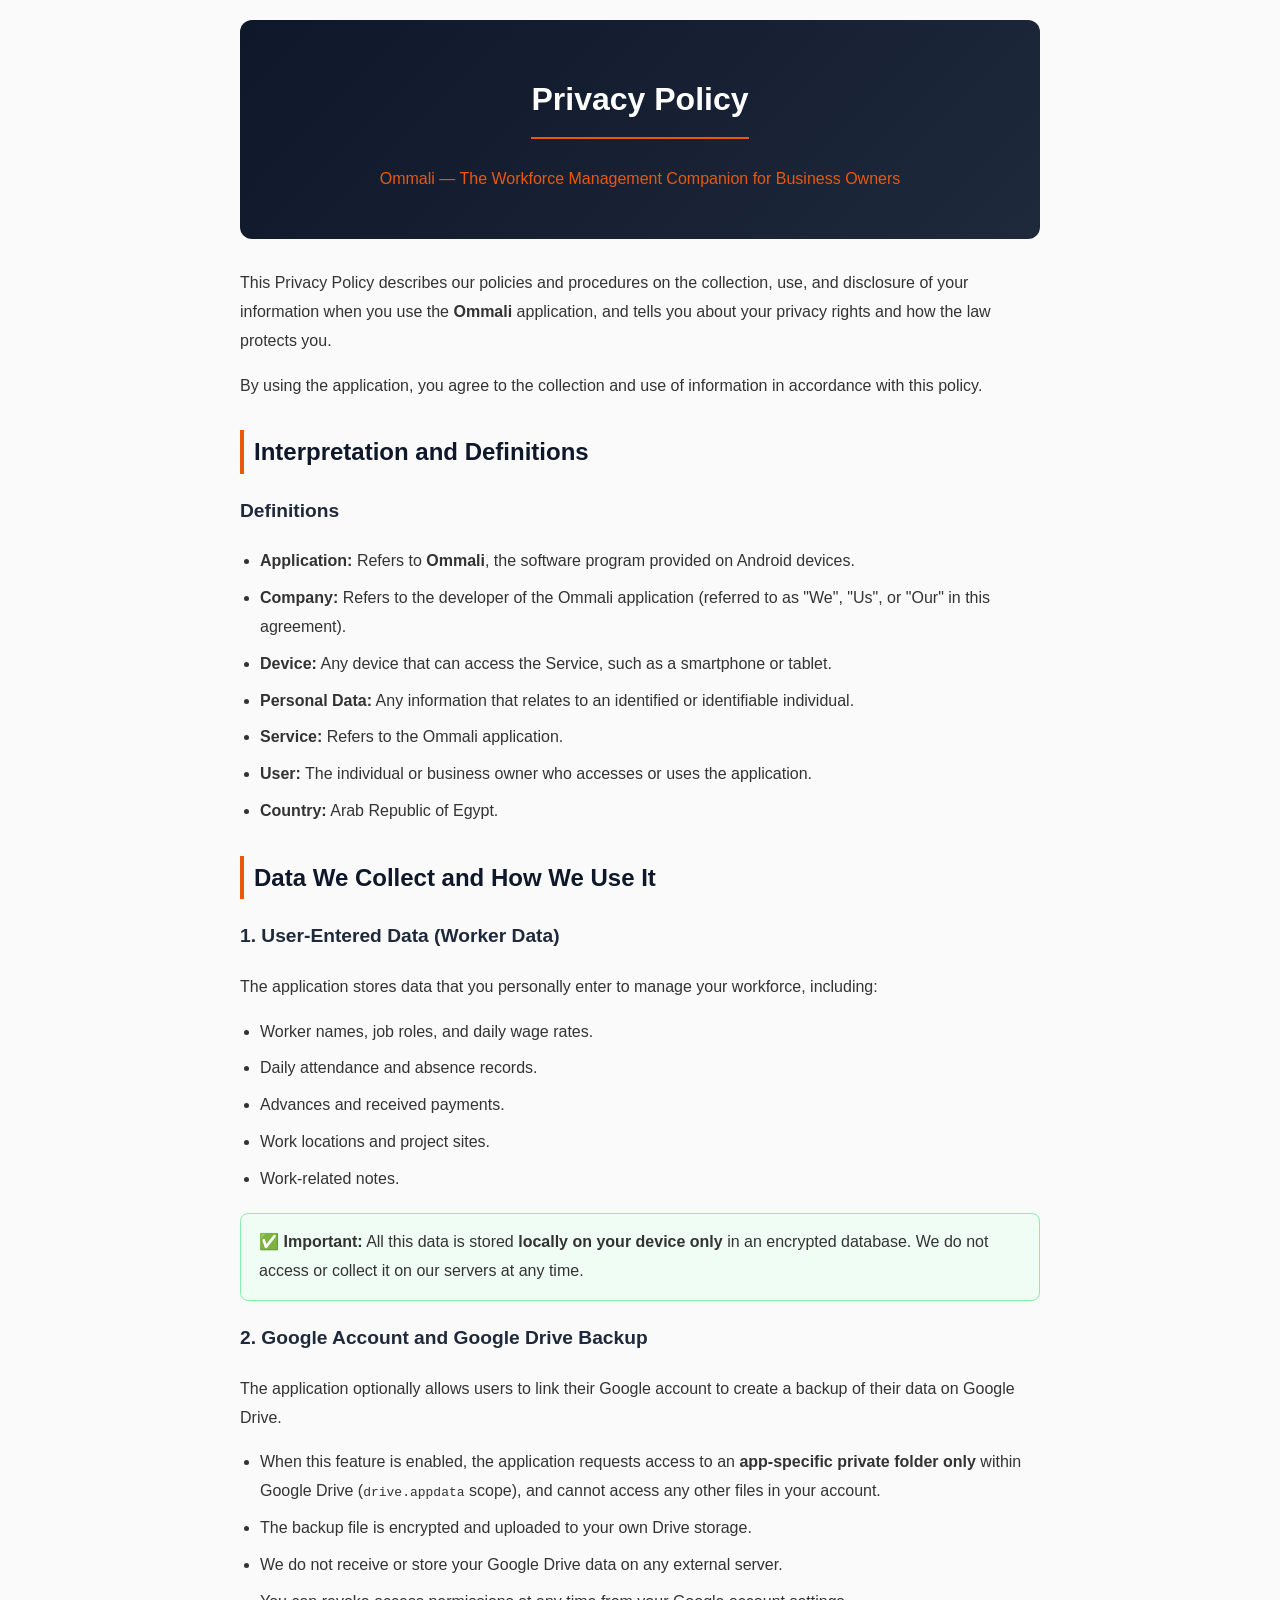
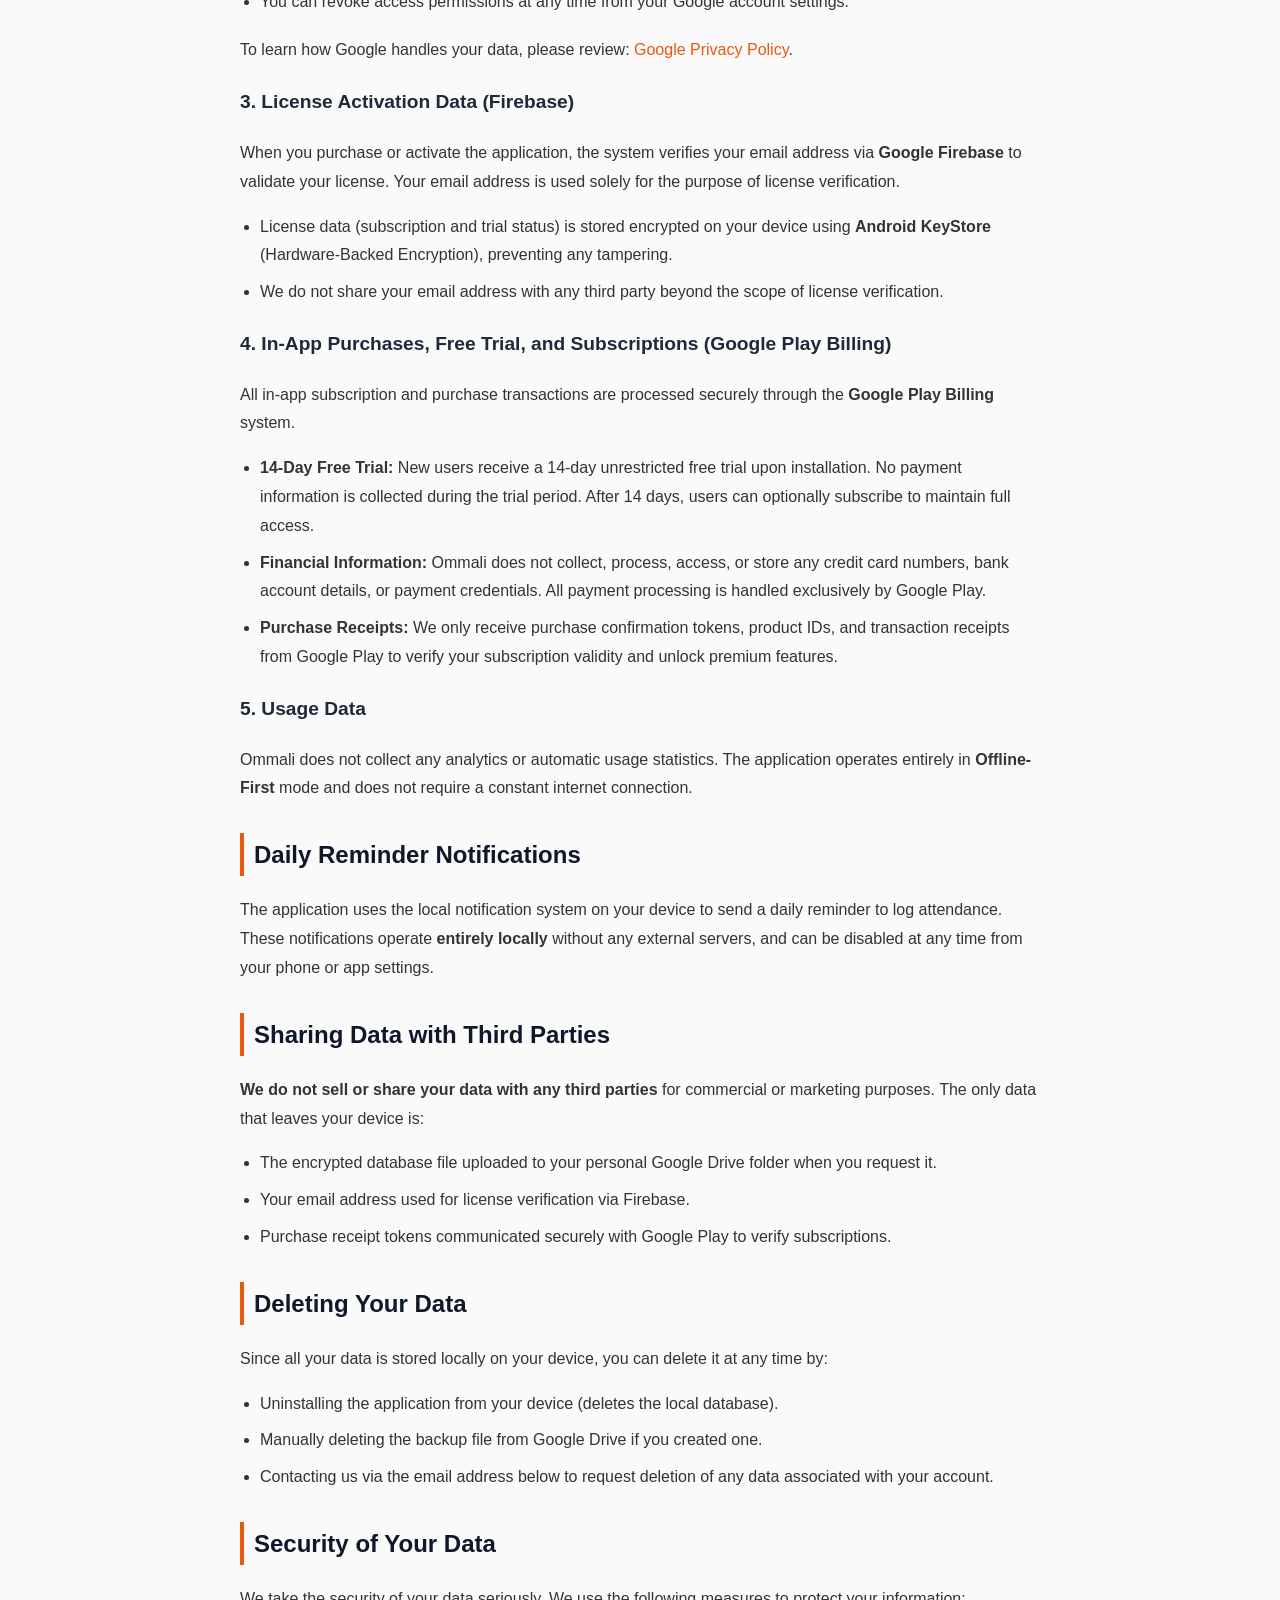
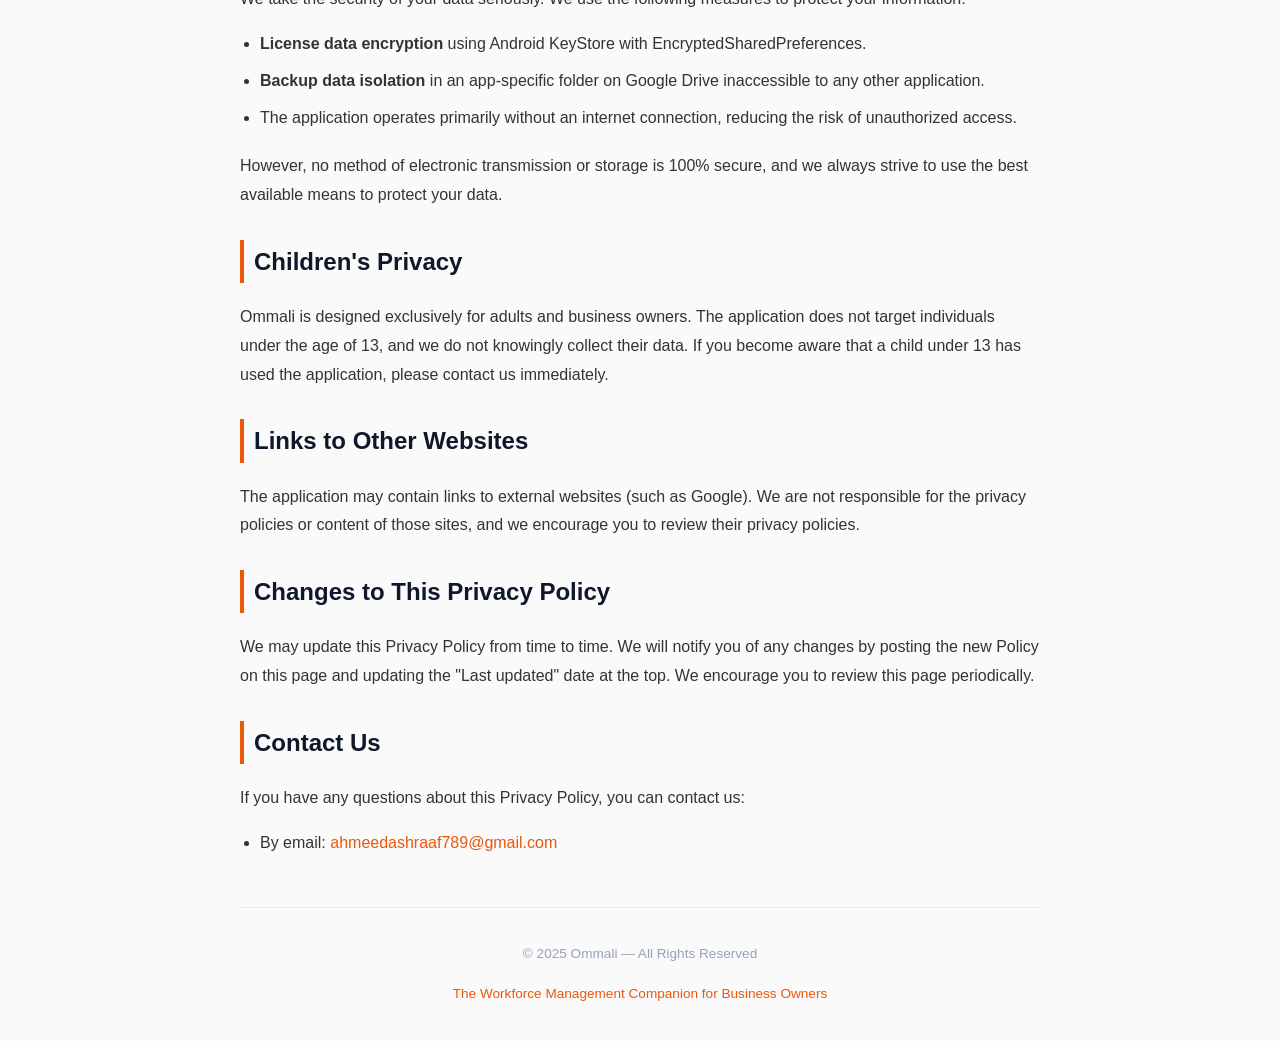
<file: privacy_policy.html>
<!DOCTYPE html>
<html lang="en">

<head>
    <meta charset="UTF-8">
    <meta name="viewport" content="width=device-width, initial-scale=1.0">
    <title>Privacy Policy - Ommali</title>
    <style>
        body {
            font-family: -apple-system, BlinkMacSystemFont, "Segoe UI", Roboto, Helvetica, Arial, sans-serif;
            line-height: 1.8;
            margin: 0 auto;
            padding: 20px;
            color: #333;
            max-width: 800px;
            background-color: #fafafa;
        }

        h1 {
            font-size: 2em;
            border-bottom: 2px solid #EA580C;
            padding-bottom: 10px;
            color: #0F172A;
        }

        h2 {
            font-size: 1.5em;
            margin-top: 30px;
            color: #0F172A;
            border-left: 4px solid #EA580C;
            padding-left: 10px;
        }

        h3 {
            font-size: 1.2em;
            margin-top: 20px;
            color: #1E293B;
        }

        a {
            color: #EA580C;
            text-decoration: none;
        }

        a:hover {
            text-decoration: underline;
        }

        ul {
            margin-bottom: 20px;
            padding-left: 20px;
        }

        li {
            margin-bottom: 8px;
        }

        p {
            margin-bottom: 15px;
        }

        .header-box {
            background: linear-gradient(135deg, #0F172A 0%, #1E293B 100%);
            color: white;
            padding: 30px;
            border-radius: 12px;
            margin-bottom: 30px;
            text-align: center;
        }

        .header-box h1 {
            color: white;
            border-bottom: 2px solid #EA580C;
            display: inline-block;
            padding-bottom: 8px;
        }

        .tagline {
            color: #EA580C;
            font-size: 1em;
            margin-top: 5px;
        }

        .last-updated {
            background: #FFF7ED;
            border: 1px solid #EA580C;
            border-radius: 8px;
            padding: 10px 16px;
            margin-bottom: 25px;
            font-size: 0.9em;
            color: #92400E;
        }

        .highlight-box {
            background: #F0FDF4;
            border: 1px solid #86EFAC;
            border-radius: 8px;
            padding: 14px 18px;
            margin: 15px 0;
        }

        footer {
            margin-top: 50px;
            padding-top: 20px;
            border-top: 1px solid #eaeaea;
            text-align: center;
            font-size: 0.85em;
            color: #94A3B8;
        }
    </style>
</head>

<body>

    <div class="header-box">
        <h1>Privacy Policy</h1>
        <p class="tagline">Ommali — The Workforce Management Companion for Business Owners</p>
    </div>

    <p>This Privacy Policy describes our policies and procedures on the collection, use, and disclosure of your
        information when you use the <strong>Ommali</strong> application, and tells you about your privacy rights and
        how the law protects you.</p>
    <p>By using the application, you agree to the collection and use of information in accordance with this policy.</p>

    <h2>Interpretation and Definitions</h2>

    <h3>Definitions</h3>
    <ul>
        <li><strong>Application:</strong> Refers to <strong>Ommali</strong>, the software program provided on Android
            devices.</li>
        <li><strong>Company:</strong> Refers to the developer of the Ommali application (referred to as "We", "Us", or
            "Our" in this agreement).</li>
        <li><strong>Device:</strong> Any device that can access the Service, such as a smartphone or tablet.</li>
        <li><strong>Personal Data:</strong> Any information that relates to an identified or identifiable individual.
        </li>
        <li><strong>Service:</strong> Refers to the Ommali application.</li>
        <li><strong>User:</strong> The individual or business owner who accesses or uses the application.</li>
        <li><strong>Country:</strong> Arab Republic of Egypt.</li>
    </ul>

    <h2>Data We Collect and How We Use It</h2>

    <h3>1. User-Entered Data (Worker Data)</h3>
    <p>The application stores data that you personally enter to manage your workforce, including:</p>
    <ul>
        <li>Worker names, job roles, and daily wage rates.</li>
        <li>Daily attendance and absence records.</li>
        <li>Advances and received payments.</li>
        <li>Work locations and project sites.</li>
        <li>Work-related notes.</li>
    </ul>
    <div class="highlight-box">
        ✅ <strong>Important:</strong> All this data is stored <strong>locally on your device only</strong> in an
        encrypted database. We do not access or collect it on our servers at any time.
    </div>

    <h3>2. Google Account and Google Drive Backup</h3>
    <p>The application optionally allows users to link their Google account to create a backup of their data on Google
        Drive.</p>
    <ul>
        <li>When this feature is enabled, the application requests access to an <strong>app-specific private folder
                only</strong> within Google Drive (<code>drive.appdata</code> scope), and cannot access any other files
            in your account.</li>
        <li>The backup file is encrypted and uploaded to your own Drive storage.</li>
        <li>We do not receive or store your Google Drive data on any external server.</li>
        <li>You can revoke access permissions at any time from your Google account settings.</li>
    </ul>
    <p>To learn how Google handles your data, please review: <a href="https://policies.google.com/privacy"
            target="_blank">Google Privacy Policy</a>.</p>

    <h3>3. License Activation Data (Firebase)</h3>
    <p>When you purchase or activate the application, the system verifies your email address via <strong>Google Firebase</strong> to
        validate your license. Your email address is used solely for the purpose of license verification.</p>
    <ul>
        <li>License data (subscription and trial status) is stored encrypted on your device using <strong>Android
                KeyStore</strong> (Hardware-Backed Encryption), preventing any tampering.</li>
        <li>We do not share your email address with any third party beyond the scope of license verification.</li>
    </ul>

    <h3>4. In-App Purchases, Free Trial, and Subscriptions (Google Play Billing)</h3>
    <p>All in-app subscription and purchase transactions are processed securely through the <strong>Google Play Billing</strong> system.</p>
    <ul>
        <li><strong>14-Day Free Trial:</strong> New users receive a 14-day unrestricted free trial upon installation. No payment information is collected during the trial period. After 14 days, users can optionally subscribe to maintain full access.</li>
        <li><strong>Financial Information:</strong> Ommali does not collect, process, access, or store any credit card numbers, bank account details, or payment credentials. All payment processing is handled exclusively by Google Play.</li>
        <li><strong>Purchase Receipts:</strong> We only receive purchase confirmation tokens, product IDs, and transaction receipts from Google Play to verify your subscription validity and unlock premium features.</li>
    </ul>

    <h3>5. Usage Data</h3>
    <p>Ommali does not collect any analytics or automatic usage statistics. The application operates entirely in
        <strong>Offline-First</strong> mode and does not require a constant internet connection.</p>

    <h2>Daily Reminder Notifications</h2>
    <p>The application uses the local notification system on your device to send a daily reminder to log attendance.
        These notifications operate <strong>entirely locally</strong> without any external servers, and can be disabled
        at any time from your phone or app settings.</p>

    <h2>Sharing Data with Third Parties</h2>
    <p><strong>We do not sell or share your data with any third parties</strong> for commercial or marketing purposes.
        The only data that leaves your device is:</p>
    <ul>
        <li>The encrypted database file uploaded to your personal Google Drive folder when you request it.</li>
        <li>Your email address used for license verification via Firebase.</li>
        <li>Purchase receipt tokens communicated securely with Google Play to verify subscriptions.</li>
    </ul>

    <h2>Deleting Your Data</h2>
    <p>Since all your data is stored locally on your device, you can delete it at any time by:</p>
    <ul>
        <li>Uninstalling the application from your device (deletes the local database).</li>
        <li>Manually deleting the backup file from Google Drive if you created one.</li>
        <li>Contacting us via the email address below to request deletion of any data associated with your account.</li>
    </ul>

    <h2>Security of Your Data</h2>
    <p>We take the security of your data seriously. We use the following measures to protect your information:</p>
    <ul>
        <li><strong>License data encryption</strong> using Android KeyStore with EncryptedSharedPreferences.</li>
        <li><strong>Backup data isolation</strong> in an app-specific folder on Google Drive inaccessible to any other
            application.</li>
        <li>The application operates primarily without an internet connection, reducing the risk of unauthorized access.
        </li>
    </ul>
    <p>However, no method of electronic transmission or storage is 100% secure, and we always strive to use the best
        available means to protect your data.</p>

    <h2>Children's Privacy</h2>
    <p>Ommali is designed exclusively for adults and business owners. The application does not target individuals under
        the age of 13, and we do not knowingly collect their data. If you become aware that a child under 13 has used
        the application, please contact us immediately.</p>

    <h2>Links to Other Websites</h2>
    <p>The application may contain links to external websites (such as Google). We are not responsible for the privacy
        policies or content of those sites, and we encourage you to review their privacy policies.</p>

    <h2>Changes to This Privacy Policy</h2>
    <p>We may update this Privacy Policy from time to time. We will notify you of any changes by posting the new Policy
        on this page and updating the "Last updated" date at the top. We encourage you to review this page periodically.
    </p>

    <h2>Contact Us</h2>
    <p>If you have any questions about this Privacy Policy, you can contact us:</p>
    <ul>
        <li>By email: <a href="mailto:ahmeedashraaf789@gmail.com">ahmeedashraaf789@gmail.com</a></li>
    </ul>

    <footer>
        <p>&copy; 2025 Ommali &mdash; All Rights Reserved</p>
        <p style="color: #EA580C;">The Workforce Management Companion for Business Owners</p>
    </footer>

</body>

</html>
</file>
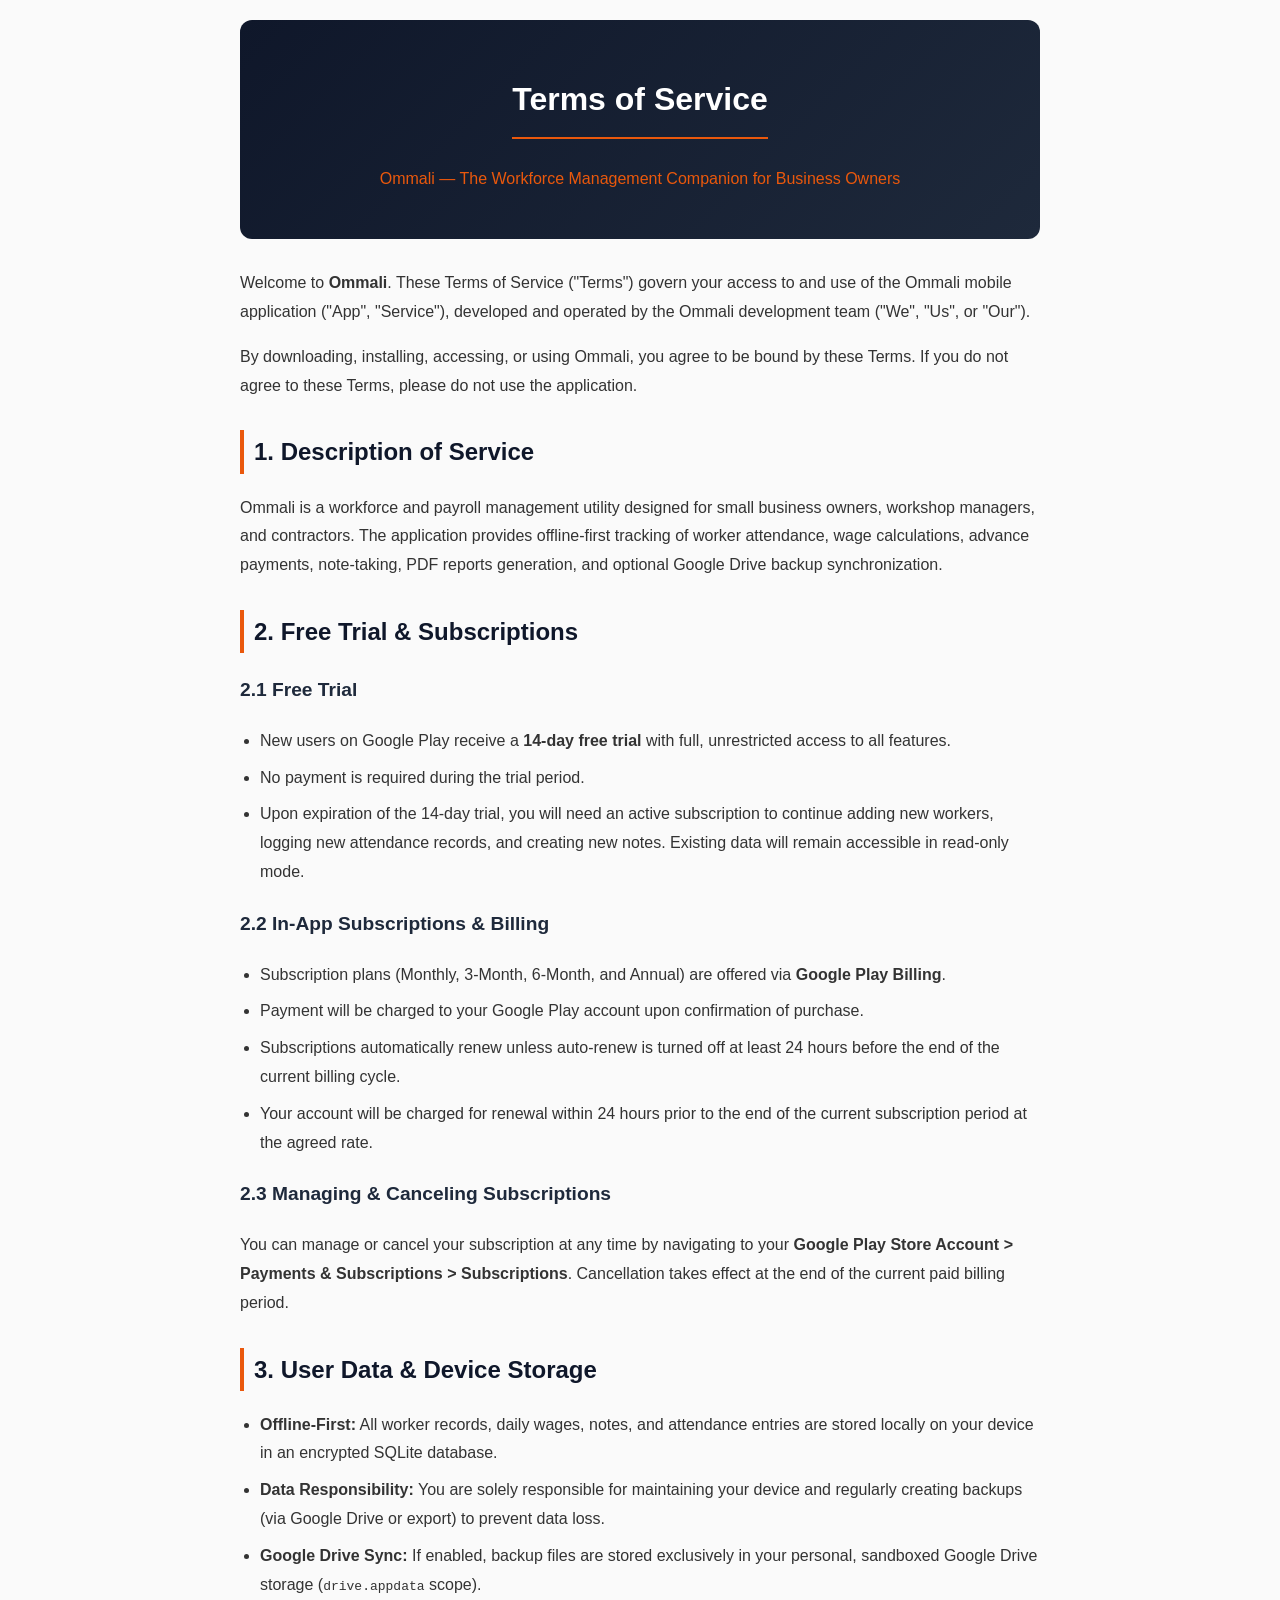
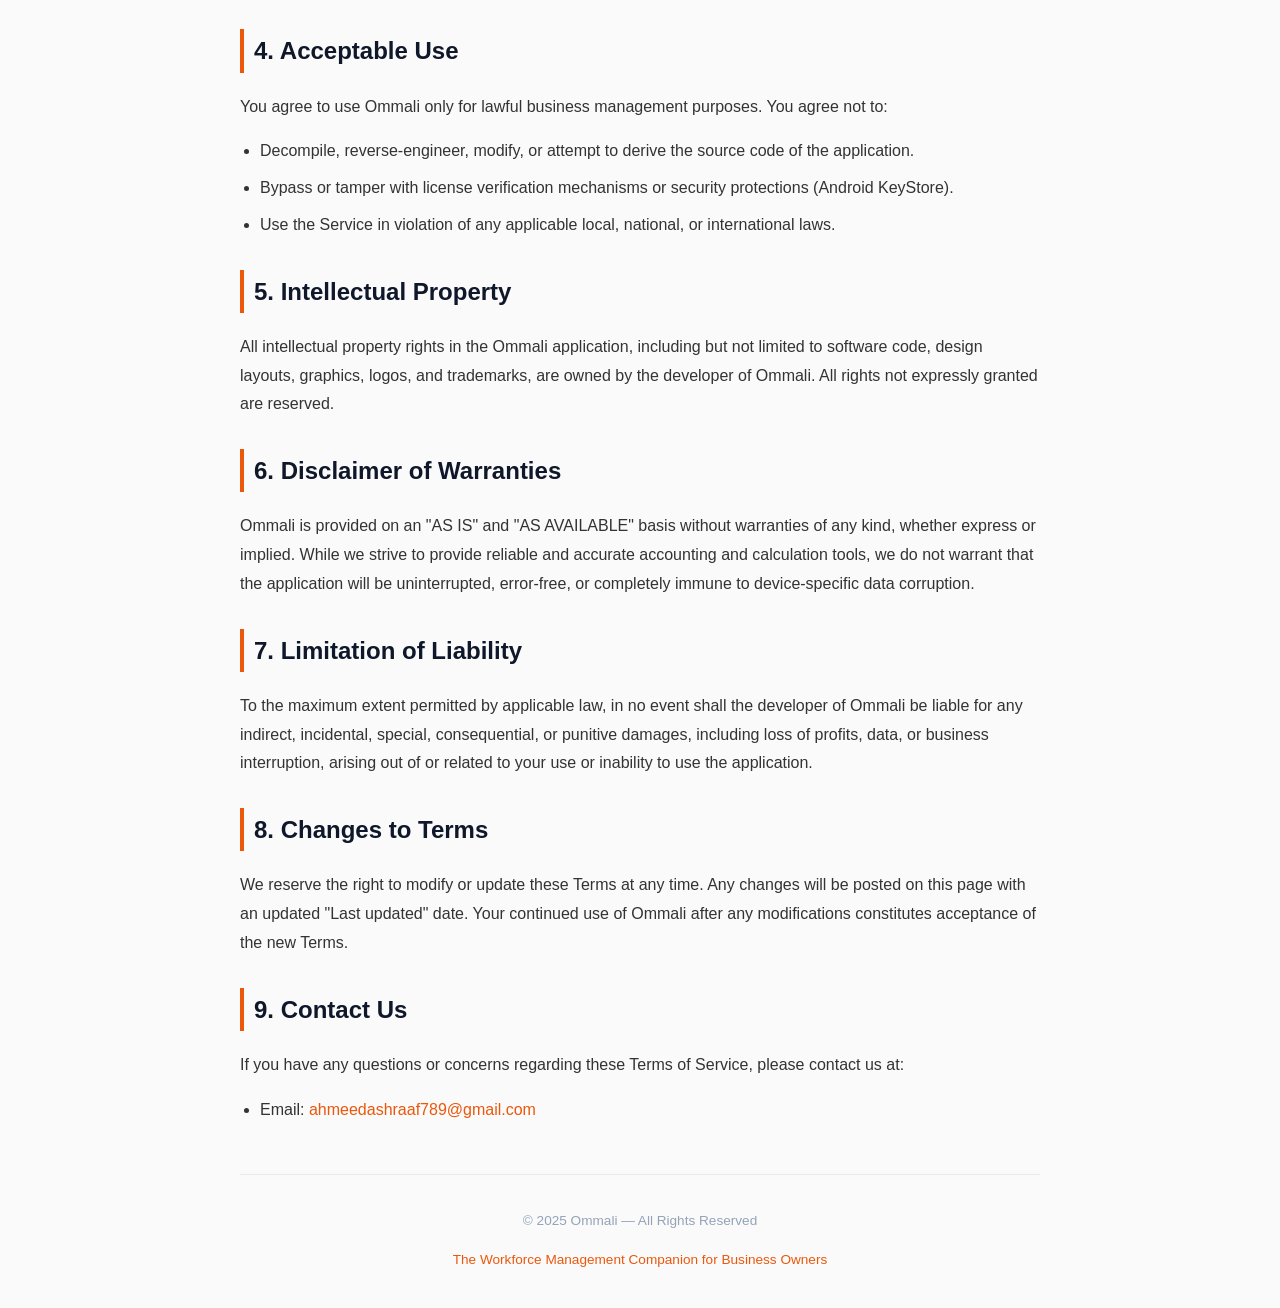
<file: terms_of_service.html>
<!DOCTYPE html>
<html lang="en">

<head>
    <meta charset="UTF-8">
    <meta name="viewport" content="width=device-width, initial-scale=1.0">
    <title>Terms of Service - Ommali</title>
    <style>
        body {
            font-family: -apple-system, BlinkMacSystemFont, "Segoe UI", Roboto, Helvetica, Arial, sans-serif;
            line-height: 1.8;
            margin: 0 auto;
            padding: 20px;
            color: #333;
            max-width: 800px;
            background-color: #fafafa;
        }

        h1 {
            font-size: 2em;
            border-bottom: 2px solid #EA580C;
            padding-bottom: 10px;
            color: #0F172A;
        }

        h2 {
            font-size: 1.5em;
            margin-top: 30px;
            color: #0F172A;
            border-left: 4px solid #EA580C;
            padding-left: 10px;
        }

        h3 {
            font-size: 1.2em;
            margin-top: 20px;
            color: #1E293B;
        }

        a {
            color: #EA580C;
            text-decoration: none;
        }

        a:hover {
            text-decoration: underline;
        }

        ul {
            margin-bottom: 20px;
            padding-left: 20px;
        }

        li {
            margin-bottom: 8px;
        }

        p {
            margin-bottom: 15px;
        }

        .header-box {
            background: linear-gradient(135deg, #0F172A 0%, #1E293B 100%);
            color: white;
            padding: 30px;
            border-radius: 12px;
            margin-bottom: 30px;
            text-align: center;
        }

        .header-box h1 {
            color: white;
            border-bottom: 2px solid #EA580C;
            display: inline-block;
            padding-bottom: 8px;
        }

        .tagline {
            color: #EA580C;
            font-size: 1em;
            margin-top: 5px;
        }

        .last-updated {
            background: #FFF7ED;
            border: 1px solid #EA580C;
            border-radius: 8px;
            padding: 10px 16px;
            margin-bottom: 25px;
            font-size: 0.9em;
            color: #92400E;
        }

        .highlight-box {
            background: #F0FDF4;
            border: 1px solid #86EFAC;
            border-radius: 8px;
            padding: 14px 18px;
            margin: 15px 0;
        }

        footer {
            margin-top: 50px;
            padding-top: 20px;
            border-top: 1px solid #eaeaea;
            text-align: center;
            font-size: 0.85em;
            color: #94A3B8;
        }
    </style>
</head>

<body>

    <div class="header-box">
        <h1>Terms of Service</h1>
        <p class="tagline">Ommali — The Workforce Management Companion for Business Owners</p>
    </div>


    <p>Welcome to <strong>Ommali</strong>. These Terms of Service ("Terms") govern your access to and use of the Ommali
        mobile application ("App", "Service"), developed and operated by the Ommali development team ("We", "Us", or
        "Our").</p>

    <p>By downloading, installing, accessing, or using Ommali, you agree to be bound by these Terms. If you do not agree
        to these Terms, please do not use the application.</p>

    <h2>1. Description of Service</h2>
    <p>Ommali is a workforce and payroll management utility designed for small business owners, workshop managers, and
        contractors. The application provides offline-first tracking of worker attendance, wage calculations, advance
        payments, note-taking, PDF reports generation, and optional Google Drive backup synchronization.</p>

    <h2>2. Free Trial & Subscriptions</h2>

    <h3>2.1 Free Trial</h3>
    <ul>
        <li>New users on Google Play receive a <strong>14-day free trial</strong> with full, unrestricted access to all
            features.</li>
        <li>No payment is required during the trial period.</li>
        <li>Upon expiration of the 14-day trial, you will need an active subscription to continue adding new workers,
            logging new attendance records, and creating new notes. Existing data will remain accessible in read-only
            mode.</li>
    </ul>

    <h3>2.2 In-App Subscriptions & Billing</h3>
    <ul>
        <li>Subscription plans (Monthly, 3-Month, 6-Month, and Annual) are offered via <strong>Google Play
                Billing</strong>.</li>
        <li>Payment will be charged to your Google Play account upon confirmation of purchase.</li>
        <li>Subscriptions automatically renew unless auto-renew is turned off at least 24 hours before the end of the
            current billing cycle.</li>
        <li>Your account will be charged for renewal within 24 hours prior to the end of the current subscription period
            at the agreed rate.</li>
    </ul>

    <h3>2.3 Managing & Canceling Subscriptions</h3>
    <p>You can manage or cancel your subscription at any time by navigating to your <strong>Google Play Store Account
            &gt; Payments &amp; Subscriptions &gt; Subscriptions</strong>. Cancellation takes effect at the end of the
        current paid billing period.</p>

    <h2>3. User Data & Device Storage</h2>
    <ul>
        <li><strong>Offline-First:</strong> All worker records, daily wages, notes, and attendance entries are stored
            locally on your device in an encrypted SQLite database.</li>
        <li><strong>Data Responsibility:</strong> You are solely responsible for maintaining your device and regularly
            creating backups (via Google Drive or export) to prevent data loss.</li>
        <li><strong>Google Drive Sync:</strong> If enabled, backup files are stored exclusively in your personal,
            sandboxed Google Drive storage (<code>drive.appdata</code> scope).</li>
    </ul>

    <h2>4. Acceptable Use</h2>
    <p>You agree to use Ommali only for lawful business management purposes. You agree not to:</p>
    <ul>
        <li>Decompile, reverse-engineer, modify, or attempt to derive the source code of the application.</li>
        <li>Bypass or tamper with license verification mechanisms or security protections (Android KeyStore).</li>
        <li>Use the Service in violation of any applicable local, national, or international laws.</li>
    </ul>

    <h2>5. Intellectual Property</h2>
    <p>All intellectual property rights in the Ommali application, including but not limited to software code, design
        layouts, graphics, logos, and trademarks, are owned by the developer of Ommali. All rights not expressly granted
        are reserved.</p>

    <h2>6. Disclaimer of Warranties</h2>
    <p>Ommali is provided on an "AS IS" and "AS AVAILABLE" basis without warranties of any kind, whether express or
        implied. While we strive to provide reliable and accurate accounting and calculation tools, we do not warrant
        that the application will be uninterrupted, error-free, or completely immune to device-specific data corruption.
    </p>

    <h2>7. Limitation of Liability</h2>
    <p>To the maximum extent permitted by applicable law, in no event shall the developer of Ommali be liable for any
        indirect, incidental, special, consequential, or punitive damages, including loss of profits, data, or business
        interruption, arising out of or related to your use or inability to use the application.</p>

    <h2>8. Changes to Terms</h2>
    <p>We reserve the right to modify or update these Terms at any time. Any changes will be posted on this page with an
        updated "Last updated" date. Your continued use of Ommali after any modifications constitutes acceptance of the
        new Terms.</p>

    <h2>9. Contact Us</h2>
    <p>If you have any questions or concerns regarding these Terms of Service, please contact us at:</p>
    <ul>
        <li>Email: <a href="mailto:ahmeedashraaf789@gmail.com">ahmeedashraaf789@gmail.com</a></li>
    </ul>

    <footer>
        <p>&copy; 2025 Ommali &mdash; All Rights Reserved</p>
        <p style="color: #EA580C;">The Workforce Management Companion for Business Owners</p>
    </footer>

</body>

</html>
</file>
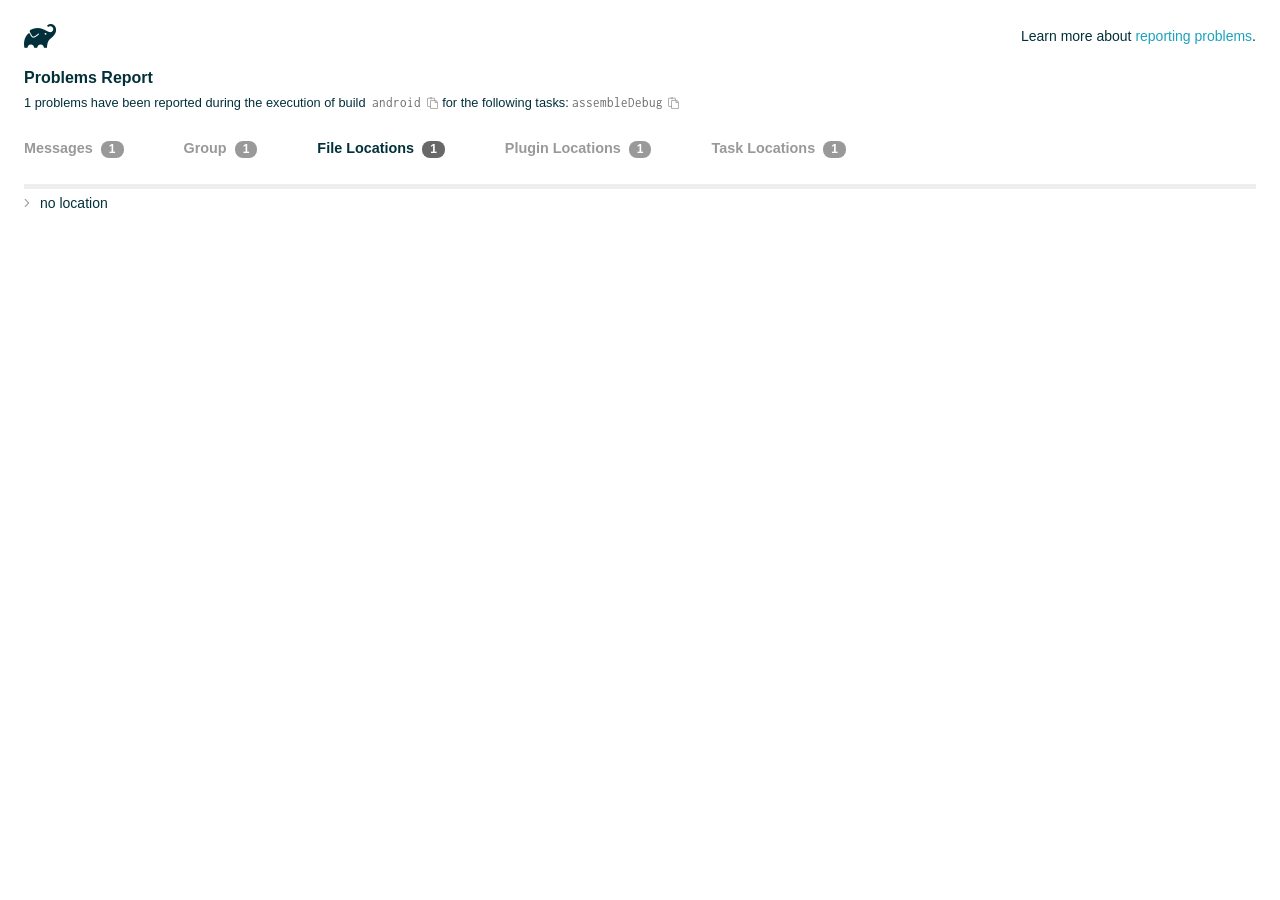
<file: android/build/reports/problems/problems-report.html>
<!DOCTYPE html>

<html lang="en">
<head>
    <!-- Required meta tags -->
    <meta charset="utf-8">
    <meta name="viewport" content="width=device-width, initial-scale=1, shrink-to-fit=no">

                    <style type="text/css">
                /*! normalize.css v7.0.0 | MIT License | github.com/necolas/normalize.css */
html {
    line-height: 1.15;
    -ms-text-size-adjust: 100%;
    -webkit-text-size-adjust: 100%
}

body {
    margin: 0
}

article, aside, footer, header, nav, section {
    display: block
}

h1 {
    font-size: 2em;
    margin: .67em 0
}

figcaption, figure, main {
    display: block
}

figure {
    margin: 1em 40px
}

hr {
    box-sizing: content-box;
    height: 0;
    overflow: visible
}

pre {
    font-family: monospace, monospace;
    font-size: 1em
}

a {
    background-color: transparent;
    -webkit-text-decoration-skip: objects
}

abbr[title] {
    border-bottom: none;
    text-decoration: underline;
    text-decoration: underline dotted
}

b, strong {
    font-weight: inherit
}

b, strong {
    font-weight: bolder
}

code, kbd, samp {
    font-family: monospace, monospace;
    font-size: 1em
}

dfn {
    font-style: italic
}

mark {
    background-color: #ff0;
    color: #000
}

small {
    font-size: 80%
}

sub, sup {
    font-size: 75%;
    line-height: 0;
    position: relative;
    vertical-align: baseline
}

sub {
    bottom: -.25em
}

sup {
    top: -.5em
}

audio, video {
    display: inline-block
}

audio:not([controls]) {
    display: none;
    height: 0
}

img {
    border-style: none
}

svg:not(:root) {
    overflow: hidden
}

button, input, optgroup, select, textarea {
    font-family: sans-serif;
    font-size: 100%;
    line-height: 1.15;
    margin: 0
}

button, input {
    overflow: visible
}

button, select {
    text-transform: none
}

[type=reset], [type=submit], button, html [type=button] {
    -webkit-appearance: button
}

[type=button]::-moz-focus-inner, [type=reset]::-moz-focus-inner, [type=submit]::-moz-focus-inner, button::-moz-focus-inner {
    border-style: none;
    padding: 0
}

[type=button]:-moz-focusring, [type=reset]:-moz-focusring, [type=submit]:-moz-focusring, button:-moz-focusring {
    outline: 1px dotted ButtonText
}

fieldset {
    padding: .35em .75em .625em
}

legend {
    box-sizing: border-box;
    color: inherit;
    display: table;
    max-width: 100%;
    padding: 0;
    white-space: normal
}

progress {
    display: inline-block;
    vertical-align: baseline
}

textarea {
    overflow: auto
}

[type=checkbox], [type=radio] {
    box-sizing: border-box;
    padding: 0
}

[type=number]::-webkit-inner-spin-button, [type=number]::-webkit-outer-spin-button {
    height: auto
}

[type=search] {
    -webkit-appearance: textfield;
    outline-offset: -2px
}

[type=search]::-webkit-search-cancel-button, [type=search]::-webkit-search-decoration {
    -webkit-appearance: none
}

::-webkit-file-upload-button {
    -webkit-appearance: button;
    font: inherit
}

details, menu {
    display: block
}

summary {
    display: list-item
}

canvas {
    display: inline-block
}

template {
    display: none
}

[hidden] {
    display: none
}

/* configuration cache styles */

.report-wrapper {
    margin: 0;
    padding: 0 24px;
}

.gradle-logo {
    width: 32px;
    height: 24px;
    background-image: url("[data-uri]");
    background-size: contain;
}

.header {
    display: flex;
    flex-wrap: wrap;
    top: 0;
    left: 0;
    width: 100%;
    padding-top: 24px;
    background-color: white;
}

.learn-more {
    margin-left: auto;
    align-self: center;
    font-size: 0.875rem;
    font-weight: normal;
}

.title {
    display: flex;
    align-items: center;
    padding: 18px 0 24px 0;
    flex: 1 0 100%;
}

.content {
    font-size: 0.875rem;
    white-space: nowrap;
}

.content ol:first-of-type {
    margin: 0;
}

.tree-btn {
    cursor: pointer;
    display: inline-block;
    width: 16px;
    height: 16px;
    background-size: contain;
    background-repeat: no-repeat;
    vertical-align: middle;
    margin-top: -0.2em;
}

.tree-btn.collapsed {
    background-image: url('data:image/svg+xml;utf8,<svg xmlns="http://www.w3.org/2000/svg" viewBox="0 0 192 512"><path d="M166.9 264.5l-117.8 116c-4.7 4.7-12.3 4.7-17 0l-7.1-7.1c-4.7-4.7-4.7-12.3 0-17L127.3 256 25.1 155.6c-4.7-4.7-4.7-12.3 0-17l7.1-7.1c4.7-4.7 12.3-4.7 17 0l117.8 116c4.6 4.7 4.6 12.3-.1 17z" fill="%23999999" stroke="%23999999"/></svg>');
}

.tree-btn.expanded {
    background-image: url('data:image/svg+xml;utf8,<svg xmlns="http://www.w3.org/2000/svg" viewBox="0 0 256 512"><path d="M119.5 326.9L3.5 209.1c-4.7-4.7-4.7-12.3 0-17l7.1-7.1c4.7-4.7 12.3-4.7 17 0L128 287.3l100.4-102.2c4.7-4.7 12.3-4.7 17 0l7.1 7.1c4.7 4.7 4.7 12.3 0 17L136.5 327c-4.7 4.6-12.3 4.6-17-.1z" fill="%23999999" stroke="%23999999"/></svg>');
}

ul .tree-btn {
    margin-right: 3px;
}

.leaf-icon {
    display: inline-block;
    width: 16px;
    height: 16px;
    background-image: url('data:image/svg+xml;utf8,<svg xmlns="http://www.w3.org/2000/svg" viewBox="0 0 256 512"><path d="M32 256 H224" stroke="%23999999" stroke-width="48" stroke-linecap="round"/></svg>');
    background-size: contain;
    background-repeat: no-repeat;
    vertical-align: middle;
    margin-top: -0.2em;
}

.invisible-text {
    user-select: all; /* Allow the text to be selectable */
    color: transparent; /* Hide the text */
    text-indent: -9999px; /* Move the text out of view */
    position: relative;
    white-space: pre; /* Preserve meaningful whitespace in the invisible text for copying */
}

.text-for-copy {
    display: inline-block;
}

.enum-icon {
    display: inline-block;
    width: 16px;
    height: 16px;
    background-image: url('data:image/svg+xml;utf8,<svg xmlns="http://www.w3.org/2000/svg" viewBox="0 0 1024 1024"><circle cx="512" cy="512" r="200" /></svg>');
    background-size: contain;
    background-repeat: no-repeat;
    vertical-align: middle;
    margin-inline-start: 0.5ex;
    margin-inline-end: 0.5ex;
    margin-top: -0.2em;
}

.error-icon {
    display: inline-block;
    width: 16px;
    height: 16px;
    background-image: url('data:image/svg+xml;utf8,<svg xmlns="http://www.w3.org/2000/svg" viewBox="0 0 320 512"><path d="M193.94 256L296.5 153.44l21.15-21.15c3.12-3.12 3.12-8.19 0-11.31l-22.63-22.63c-3.12-3.12-8.19-3.12-11.31 0L160 222.06 36.29 98.34c-3.12-3.12-8.19-3.12-11.31 0L2.34 120.97c-3.12 3.12-3.12 8.19 0 11.31L126.06 256 2.34 379.71c-3.12 3.12-3.12 8.19 0 11.31l22.63 22.63c3.12 3.12 8.19 3.12 11.31 0L160 289.94 262.56 392.5l21.15 21.15c3.12 3.12 8.19 3.12 11.31 0l22.63-22.63c3.12-3.12 3.12-8.19 0-11.31L193.94 256z" fill="%23FC461E" stroke="%23FC461E"/></svg>');
    background-size: contain;
    background-repeat: no-repeat;
    vertical-align: middle;
    margin-inline-start: 0.5ex;
    margin-inline-end: 0.5ex;
    margin-top: -0.2em;
}

.advice-icon {
    display: inline-block;
    width: 16px;
    height: 16px;
    background-image: url('data:image/svg+xml;utf8,<svg width="800px" height="800px" viewBox="-4.93 0 122.88 122.88" version="1.1" id="Layer_1" xmlns="http://www.w3.org/2000/svg" xmlns:xlink="http://www.w3.org/1999/xlink"  style="enable-background:new 0 0 113.01 122.88" xml:space="preserve"><g><path d="M44.13,102.06c-1.14,0.03-2.14-0.81-2.3-1.96c-0.17-1.2,0.64-2.31,1.82-2.54c-1.3-7.37-4.85-11.43-8.6-15.72 c-2.92-3.34-5.95-6.81-8.34-11.92c-2.35-5.03-3.64-10.23-3.6-15.63c0.05-5.4,1.42-10.96,4.4-16.71c0.02-0.04,0.04-0.07,0.06-0.11 l0,0c3.91-6.62,9.38-11.04,15.47-13.52c5.11-2.09,10.66-2.8,16.1-2.3c5.42,0.5,10.73,2.2,15.37,4.94 c5.9,3.49,10.75,8.67,13.42,15.21c1.44,3.54,2.42,7.49,2.54,11.82c0.12,4.31-0.62,8.96-2.61,13.88 c-2.66,6.59-6.18,10.68-9.47,14.51c-3.03,3.53-5.85,6.81-7.42,11.84c0.89,0.21,1.59,0.94,1.73,1.9c0.17,1.24-0.7,2.39-1.94,2.56 l-0.77,0.11c-0.14,1.09-0.23,2.26-0.27,3.51l0.25-0.04c1.24-0.17,2.39,0.7,2.56,1.94c0.17,1.24-0.7,2.39-1.94,2.56l-0.78,0.11 c0.01,0.15,0.02,0.3,0.03,0.45l0,0c0.07,0.88,0.08,1.73,0.03,2.54l0.13-0.02c1.25-0.15,2.38,0.74,2.54,1.98 c0.15,1.25-0.74,2.38-1.98,2.54l-1.68,0.21c-1.2,3.11-3.34,5.48-5.87,6.94c-1.74,1.01-3.67,1.59-5.61,1.71 c-1.97,0.12-3.96-0.25-5.78-1.13c-2.08-1.02-3.94-2.71-5.29-5.14c-0.65-0.33-1.13-0.97-1.23-1.75c-0.04-0.31-0.01-0.61,0.07-0.89 c-0.39-1.16-0.68-2.43-0.87-3.83l-0.07,0.01c-1.24,0.17-2.39-0.7-2.56-1.94c-0.17-1.24,0.7-2.39,1.94-2.56l0.54-0.08 C44.19,104.32,44.18,103.16,44.13,102.06L44.13,102.06z M2.18,58.86C1.01,58.89,0.04,57.98,0,56.81c-0.04-1.17,0.88-2.14,2.05-2.18 l8.7-0.3c1.17-0.04,2.14,0.88,2.18,2.05c0.04,1.17-0.88,2.14-2.05,2.18L2.18,58.86L2.18,58.86z M110.68,50.25 c1.16-0.12,2.2,0.73,2.32,1.89c0.12,1.16-0.73,2.2-1.89,2.32l-8.66,0.91c-1.16,0.12-2.2-0.73-2.32-1.89 c-0.12-1.16,0.73-2.2,1.89-2.32L110.68,50.25L110.68,50.25z M94.91,14.78c0.65-0.97,1.96-1.23,2.93-0.58 c0.97,0.65,1.23,1.96,0.58,2.93l-4.84,7.24c-0.65,0.97-1.96,1.23-2.93,0.58c-0.97-0.65-1.23-1.96-0.58-2.93L94.91,14.78 L94.91,14.78z M57.63,2.06c0.03-1.17,1-2.09,2.16-2.06c1.17,0.03,2.09,1,2.06,2.16l-0.22,8.7c-0.03,1.17-1,2.09-2.16,2.06 c-1.17-0.03-2.09-1-2.06-2.16L57.63,2.06L57.63,2.06z M13.88,15.53c-0.86-0.8-0.9-2.14-0.11-2.99c0.8-0.86,2.14-0.9,2.99-0.11 l6.37,5.94c0.86,0.8,0.9,2.14,0.11,2.99c-0.8,0.86-2.14,0.9-2.99,0.11L13.88,15.53L13.88,15.53z M47.88,96.95l18.49-2.63 c1.59-6.7,5.05-10.73,8.8-15.08c3.08-3.58,6.36-7.4,8.76-13.34c1.76-4.35,2.41-8.43,2.31-12.19c-0.1-3.75-0.96-7.21-2.24-10.34 c-2.3-5.63-6.51-10.11-11.65-13.15c-4.11-2.43-8.8-3.94-13.59-4.37c-4.77-0.44-9.64,0.19-14.13,2.02 c-5.26,2.15-9.99,5.97-13.39,11.72c-2.64,5.12-3.86,10.02-3.9,14.73c-0.04,4.74,1.11,9.33,3.2,13.8c2.13,4.56,4.97,7.8,7.69,10.92 C42.47,83.9,46.48,88.49,47.88,96.95L47.88,96.95z M65.62,99.02l-17.27,2.45c0.05,1.1,0.07,2.25,0.05,3.47l17.05-2.42 C65.47,101.29,65.52,100.12,65.62,99.02L65.62,99.02z M48.49,109.52c0.12,0.92,0.3,1.76,0.53,2.54l16.55-2.04 c0.11-0.86,0.13-1.77,0.05-2.74l0,0l0-0.02l-0.01-0.17L48.49,109.52L48.49,109.52z M51.37,116.36c0.64,0.67,1.35,1.19,2.1,1.55 c1.15,0.56,2.42,0.79,3.67,0.72c1.29-0.08,2.57-0.47,3.74-1.15c1.1-0.64,2.09-1.53,2.88-2.65L51.37,116.36L51.37,116.36z"/></g></svg>');
    background-size: contain;
    background-repeat: no-repeat;
    vertical-align: middle;
    margin-inline-start: 0.5ex;
    margin-inline-end: 0.5ex;
    margin-top: -0.2em;
}

.warning-icon {
    display: inline-block;
    width: 13px;
    height: 13px;
    background-image: url('data:image/svg+xml;utf8,<svg xmlns="http://www.w3.org/2000/svg" viewBox="0 0 576 512"><path d="M270.2 160h35.5c3.4 0 6.1 2.8 6 6.2l-7.5 196c-.1 3.2-2.8 5.8-6 5.8h-20.5c-3.2 0-5.9-2.5-6-5.8l-7.5-196c-.1-3.4 2.6-6.2 6-6.2zM288 388c-15.5 0-28 12.5-28 28s12.5 28 28 28 28-12.5 28-28-12.5-28-28-28zm281.5 52L329.6 24c-18.4-32-64.7-32-83.2 0L6.5 440c-18.4 31.9 4.6 72 41.6 72H528c36.8 0 60-40 41.5-72zM528 480H48c-12.3 0-20-13.3-13.9-24l240-416c6.1-10.6 21.6-10.7 27.7 0l240 416c6.2 10.6-1.5 24-13.8 24z" fill="%23DEAD22" stroke="%23DEAD22"/></svg>');
    background-size: contain;
    background-repeat: no-repeat;
    vertical-align: middle;
    margin-inline-start: 0.3ex;
    margin-inline-end: 1.1ex;
    margin-top: -0.1em;
}

.documentation-button {
    cursor: pointer;
    display: inline-block;
    width: 13px;
    height: 13px;
    background-image: url('data:image/svg+xml;utf8,<svg xmlns="http://www.w3.org/2000/svg" viewBox="0 0 512 512"><path d="M256 340c-15.464 0-28 12.536-28 28s12.536 28 28 28 28-12.536 28-28-12.536-28-28-28zm7.67-24h-16c-6.627 0-12-5.373-12-12v-.381c0-70.343 77.44-63.619 77.44-107.408 0-20.016-17.761-40.211-57.44-40.211-29.144 0-44.265 9.649-59.211 28.692-3.908 4.98-11.054 5.995-16.248 2.376l-13.134-9.15c-5.625-3.919-6.86-11.771-2.645-17.177C185.658 133.514 210.842 116 255.67 116c52.32 0 97.44 29.751 97.44 80.211 0 67.414-77.44 63.849-77.44 107.408V304c0 6.627-5.373 12-12 12zM256 40c118.621 0 216 96.075 216 216 0 119.291-96.61 216-216 216-119.244 0-216-96.562-216-216 0-119.203 96.602-216 216-216m0-32C119.043 8 8 119.083 8 256c0 136.997 111.043 248 248 248s248-111.003 248-248C504 119.083 392.957 8 256 8z" fill="%23999999" stroke="%23999999"/></svg>');
    background-size: contain;
    background-repeat: no-repeat;
    vertical-align: middle;
    margin-inline-start: 0.5ex;
    margin-inline-end: 0.5ex;
    margin-top: -0.2em;
}

.documentation-button::selection {
    color: transparent;
}

.documentation-button:hover {
    color: transparent;
}

.copy-button {
    cursor: pointer;
    display: inline-block;
    width: 12px;
    height: 12px;
    background-image: url('data:image/svg+xml;utf8,<svg xmlns="http://www.w3.org/2000/svg" viewBox="0 0 448 512"><path d="M433.941 193.941l-51.882-51.882A48 48 0 0 0 348.118 128H320V80c0-26.51-21.49-48-48-48h-66.752C198.643 13.377 180.858 0 160 0s-38.643 13.377-45.248 32H48C21.49 32 0 53.49 0 80v288c0 26.51 21.49 48 48 48h80v48c0 26.51 21.49 48 48 48h224c26.51 0 48-21.49 48-48V227.882a48 48 0 0 0-14.059-33.941zm-22.627 22.627a15.888 15.888 0 0 1 4.195 7.432H352v-63.509a15.88 15.88 0 0 1 7.431 4.195l51.883 51.882zM160 30c9.941 0 18 8.059 18 18s-8.059 18-18 18-18-8.059-18-18 8.059-18 18-18zM48 384c-8.822 0-16-7.178-16-16V80c0-8.822 7.178-16 16-16h66.752c6.605 18.623 24.389 32 45.248 32s38.643-13.377 45.248-32H272c8.822 0 16 7.178 16 16v48H176c-26.51 0-48 21.49-48 48v208H48zm352 96H176c-8.822 0-16-7.178-16-16V176c0-8.822 7.178-16 16-16h144v72c0 13.2 10.8 24 24 24h72v208c0 8.822-7.178 16-16 16z" fill="%23999999" stroke="%23999999"/></svg>');
    background-size: contain;
    background-repeat: no-repeat;
    vertical-align: middle;
    margin-inline-start: 0.5ex;
    margin-top: -0.2em;
}

.groups{
    display: flex;
    border-bottom: 1px solid #EDEEEF;
    flex: 1 0 100%;
}

.uncategorized {
    display: flex;
    border-top: 4px solid #EDEEEF;
    flex: 1 0 100%;
}

.group-selector {
    padding: 0 52px 24px 0;
    font-size: 0.9rem;
    font-weight: bold;
    color: #999999;
    cursor: pointer;
}

.group-selector__count {
    margin: 0 8px;
    border-radius: 8px;
    background-color: #999;
    color: #fff;
    padding: 1px 8px 2px;
    font-size: 0.75rem;
}

.group-selector--active {
    color: #02303A;
    cursor: auto;
}

.group-selector--active .group-selector__count {
    background-color: #686868;
}

.group-selector--disabled {
    cursor: not-allowed;
}

.accordion-header {
    cursor: pointer;
}

.container {
    padding-left: 0.5em;
    padding-right: 0.5em;
}

.stacktrace {
    border-radius: 4px;
    overflow-x: auto;
    padding: 0.5rem;
    margin-bottom: 0;
    min-width: 1000px;
}

/* Lato (bold, regular) */
@font-face {
    font-display: swap;
    font-family: Lato;
    font-weight: 500;
    font-style: normal;
    src: url("https://assets.gradle.com/lato/fonts/lato-semibold/lato-semibold.woff2") format("woff2"),
    url("https://assets.gradle.com/lato/fonts/lato-semibold/lato-semibold.woff") format("woff");
}

@font-face {
    font-display: swap;
    font-family: Lato;
    font-weight: bold;
    font-style: normal;
    src: url("https://assets.gradle.com/lato/fonts/lato-bold/lato-bold.woff2") format("woff2"),
    url("https://assets.gradle.com/lato/fonts/lato-bold/lato-bold.woff") format("woff");
}

* {
    -webkit-box-sizing: border-box;
    -moz-box-sizing: border-box;
    box-sizing: border-box;
}

html,
body {
    margin: 0;
    padding: 0;
}

html {
    font-family: "Lato", "Helvetica Neue", Arial, sans-serif;
    font-size: 16px;
    font-weight: 400;
    line-height: 1.5;
}

body {
    color: #02303A;
    background-color: #ffffff;
    -webkit-text-size-adjust: 100%;
    -ms-text-size-adjust: 100%;
    -webkit-font-smoothing: antialiased;
}


/* typography */
h1, h2, h3, h4, h5, h6 {
    color: #02303A;
    text-rendering: optimizeLegibility;
    margin: 0;
}

h1 {
    font-size: 1rem;
}

h2 {
    font-size: 0.9rem;
}

h3 {
    font-size: 1.125rem;
}

h4, h5, h6 {
    font-size: 0.875rem;
}

h1 code {
    font-weight: bold;
}

ul, ol, dl {
    list-style-position: outside;
    line-height: 1.6;
    padding: 0;
    margin: 0 0 0 20px;
    list-style-type: none;
}

li {
    line-height: 2;
}

a {
    color: #1DA2BD;
    text-decoration: none;
    transition: all 0.3s ease, visibility 0s;
}

a:hover {
    color: #35c1e4;
}

/* code */
code, pre {
    font-family: Inconsolata, Monaco, "Courier New", monospace;
    font-style: normal;
    font-variant-ligatures: normal;
    font-variant-caps: normal;
    font-variant-numeric: normal;
    font-variant-east-asian: normal;
    font-weight: normal;
    font-stretch: normal;
    color: #686868;
}

*:not(pre) > code {
    letter-spacing: 0;
    padding: 0.1em 0.5ex;
    text-rendering: optimizeSpeed;
    word-spacing: -0.15em;
    word-wrap: break-word;
}

pre {
    font-size: 0.75rem;
    line-height: 1.8;
    margin-top: 0;
    margin-bottom: 1.5em;
    padding: 1rem;
}

pre code {
    background-color: transparent;
    color: inherit;
    line-height: 1.8;
    font-size: 100%;
    padding: 0;
}

a code {
    color: #1BA8CB;
}

pre.code, pre.programlisting, pre.screen, pre.tt {
    background-color: #f7f7f8;
    border-radius: 4px;
    font-size: 1em;
    line-height: 1.45;
    margin-bottom: 1.25em;
    overflow-x: auto;
    padding: 1rem;
}

li em, p em {
    padding: 0 1px;
}

code em, tt em {
    text-decoration: none;
}

code + .copy-button {
    margin-inline-start: 0.2ex;
}

.java-exception {
    font-size: 0.75rem;
    padding-left: 24px;
}

.java-exception ul {
    margin: 0;
    line-height: inherit;
}

.java-exception code {
    white-space: pre;
}

.java-exception-part-toggle {
    user-select: none;
    cursor: pointer;
    border-radius: 2px;
    padding: 0.1em 0.2em;
    background: azure;
    color: #686868;
}

                </style>
    <!-- Inconsolata is used as a default monospace font in the report. -->
    <link rel="stylesheet" href="https://fonts.googleapis.com/css?family=Inconsolata:400,700" />

    <title>Gradle Configuration Cache</title>
</head>
<body>

<div id="playground"></div>

<div class="report" id="report">
    Loading...
</div>

<script type="text/javascript">
function configurationCacheProblems() { return (
// begin-report-data
{"diagnostics":[{"locations":[{"pluginId":"kotlin-android"}],"problem":[{"text":"Deprecated 'org.jetbrains.kotlin.android' plugin usage"}],"severity":"WARNING","problemDetails":[{"text":"The 'org.jetbrains.kotlin.android' plugin in project ':app' is no longer required for Kotlin support since AGP 9.0."}],"contextualLabel":"Deprecated 'org.jetbrains.kotlin.android' plugin usage","documentationLink":"https://kotl.in/gradle/agp-built-in-kotlin","problemId":[{"name":"kgp:deprecation","displayName":"Kotlin Gradle Plugin Deprecation"},{"name":"kotlin","displayName":"Kotlin"},{"name":"deprecated-kotlin-android-plugin","displayName":"Deprecated 'org.jetbrains.kotlin.android' plugin usage"}],"solutions":[[{"text":"Remove both `android.builtInKotlin=true` and `android.newDsl=false` from `gradle.properties`, then migrate to built-in Kotlin."}]]}],"problemsReport":{"totalProblemCount":1,"buildName":"android","requestedTasks":"assembleDebug","documentationLink":"https://docs.gradle.org/9.3.1/userguide/reporting_problems.html","documentationLinkCaption":"Problem report","summaries":[]}}
// end-report-data
);}
</script>
                <script type="text/javascript">
                !function(n,t){"object"==typeof exports&&"object"==typeof module?module.exports=t():"function"==typeof define&&define.amd?define([],t):"object"==typeof exports?exports["configuration-cache-report"]=t():n["configuration-cache-report"]=t()}(globalThis,()=>{return void 0===Math.imul&&(Math.imul=function(n,t){return(4294901760&n)*(65535&t)+(65535&n)*(0|t)|0}),void 0===ArrayBuffer.isView&&(ArrayBuffer.isView=function(n){return null!=n&&null!=n.__proto__&&n.__proto__.__proto__===Int8Array.prototype.__proto__}),void 0===Array.prototype.fill&&Object.defineProperty(Array.prototype,"fill",{value:function(n){if(null==this)throw new TypeError("this is null or not defined");for(var t=Object(this),r=t.length>>>0,i=0|arguments[1],e=i<0?Math.max(r+i,0):Math.min(i,r),u=arguments[2],o=void 0===u?r:0|u,a=o<0?Math.max(r+o,0):Math.min(o,r);e<a;)t[e]=n,e++;return t}}),[Int8Array,Int16Array,Uint16Array,Int32Array,Float32Array,Float64Array].forEach(function(n){void 0===n.prototype.fill&&Object.defineProperty(n.prototype,"fill",{value:Array.prototype.fill})}),void 0===Math.clz32&&(Math.clz32=(n=Math.log,t=Math.LN2,function(r){var i=r>>>0;return 0===i?32:31-(n(i)/t|0)|0})),globalThis["org.gradle.buildtool.internal:configuration-cache-report"]=function(n){"use strict";var t,r,i,e,u,o,a,f,s,c,h,l,_,v,g,d,w,b,m,p,k,y,q,j,B,C,x,P,S,I,z,T,L,E,M,N,A,F,D,O,R,H,$,G,U,Q,V,W,Y,K,Z,J,X,nn,tn,rn,en,un,on,an,fn,sn,cn,hn,ln,_n,vn,gn,dn,wn,bn,mn,pn,kn,yn,qn,jn,Bn,Cn,xn,Pn,Sn,In,zn,Tn,Ln=Math.imul,En=ArrayBuffer.isView,Mn=Math.clz32;function Nn(){}function An(){}function Fn(){}function Dn(n,t){if(!(t>=0))throw ue($t("Requested element count "+t+" is less than zero."));return function(n,t){if(!(t>=0))throw ue($t("Requested element count "+t+" is less than zero."));if(0===t)return ou();if(t>=n.length)return function(n){switch(n.length){case 0:return ou();case 1:return $r(n[0]);default:return function(n){return oi(function(n,t){return new hu(n,t=t!==b&&t)}(n))}(n)}}(n);if(1===t)return $r(n[0]);var r=0,i=ui(t),e=0,u=n.length;n:for(;e<u;){var o=n[e];if(e=e+1|0,i.h(o),(r=r+1|0)===t)break n}return i}(n,tt(n.length-t|0,0))}function On(n,t,r,i,e,u,o){return t=t===b?", ":t,r=r===b?"":r,i=i===b?"":i,e=e===b?-1:e,u=u===b?"...":u,o=o===b?null:o,function(n,t,r,i,e,u,o,a){r=r===b?", ":r,i=i===b?"":i,e=e===b?"":e,u=u===b?-1:u,o=o===b?"...":o,a=a===b?null:a,t.i(i);var f=0,s=0,c=n.length;n:for(;s<c;){var h=n[s];if(s=s+1|0,(f=f+1|0)>1&&t.i(r),!(u<0||f<=u))break n;Tu(t,h,a)}return u>=0&&f>u&&t.i(o),t.i(e),t}(n,Le(),t,r,i,e,u,o).toString()}function Rn(n){return n.length-1|0}function Hn(n,t,r,i,e,u,o){return t=t===b?", ":t,r=r===b?"":r,i=i===b?"":i,e=e===b?-1:e,u=u===b?"...":u,o=o===b?null:o,$n(n,Le(),t,r,i,e,u,o).toString()}function $n(n,t,r,i,e,u,o,a){r=r===b?", ":r,i=i===b?"":i,e=e===b?"":e,u=u===b?-1:u,o=o===b?"...":o,a=a===b?null:a,t.i(i);var f=0,s=n.j();n:for(;s.k();){var c=s.l();if((f=f+1|0)>1&&t.i(r),!(u<0||f<=u))break n;Tu(t,c,a)}return u>=0&&f>u&&t.i(o),t.i(e),t}function Gn(n){return new nt(n)}function Un(n){if(n.m())throw we("List is empty.");return n.n(0)}function Qn(n){if(zr(n,vt)){var t;switch(n.o()){case 0:t=ou();break;case 1:t=$r(zr(n,_t)?n.n(0):n.j().l());break;default:t=Vn(n)}return t}return au(Zn(n))}function Vn(n){return oi(n)}function Wn(n){if(zr(n,vt)&&n.o()<=1)return Qn(n);var t=Zn(n);return function(n){var t=(n.o()/2|0)-1|0;if(t<0)return k;var r=fu(n),i=0;if(i<=t)do{var e=i;i=i+1|0;var u=n.n(e);n.z1(e,n.n(r)),n.z1(r,u),r=r-1|0}while(e!==t)}(t),t}function Yn(n,t){if(!(t>=0))throw ue($t("Requested element count "+t+" is less than zero."));return function(n,t){if(!(t>=0))throw ue($t("Requested element count "+t+" is less than zero."));if(0===t)return ou();if(zr(n,vt)){if(t>=n.o())return Qn(n);if(1===t)return $r(function(n){if(zr(n,_t))return Un(n);var t=n.j();if(!t.k())throw we("Collection is empty.");return t.l()}(n))}var r=0,i=ui(t),e=n.j();n:for(;e.k();){var u=e.l();if(i.h(u),(r=r+1|0)===t)break n}return au(i)}(n,tt(n.o()-t|0,0))}function Kn(n,t){if(!(t>=0))throw ue($t("Requested element count "+t+" is less than zero."));if(0===t)return ou();var r=n.o();if(t>=r)return Qn(n);if(1===t)return $r(Jn(n));var i=ui(t);if(zr(n,Yi)){var e=r-t|0;if(e<r)do{var u=e;e=e+1|0,i.h(n.n(u))}while(e<r)}else for(var o=n.p(r-t|0);o.k();){var a=o.l();i.h(a)}return i}function Zn(n){return zr(n,vt)?Vn(n):Xn(n,ei())}function Jn(n){if(n.m())throw we("List is empty.");return n.n(fu(n))}function Xn(n,t){for(var r=n.j();r.k();){var i=r.l();t.h(i)}return t}function nt(n){this.r_1=n}function tt(n,t){return n<t?t:n}function rt(n,t){return n>t?t:n}function it(n,t){return E.u(n,t,-1)}function et(n,t){return new bu(n,t)}function ut(n){var t=n.j();if(!t.k())return ou();var r=t.l();if(!t.k())return $r(r);var i=ei();for(i.h(r);t.k();)i.h(t.l());return i}function ot(n){this.v_1=n}function at(n,t){this.w_1=n,this.x_1=t}function ft(n){return n}function st(n,t){return n-t|0}function ct(n){return n}function ht(n){return String.fromCharCode(n)}function lt(){}function _t(){}function vt(){}function gt(){}function dt(){}function wt(){}function bt(){}function mt(n,t){this.g1_1=n,this.h1_1=t}function pt(n){var t=null==n?null:$t(n);return null==t?"null":t}function kt(){t=this,this.j1_1=new yt(0,-2147483648),this.k1_1=new yt(-1,2147483647),this.l1_1=8,this.m1_1=64}function yt(n,r){null==t&&new kt,Fn.call(this),this.n1_1=n,this.o1_1=r}function qt(n){var t=n>>5,r=new Int32Array(t+1|0),i=1<<(31&n);return r[t]=r[t]|i,r}function jt(){}function Bt(n){this.y1_1=n,this.x1_1=0}function Ct(){return It(),r}function xt(){return It(),i}function Pt(){return It(),e}function St(){return It(),u}function It(){a||(a=!0,r=new ArrayBuffer(8),i=new Float64Array(Ct()),new Float32Array(Ct()),e=new Int32Array(Ct()),xt()[0]=-1,u=0!==Pt()[0]?1:0,o=1-St()|0)}function zt(n,t){return Tt(n)?Lt(n,t):n.b(t)}function Tt(n){return"string"==typeof n}function Lt(n,t){return n.charCodeAt(t)}function Et(n){return Tt(n)?n.length:n.a()}function Mt(n,t,r){return Tt(n)?Re(n,t,r):n.c(t,r)}function Nt(n){return $t(n)}function At(n,t){var r;switch(typeof n){case"number":r="number"==typeof t?Ft(n,t):t instanceof yt?Ft(n,t.v1()):Dt(n,t);break;case"string":case"boolean":r=Dt(n,t);break;default:r=function(n,t){return n.d(t)}(n,t)}return r}function Ft(n,t){var r;if(n<t)r=-1;else if(n>t)r=1;else if(n===t){var i;if(0!==n)i=0;else{var e=1/n;i=e===1/t?0:e<0?-1:1}r=i}else r=n!=n?t!=t?0:1:-1;return r}function Dt(n,t){return n<t?-1:n>t?1:0}function Ot(n){if(!("kotlinHashCodeValue$"in n)){var t=Rt(),r=new Object;r.value=t,r.enumerable=!1,Object.defineProperty(n,"kotlinHashCodeValue$",r)}return n.kotlinHashCodeValue$}function Rt(){return 4294967296*Math.random()|0}function Ht(n){return n=n===b?null:n,Object.create(n)}function $t(n){return null==n?"null":function(n){return t=n,Array.isArray(t)||En(n);var t}(n)?"[...]":"function"!=typeof n.toString?function(n){return Object.prototype.toString.call(n)}(n):n.toString()}function Gt(n){if(null==n)return 0;var t,r=typeof n;switch(r){case"object":t="function"==typeof n.hashCode?n.hashCode():Ot(n);break;case"function":t=Ot(n);break;case"number":t=function(n){return It(),(0|n)===n?Sr(n):(xt()[0]=n,Ln(Pt()[(It(),o)],31)+Pt()[St()]|0)}(n);break;case"boolean":t=Ut(n);break;case"string":t=Qt(String(n));break;case"bigint":t=function(n){for(var t=BigInt(32),r=BigInt(4294967295),i=n<0?-n:n,e=0,u=n<0?-1:1;0!=i;){var o=Number(i&r);e=Ln(31,e)+o|0,i>>=t}return Ln(e,u)}(n);break;case"symbol":t=function(n){var t,r=(t=n,Symbol.keyFor(t)!=b?(f===b&&(f=new Map),f):(s===b&&(s=new WeakMap),s)),i=r.get(n);if(i!==b)return i;var e=Rt();return r.set(n,e),e}(n);break;default:t=function(){throw new Error("Unexpected typeof `"+r+"`")}()}return t}function Ut(n){return n?1231:1237}function Qt(n){var t=0,r=0,i=n.length-1|0;if(r<=i)do{var e=r;r=r+1|0;var u=n.charCodeAt(e);t=Ln(t,31)+u|0}while(e!==i);return t}function Vt(n,t){return null==n?null==t:null!=t&&("object"==typeof n&&"function"==typeof n.equals?n.equals(t):n!=n?t!=t:"number"==typeof n&&"number"==typeof t?n===t&&(0!==n||1/n==1/t):n===t)}function Wt(n,t){null!=Error.captureStackTrace?Error.captureStackTrace(n,t):n.stack=(new Error).stack}function Yt(n){return n.prototype}function Kt(n){return n===b}function Zt(n,t,r){Jt(n,"message",function(n,t){var r;if(Kt(n)){var i;if(Kt(t))i=n;else{var e=null==t?null:t.toString();i=null==e?b:e}r=i}else r=null==n?b:n;return r}(t,r)),Jt(n,"cause",r),Jt(n,"name",Object.getPrototypeOf(n).constructor.name)}function Jt(n,t,r){Object.defineProperty(n,t,{configurable:!0,writable:!0,value:r})}function Xt(n){var t;return null==n?function(){throw Ce()}():t=n,t}function nr(){throw Pe()}function tr(){throw Ie()}function rr(){return qr(),c}function ir(){return qr(),h}function er(){return qr(),l}function ur(){return qr(),v}function or(){return qr(),g}function ar(n,t){if(qr(),_r(n,t))return 0;var r=gr(n),i=gr(t);return r&&!i?-1:!r&&i?1:gr(sr(n,t))?-1:1}function fr(n,t){qr();var r=n.o1_1>>>16|0,i=65535&n.o1_1,e=n.n1_1>>>16|0,u=65535&n.n1_1,o=t.o1_1>>>16|0,a=65535&t.o1_1,f=t.n1_1>>>16|0,s=0,c=0,h=0,l=0;return s=(s=s+((c=(c=c+((h=(h=h+((l=l+(u+(65535&t.n1_1)|0)|0)>>>16|0)|0)+(e+f|0)|0)>>>16|0)|0)+(i+a|0)|0)>>>16|0)|0)+(r+o|0)|0,new yt((h&=65535)<<16|(l&=65535),(s&=65535)<<16|(c&=65535))}function sr(n,t){return qr(),fr(n,t.s1())}function cr(n,t){if(qr(),dr(n))return rr();if(dr(t))return rr();if(_r(n,ur()))return wr(t)?ur():rr();if(_r(t,ur()))return wr(n)?ur():rr();if(gr(n))return gr(t)?cr(br(n),br(t)):br(cr(br(n),t));if(gr(t))return br(cr(n,br(t)));if(mr(n,or())&&mr(t,or()))return pr(hr(n)*hr(t));var r=n.o1_1>>>16|0,i=65535&n.o1_1,e=n.n1_1>>>16|0,u=65535&n.n1_1,o=t.o1_1>>>16|0,a=65535&t.o1_1,f=t.n1_1>>>16|0,s=65535&t.n1_1,c=0,h=0,l=0,_=0;return l=l+((_=_+Ln(u,s)|0)>>>16|0)|0,_&=65535,h=(h=h+((l=l+Ln(e,s)|0)>>>16|0)|0)+((l=(l&=65535)+Ln(u,f)|0)>>>16|0)|0,l&=65535,c=(c=(c=c+((h=h+Ln(i,s)|0)>>>16|0)|0)+((h=(h&=65535)+Ln(e,f)|0)>>>16|0)|0)+((h=(h&=65535)+Ln(u,a)|0)>>>16|0)|0,h&=65535,c=c+(((Ln(r,s)+Ln(i,f)|0)+Ln(e,a)|0)+Ln(u,o)|0)|0,new yt(l<<16|_,(c&=65535)<<16|h)}function hr(n){return qr(),4294967296*n.o1_1+function(n){return qr(),n.n1_1>=0?n.n1_1:4294967296+n.n1_1}(n)}function lr(n,t){if(qr(),t<2||36<t)throw ie("radix out of range: "+t);if(dr(n))return"0";if(gr(n)){if(_r(n,ur())){var r=vr(t),i=n.r1(r),e=sr(cr(i,r),n).u1();return lr(i,t)+e.toString(t)}return"-"+lr(br(n),t)}for(var u=2===t?31:t<=10?9:t<=21?7:t<=35?6:5,o=pr(Math.pow(t,u)),a=n,f="";;){var s=a.r1(o),c=sr(a,cr(s,o)).u1().toString(t);if(dr(a=s))return c+f;for(;c.length<u;)c="0"+c;f=c+f}}function _r(n,t){return qr(),n.o1_1===t.o1_1&&n.n1_1===t.n1_1}function vr(n){return qr(),new yt(n,n<0?-1:0)}function gr(n){return qr(),n.o1_1<0}function dr(n){return qr(),0===n.o1_1&&0===n.n1_1}function wr(n){return qr(),!(1&~n.n1_1)}function br(n){return qr(),n.s1()}function mr(n,t){return qr(),ar(n,t)<0}function pr(n){if(qr(),(t=n)!=t)return rr();if(n<=-0x8000000000000000)return ur();if(n+1>=0x8000000000000000)return qr(),_;if(n<0)return br(pr(-n));var t,r=4294967296;return new yt(n%r|0,n/r|0)}function kr(n,t){return qr(),ar(n,t)>0}function yr(n,t){return qr(),ar(n,t)>=0}function qr(){d||(d=!0,c=vr(0),h=vr(1),l=vr(-1),_=new yt(-1,2147483647),v=new yt(0,-2147483648),g=vr(16777216))}function jr(n,t,r,i,e,u,o,a,f){null!=e&&(t.prototype=Object.create(e.prototype),t.prototype.constructor=t);var s=function(n,t,r,i,e,u){return{kind:n,simpleName:t,associatedObjectKey:i,associatedObjects:e,suspendArity:u,$kClass$:b,defaultConstructor:r,iid:"interface"===n?(w===b&&(w=0),w=w+1|0):b}}(n,r,i,a,f,o);t.$metadata$=s,null!=u&&((Vt(s.iid,b)?t.prototype:t).$imask$=function(n){for(var t=1,r=[],i=0,e=n.length;i<e;){var u=n[i];i=i+1|0;var o=t,a=u.prototype.$imask$,f=null==a?u.$imask$:a;null!=f&&(r.push(f),o=f.length);var s=u.$metadata$.iid,c=null==s?null:qt(s);null!=c&&(r.push(c),o=Math.max(o,c.length)),o>t&&(t=o)}return function(n,t){for(var r=0,i=new Int32Array(n);r<n;){for(var e=r,u=0,o=0,a=t.length;o<a;){var f=t[o];o=o+1|0,e<f.length&&(u|=f[e])}i[e]=u,r=r+1|0}return i}(t,r)}(u))}function Br(n,t,r,i,e,u,o,a){jr("class",n,t,r,i,e,u,o,a)}function Cr(n,t,r,i,e,u,o,a){jr("object",n,t,r,i,e,u,o,a)}function xr(n,t,r,i,e,u,o,a){jr("interface",n,t,r,i,e,u,o,a)}function Pr(n,t,r,i){Cr(n,"Companion",b,t,r,i,b,b)}function Sr(n){return n instanceof yt?n.u1():function(n){return n>2147483647?2147483647:n<-2147483648?-2147483648:0|n}(n)}function Ir(n,t){return new Pu(n,t)}function zr(n,t){return function(n,t){var r=n.$imask$;return null!=r&&function(n,t){var r=t>>5;if(r>n.length)return!1;var i=1<<(31&t);return!(0===(n[r]&i))}(r,t)}(n,t.$metadata$.iid)}function Tr(n){return"string"==typeof n||zr(n,Nn)}function Lr(n){return new fi(n)}function Er(n,t,r){for(var i=new Int32Array(r),e=0,u=0,o=0,a=0,f=n.length;a<f;){var s=Lt(n,a);a=a+1|0;var c=t[ct(s)];if(u|=(31&c)<<o,c<32){var h=e;e=h+1|0,i[h]=u,u=0,o=0}else o=o+5|0}return i}function Mr(n,t){for(var r=0,i=n.length-1|0,e=-1,u=0;r<=i;)if(t>(u=n[e=(r+i|0)/2|0]))r=e+1|0;else{if(t===u)return e;i=e-1|0}return e-(t<u?1:0)|0}function Nr(){m=this;var n="ABCDEFGHIJKLMNOPQRSTUVWXYZabcdefghijklmnopqrstuvwxyz0123456789+/",t=new Int32Array(128),r=0,i=Et(n)-1|0;if(r<=i)do{var e=r;r=r+1|0,t[ct(Lt(n,e))]=e}while(r<=i);var u=Er("[base64]/DxENVNU+B9zCwBwBPPCkDPNnBPqDYY1R8B7FkFgTgwGgwUwmBgKwBuBScmEP/BPPPPPPrBP8B7F1B/ErBqC6B7BiBmBfQsBUwCw/KwqIwLwETPcPjQgJxFgBlBsD",t,222),o=new Int32Array(u.length),a=0,f=u.length-1|0;if(a<=f)do{var s=a;a=a+1|0,o[s]=0===s?u[s]:o[s-1|0]+u[s]|0}while(a<=f);this.a2_1=o,this.b2_1=Er("[base64]/BPPPPPPBPf4FrBjEhBpC3B5BKaWPrBOwCk/KsCuLqDHPbPxPsFtEaaqDL",t,222),this.c2_1=Er("[base64]//v+85BkwvoIsgoyI4yguI0whiwEowri4CoghsJowgqYowgm4DkwgsY/nwnzPowhmYkg6wI8yggZswikwHgxgmIoxgqYkwgk4DkxgmIkgoioBsgssoBgzgyI8g9gL8g9kI0wgwJoxgkoC0wgioFkw/[base64]//3q16B///q1qBH/qlqq9Bholqq9B1i00a1q10qD1op1HkwmigEigiy6Cptogq1Bixo1kDq7/j00B2qgoBWGFm1lz50B6s5q1+BGWhggzhwBFFhgk4//Bo2jigE8wguI8wguI8wgugUog1qoB4qjmIwwi2KgkYHHH4lBgiFWkgIWoghssMmz5smrBZ3q1y50B5sm7gzBtz1smzB5smz50BqzqtmzB5sgzqzBF2/9//5BowgoIwmnkzPkwgk4C8ys65BkgoqI0wgy6FghquZo2giY0ghiIsgh24B4ghsQ8QF/v1q1OFs0O8iCHHF1qggz/B8wg6Iznv+//B08QgohsjK0QGFk7hsQ4gB",t,222)}function Ar(){return null==m&&new Nr,m}function Fr(){p=this,this.d2_1=new Int32Array([170,186,688,704,736,837,890,7468,7544,7579,8305,8319,8336,8560,9424,11388,42652,42864,43e3,43868]),this.e2_1=new Int32Array([1,1,9,2,5,1,1,63,1,37,1,1,13,16,26,2,2,1,2,4])}function Dr(){return null==p&&new Fr,p}function Or(){}function Rr(){}function Hr(n){return function(n){if(n.m())return[];for(var t=n.o(),r=Array(t),i=n.j(),e=0;i.k();){var u=e;e=u+1|0,r[u]=i.l()}return r}(n)}function $r(n){return new fi([n])}function Gr(n){return n<0&&function(){throw ke("Index overflow has happened.")}(),n}function Ur(n){return void 0!==n.toArray?n.toArray():Hr(n)}function Qr(n){return function(n,t){for(var r=0,i=n.length;r<i;){var e=n[r];r=r+1|0,t.h(e)}return t}(i=[n],(t=i.length,r=Ht(Yt(yi)),ki(t,1,r),r));var t,r,i}function Vr(){Ve.call(this)}function Wr(n){this.i2_1=n,this.g2_1=0,this.h2_1=-1}function Yr(n,t){this.m2_1=n,Wr.call(this,n),P.o2(t,this.m2_1.o()),this.g2_1=t}function Kr(){Vr.call(this),this.r2_1=0}function Zr(){iu.call(this),this.y2_1=null,this.z2_1=null}function Jr(){Vr.call(this)}function Xr(n){if(!(n>=0))throw ue($t("capacity must be non-negative."));return Array(n)}function ni(n,t,r){n.fill(null,t,r)}function ti(n,t){return function(n,t){if(!(t>=0))throw ue($t("Invalid new array size: "+t+"."));return function(n,t){var r=n.slice(0,t);void 0!==n.$type$&&(r.$type$=n.$type$);var i=n.length;if(t>i)for(r.length=t;i<t;){var e=i;i=e+1|0,r[e]=null}return r}(n,t)}(n,t)}function ri(){y=this;var n=ui(0);n.g_1=!0,this.h3_1=n}function ii(){return null==y&&new ri,y}function ei(){return n=Ht(Yt(fi)),fi.call(n,[]),n;var n}function ui(n){return function(n,t){if(fi.call(t,[]),!(n>=0))throw ue($t("Negative initial capacity: "+n));return t}(n,Ht(Yt(fi)))}function oi(n){return function(n,t){var r=Ur(n);return fi.call(t,r),t}(n,Ht(Yt(fi)))}function ai(n,t){return P.i3(t,n.o()),t}function fi(n){ii(),Kr.call(this),this.f_1=n,this.g_1=!1}function si(n,t,r,i,e){if(r===i)return n;var u=(r+i|0)/2|0,o=si(n,t,r,u,e),a=si(n,t,u+1|0,i,e),f=o===t?n:t,s=r,c=u+1|0,h=r;if(h<=i)do{var l=h;if(h=h+1|0,s<=u&&c<=i){var _=o[s],v=a[c];e.compare(_,v)<=0?(f[l]=_,s=s+1|0):(f[l]=v,c=c+1|0)}else s<=u?(f[l]=o[s],s=s+1|0):(f[l]=a[c],c=c+1|0)}while(l!==i);return f}function ci(n,t){return(3&n)-(3&t)|0}function hi(n){return function(n,t){Zr.call(t),_i.call(t),t.p3_1=n}(Ci(),n),n}function li(){return hi(Ht(Yt(_i)))}function _i(){this.q3_1=null}function vi(n){Vr.call(this),this.s3_1=n}function gi(n){di.call(this,n)}function di(n){Jr.call(this),this.z3_1=n}function wi(n){this.f4_1=n}function bi(n){Vr.call(this),this.g4_1=n}function mi(n,t){return Jr.call(t),yi.call(t),t.h4_1=n,t}function pi(n){return mi(Ci(),n),n}function ki(n,t,r){return mi(function(n,t){return function(n,t,r){if(xi(n,r),!(t>0))throw ue($t("Non-positive load factor: "+t));return r}(n,t,Ht(Yt($i)))}(n,t),r),r}function yi(){}function qi(n,t){return 0===(r=Ln(tt(t,1),3))?0:1<<31-Mn(r);var r}function ji(n,t){return Mn(t)+1|0}function Bi(n){if(n.t4_1.q4_1!==n.v4_1)throw je("The backing map has been modified after this entry was obtained.")}function Ci(){return xi(8,n=Ht(Yt($i))),n;var n}function xi(n,t){return $i.call(t,Xr(n),null,new Int32Array(n),new Int32Array(qi(0,n)),2,0),t}function Pi(n){return n.j4_1.length}function Si(n){return n.m4_1.length}function Ii(n){n.q4_1=n.q4_1+1|0}function zi(n,t){!function(n,t){var r=Pi(n)-n.o4_1|0,i=n.o4_1-n.o()|0;return r<t&&(i+r|0)>=t&&i>=(Pi(n)/4|0)}(n,t)?function(n,t){if(t<0)throw ve("too many elements");if(t>Pi(n)){var r=P.w4(Pi(n),t);n.j4_1=ti(n.j4_1,r);var i=n,e=n.k4_1;i.k4_1=null==e?null:ti(e,r),n.l4_1=function(n,t){if(!(t>=0))throw ue($t("Invalid new array size: "+t+"."));return function(n,t){for(var r=n.length,i=t.length,e=0,u=t;e<r&&e<i;){var o=e,a=e;e=a+1|0,u[o]=n[a]}return t}(n,new Int32Array(t))}(n.l4_1,r);var u=qi(0,r);u>Si(n)&&Ei(n,u)}}(n,n.o4_1+t|0):Li(n,!0)}function Ti(n,t){return null==t?0:Ln(Gt(t),-1640531527)>>>n.p4_1|0}function Li(n,t){for(var r=0,i=0,e=n.k4_1;r<n.o4_1;){var u=n.l4_1[r];u>=0&&(n.j4_1[i]=n.j4_1[r],null!=e&&(e[i]=e[r]),t&&(n.l4_1[i]=u,n.m4_1[u]=i+1|0),i=i+1|0),r=r+1|0}ni(n.j4_1,i,n.o4_1),null==e||ni(e,i,n.o4_1),n.o4_1=i}function Ei(n,t){Ii(n),n.o4_1>n.r4_1&&Li(n,!1),n.m4_1=new Int32Array(t),n.p4_1=ji(0,t);for(var r=0;r<n.o4_1;){var i=r;if(r=i+1|0,!Mi(n,i))throw ae("This cannot happen with fixed magic multiplier and grow-only hash array. Have object hashCodes changed?")}}function Mi(n,t){for(var r=Ti(n,n.j4_1[t]),i=n.n4_1;;){if(0===n.m4_1[r])return n.m4_1[r]=t+1|0,n.l4_1[t]=r,!0;if((i=i-1|0)<0)return!1;var e=r;r=e-1|0,0===e&&(r=Si(n)-1|0)}}function Ni(n,t){for(var r=Ti(n,t),i=n.n4_1;;){var e=n.m4_1[r];if(0===e)return-1;if(e>0&&Vt(n.j4_1[e-1|0],t))return e-1|0;if((i=i-1|0)<0)return-1;var u=r;r=u-1|0,0===u&&(r=Si(n)-1|0)}}function Ai(){this.x4_1=-1640531527,this.y4_1=8,this.z4_1=2,this.a5_1=-1}function Fi(n){this.b5_1=n,this.c5_1=0,this.d5_1=-1,this.e5_1=this.b5_1.q4_1,this.f5()}function Di(n){Fi.call(this,n)}function Oi(n){Fi.call(this,n)}function Ri(n){Fi.call(this,n)}function Hi(n,t){this.t4_1=n,this.u4_1=t,this.v4_1=this.t4_1.q4_1}function $i(n,t,r,i,e,u){this.j4_1=n,this.k4_1=t,this.l4_1=r,this.m4_1=i,this.n4_1=e,this.o4_1=u,this.p4_1=ji(0,Si(this)),this.q4_1=0,this.r4_1=0,this.s4_1=!1}function Gi(){}function Ui(){return hi(n=Ht(Yt(Qi))),Qi.call(n),n;var n}function Qi(){}function Vi(){return pi(n=Ht(Yt(Wi))),Wi.call(n),n;var n}function Wi(){}function Yi(){}function Ki(){}function Zi(n){Ki.call(this),this.k6_1=n}function Ji(){Xi.call(this)}function Xi(){Ki.call(this),this.m6_1=""}function ne(){if(!B){B=!0;var n="undefined"!=typeof process&&process.versions&&!!process.versions.node;j=n?new Zi(process.stdout):new Ji}}function te(n){return Zt(n),ee.call(n),n}function re(n,t){return Zt(t,n),ee.call(t),t}function ie(n){var t=re(n,Ht(Yt(ee)));return Wt(t,ie),t}function ee(){Wt(this,ee)}function ue(n){var t=function(n,t){return _e(n,t),oe.call(t),t}(n,Ht(Yt(oe)));return Wt(t,ue),t}function oe(){Wt(this,oe)}function ae(n){var t=function(n,t){return _e(n,t),fe.call(t),t}(n,Ht(Yt(fe)));return Wt(t,ae),t}function fe(){Wt(this,fe)}function se(){var n,t=(le(n=Ht(Yt(he))),he.call(n),n);return Wt(t,se),t}function ce(n){var t=function(n,t){return _e(n,t),he.call(t),t}(n,Ht(Yt(he)));return Wt(t,ce),t}function he(){Wt(this,he)}function le(n){return te(n),ge.call(n),n}function _e(n,t){return re(n,t),ge.call(t),t}function ve(n){var t=_e(n,Ht(Yt(ge)));return Wt(t,ve),t}function ge(){Wt(this,ge)}function de(){var n,t=(le(n=Ht(Yt(be))),be.call(n),n);return Wt(t,de),t}function we(n){var t=function(n,t){return _e(n,t),be.call(t),t}(n,Ht(Yt(be)));return Wt(t,we),t}function be(){Wt(this,be)}function me(n){var t=function(n,t){return _e(n,t),pe.call(t),t}(n,Ht(Yt(pe)));return Wt(t,me),t}function pe(){Wt(this,pe)}function ke(n){var t=function(n,t){return _e(n,t),ye.call(t),t}(n,Ht(Yt(ye)));return Wt(t,ke),t}function ye(){Wt(this,ye)}function qe(){var n,t=(le(n=Ht(Yt(Be))),Be.call(n),n);return Wt(t,qe),t}function je(n){var t=function(n,t){return _e(n,t),Be.call(t),t}(n,Ht(Yt(Be)));return Wt(t,je),t}function Be(){Wt(this,Be)}function Ce(){var n,t=(le(n=Ht(Yt(xe))),xe.call(n),n);return Wt(t,Ce),t}function xe(){Wt(this,xe)}function Pe(){var n,t=(le(n=Ht(Yt(Se))),Se.call(n),n);return Wt(t,Pe),t}function Se(){Wt(this,Se)}function Ie(){var n,t=(le(n=Ht(Yt(ze))),ze.call(n),n);return Wt(t,Ie),t}function ze(){Wt(this,ze)}function Te(n){return Ee.call(n,""),n}function Le(){return Te(Ht(Yt(Ee)))}function Ee(n){this.v5_1=n}function Me(n){var t=ht(n).toUpperCase();return t.length>1?n:Lt(t,0)}function Ne(n){return function(n){return 9<=n&&n<=13||28<=n&&n<=32||160===n||n>4096&&(5760===n||8192<=n&&n<=8202||8232===n||8233===n||8239===n||8287===n||12288===n)}(n)}function Ae(){C=this,this.q6_1=new RegExp("[\\\\^$*+?.()|[\\]{}]","g"),this.r6_1=new RegExp("[\\\\$]","g"),this.s6_1=new RegExp("\\$","g")}function Fe(){return null==C&&new Ae,C}function De(n,t){Fe(),this.v6_1=n,this.w6_1=function(n){if(zr(n,vt)){var t;switch(n.o()){case 0:t=yu();break;case 1:t=Qr(zr(n,_t)?n.n(0):n.j().l());break;default:t=Xn(n,(function(n,t,r){ki(n,1,r),Wi.call(r)}(n.o(),0,r=Ht(Yt(Wi))),r))}return t}var r;return function(n){switch(n.o()){case 0:return yu();case 1:return Qr(n.j().l());default:return n}}(Xn(n,Vi()))}(t),this.x6_1=new RegExp(n,Hn(t,"","gu",b,b,b,Oe)),this.y6_1=null,this.z6_1=null}function Oe(n){return n.d7_1}function Re(n,t,r){return Ue(),n.substring(t,r)}function He(n,t){return Ue(),n.substring(t)}function $e(n){this.e7_1=n}function Ge(n,t){return Ue(),function(n,t,r){if(r=r!==b&&r,Ue(),r){var i=n.length,e=t.length,u=Math.min(i,e);if(0===u)return i-e|0;var o=0;if(o<u)do{var a=o;o=o+1|0;var f=Lt(n,a),s=Lt(t,a);if(f!==s&&(f=Me(f))!==(s=Me(s))&&(f=Lt(ht(f).toLowerCase(),0))!==(s=Lt(ht(s).toLowerCase(),0)))return st(f,s)}while(o<u);return i-e|0}return At(n,t)}(n,t,!0)}function Ue(){x||(x=!0,new $e(Ge))}function Qe(n,t,r,i,e,u){return Hu(n,t,r,i,e,u=u!==b&&u)}function Ve(){}function We(n){this.h7_1=n,this.g7_1=0}function Ye(n,t){this.k7_1=n,We.call(this,n),P.o2(t,this.k7_1.o()),this.g7_1=t}function Ke(){this.n2_1=2147483639}function Ze(){Ve.call(this)}function Je(n){this.l7_1=n}function Xe(n,t){return t===n?"(this Map)":pt(t)}function nu(n,t){var r;n:{for(var i=n.s().j();i.k();){var e=i.l();if(Vt(e.a1(),t)){r=e;break n}}r=null}return r}function tu(){}function ru(n){this.m7_1=n,Ve.call(this)}function iu(){this.c3_1=null,this.d3_1=null}function eu(){}function uu(n){return n.length>0?Lr(n):ou()}function ou(){return null==I&&new su,I}function au(n){switch(n.o()){case 0:return ou();case 1:return $r(n.n(0));default:return n}}function fu(n){return n.o()-1|0}function su(){I=this,this.n7_1=new yt(-1478467534,-1720727600)}function cu(){}function hu(n,t){this.o7_1=n,this.p7_1=t}function lu(n,t){return zr(n,vt)?n.o():t}function _u(n,t){if(zr(t,vt))return n.q(t);for(var r=!1,i=t.j();i.k();){var e=i.l();n.h(e)&&(r=!0)}return r}function vu(){}function gu(n,t){this.s7_1=n,this.r7_1=n.t7_1.p(function(n,t){if(!(0<=t&&t<=n.o()))throw me("Position index "+t+" must be in range ["+Ir(0,n.o()).toString()+"].");return n.o()-t|0}(n,t))}function du(n){Ze.call(this),this.t7_1=n}function wu(n){this.v7_1=n,this.u7_1=n.w7_1.j()}function bu(n,t){this.w7_1=n,this.x7_1=t}function mu(n){for(;n.y7_1.k();){var t=n.y7_1.l();if(n.b8_1.e8_1(t)===n.b8_1.d8_1)return n.a8_1=t,n.z7_1=1,k}n.z7_1=0}function pu(n){this.b8_1=n,this.y7_1=n.c8_1.j(),this.z7_1=-1,this.a8_1=null}function ku(n,t,r){t=t===b||t,this.c8_1=n,this.d8_1=t,this.e8_1=r}function yu(){return null==T&&new qu,T}function qu(){T=this,this.f8_1=new yt(1993859828,793161749)}function ju(n,t,r){return Bu(Bu(n,r)-Bu(t,r)|0,r)}function Bu(n,t){var r=n%t|0;return r>=0?r:r+t|0}function Cu(){L=this,this.t_1=new Pu(1,0)}function xu(){return null==L&&new Cu,L}function Pu(n,t){xu(),zu.call(this,n,t,1)}function Su(n,t,r){vu.call(this),this.p8_1=r,this.q8_1=t,this.r8_1=this.p8_1>0?n<=t:n>=t,this.s8_1=this.r8_1?n:this.q8_1}function Iu(){}function zu(n,t,r){if(0===r)throw ue("Step must be non-zero.");if(-2147483648===r)throw ue("Step must be greater than Int.MIN_VALUE to avoid overflow on negation.");this.l8_1=n,this.m8_1=function(n,t,r){var i;if(r>0)i=n>=t?t:t-ju(t,n,r)|0;else{if(!(r<0))throw ue("Step is zero.");i=n<=t?t:t+ju(n,t,0|-r)|0}return i}(n,t,r),this.n8_1=r}function Tu(n,t,r){null!=r?n.i(r(t)):null==t||Tr(t)?n.i(t):t instanceof lt?n.y5(t.t8_1):n.i($t(t))}function Lu(n,t,r){if(n===t)return!0;if(!(r=r!==b&&r))return!1;var i=Me(n),e=Me(t);return i===e||Lt(ht(i).toLowerCase(),0)===Lt(ht(e).toLowerCase(),0)}function Eu(n,t,r,i){if(r=r!==b&&r,i=i===b?0:i,1===t.length){var e=t[0];if(0!==Et(e))return function(n,t,r,i){$u(i);var e=0,u=Mu(n,t,e,r);if(-1===u||1===i)return $r($t(n));var o=i>0,a=ui(o?rt(i,10):10);n:do{var f=$t(Mt(n,e,u));if(a.h(f),e=u+t.length|0,o&&a.o()===(i-1|0))break n;u=Mu(n,t,e,r)}while(-1!==u);var s=$t(Mt(n,e,Et(n)));return a.h(s),a}(n,e,r,i)}for(var u=function(n){return new ot(n)}(function(n,t,r,i,e){r=r===b?0:r,i=i!==b&&i,$u(e=e===b?0:e);var u,o,a=Lr(t);return new Qu(n,r,e,(u=a,o=i,function(n,t){var r=function(n,t,r,i){if(!i&&1===t.o()){var e=function(n){if(zr(n,_t))return function(n){var t;switch(n.o()){case 0:throw we("List is empty.");case 1:t=n.n(0);break;default:throw ue("List has more than one element.")}return t}(n);var t=n.j();if(!t.k())throw we("Collection is empty.");var r=t.l();if(t.k())throw ue("Collection has more than one element.");return r}(t),u=Mu(n,e,r);return u<0?null:Yu(u,e)}var o=Ir(tt(r,0),Et(n));if("string"==typeof n){var a=o.l8_1,f=o.m8_1,s=o.n8_1;if(s>0&&a<=f||s<0&&f<=a)do{var c,h=a;a=a+s|0;n:{for(var l=t.j();l.k();){var _=l.l();if(Qe(_,0,n,h,_.length,i)){c=_;break n}}c=null}if(null!=c)return Yu(h,c)}while(h!==f)}else{var v=o.l8_1,g=o.m8_1,d=o.n8_1;if(d>0&&v<=g||d<0&&g<=v)do{var w,b=v;v=v+d|0;n:{for(var m=t.j();m.k();){var p=m.l();if(Hu(p,0,n,b,p.length,i)){w=p;break n}}w=null}if(null!=w)return Yu(b,w)}while(b!==g)}return null}(n,u,t,o);return null==r?null:Yu(r.m9_1,r.n9_1.length)}))}(n,t,b,r,i)),o=ui(lu(u,10)),a=u.j();a.k();){var f=Ou(n,a.l());o.h(f)}return o}function Mu(n,t,r,i){return r=r===b?0:r,(i=i!==b&&i)||"string"!=typeof n?Nu(n,t,r,Et(n),i):n.indexOf(t,r)}function Nu(n,t,r,i,e,u){var o=(u=u!==b&&u)?it(rt(r,Ru(n)),tt(i,0)):Ir(tt(r,0),rt(i,Et(n)));if("string"==typeof n&&"string"==typeof t){var a=o.l8_1,f=o.m8_1,s=o.n8_1;if(s>0&&a<=f||s<0&&f<=a)do{var c=a;if(a=a+s|0,Qe(t,0,n,c,t.length,e))return c}while(c!==f)}else{var h=o.l8_1,l=o.m8_1,_=o.n8_1;if(_>0&&h<=l||_<0&&l<=h)do{var v=h;if(h=h+_|0,Hu(t,0,n,v,Et(t),e))return v}while(v!==l)}return-1}function Au(n){var t=0,r=Et(n)-1|0,i=!1;n:for(;t<=r;){var e=Ne(zt(n,i?r:t));if(i){if(!e)break n;r=r-1|0}else e?t=t+1|0:i=!0}return Mt(n,t,r+1|0)}function Fu(){this.u8_1=0,this.v8_1=1,this.w8_1=2}function Du(n){this.x8_1=n,this.y8_1=0,this.z8_1=0,this.a9_1=0,this.b9_1=0}function Ou(n,t){return $t(Mt(n,t.k8(),t.o8()+1|0))}function Ru(n){return Et(n)-1|0}function Hu(n,t,r,i,e,u){if(i<0||t<0||t>(Et(n)-e|0)||i>(Et(r)-e|0))return!1;var o=0;if(o<e)do{var a=o;if(o=o+1|0,!Lu(zt(n,t+a|0),zt(r,i+a|0),u))return!1}while(o<e);return!0}function $u(n){if(!(n>=0))throw ue($t("Limit must be non-negative, but was "+n));return k}function Gu(n){if(n.e9_1<0)n.c9_1=0,n.f9_1=null;else{var t;if(n.h9_1.k9_1>0?(n.g9_1=n.g9_1+1|0,t=n.g9_1>=n.h9_1.k9_1):t=!1,t||n.e9_1>Et(n.h9_1.i9_1))n.f9_1=Ir(n.d9_1,Ru(n.h9_1.i9_1)),n.e9_1=-1;else{var r=n.h9_1.l9_1(n.h9_1.i9_1,n.e9_1);if(null==r)n.f9_1=Ir(n.d9_1,Ru(n.h9_1.i9_1)),n.e9_1=-1;else{var i=r.o9(),e=r.p9();n.f9_1=function(n,t){return t<=-2147483648?xu().t_1:Ir(n,t-1|0)}(n.d9_1,i),n.d9_1=i+e|0,n.e9_1=n.d9_1+(0===e?1:0)|0}}n.c9_1=1}}function Uu(n){this.h9_1=n,this.c9_1=-1,this.d9_1=function(n,t,r){if(0>r)throw ue("Cannot coerce value to an empty range: maximum "+r+" is less than minimum 0.");return n<0?0:n>r?r:n}(n.j9_1,0,Et(n.i9_1)),this.e9_1=this.d9_1,this.f9_1=null,this.g9_1=0}function Qu(n,t,r,i){this.i9_1=n,this.j9_1=t,this.k9_1=r,this.l9_1=i}function Vu(n){this.q9_1=n}function Wu(n,t){this.m9_1=n,this.n9_1=t}function Yu(n,t){return new Wu(n,t)}function Ku(n,t){var r,i=n.className;return(r="(^|.*\\s+)"+t+"($|\\s+.*)",function(n,t){return De.call(t,n,yu()),t}(r,Ht(Yt(De)))).a7(i)}function Zu(n,t){this.r9_1=n,this.s9_1=t}function Ju(n){this.t9_1=n}function Xu(n,t,r){var i,e=Ya(),u=ho(),o=Wa().ja(t),a=ho();if(0===Et(r))i=Ua();else{var f=n.la_1,s=null==f?null:new Ju(f).y9(r,"Copy reference to the clipboard");i=null==s?Ua():s}return e.ma([u,o,a,i])}function no(n){n=n===b?null:n,this.la_1=n}function to(n,t,r){co.call(this),this.pa_1=n,this.qa_1=t,this.ra_1=r}function ro(n,t){this.ua_1=n,this.va_1=t}function io(n,t,r){r=r===b?null:r,co.call(this),this.ya_1=n,this.za_1=t,this.ab_1=r}function eo(n,t,r){r=r===b?null:r,co.call(this),this.bb_1=n,this.cb_1=t,this.db_1=r}function uo(n){co.call(this),this.eb_1=n}function oo(n){co.call(this),this.fb_1=n}function ao(n){co.call(this),this.gb_1=n}function fo(n){co.call(this),this.hb_1=n}function so(n){co.call(this),this.ib_1=n}function co(){}function ho(){return bo(),M}function lo(){return bo(),N}function _o(){return bo(),A}function vo(){return bo(),F}function go(n){return bo(),Ya().jb(cf(wo),n)}function wo(n){return bo(),n.kb(["invisible-text","text-for-copy"]),k}function bo(){D||(D=!0,M=go("`"),N=go(" "),A=go("("),F=go(")"))}function mo(n,t){co.call(this),this.lb_1=n,this.mb_1=t}function po(n){co.call(this),this.nb_1=n}function ko(n,t){co.call(this),this.ob_1=n,this.pb_1=t}function yo(n){co.call(this),this.qb_1=n}function qo(n){co.call(this),this.rb_1=n}function jo(n){co.call(this),this.sb_1=n}function Bo(n,t,r){co.call(this),this.tb_1=n,this.ub_1=t,this.vb_1=r}function Co(n){co.call(this),this.wb_1=n}function xo(n){co.call(this),this.xb_1=n}function Po(n){return n.bc_1.zb_1.o()}function So(){if(G)return k;G=!0,O=new No("Inputs",0,"Build configuration inputs"),R=new No("ByMessage",1,"Problems grouped by message"),H=new No("ByLocation",2,"Problems grouped by location"),$=new No("IncompatibleTasks",3,"Incompatible tasks")}function Io(n){Us.call(this),this.cc_1=n}function zo(n){Us.call(this),this.ec_1=n}function To(n){Us.call(this),this.fc_1=n}function Lo(n){Us.call(this),this.gc_1=n}function Eo(n){Ao.call(this),this.hc_1=n}function Mo(n,t,r,i,e,u,o,a){this.ic_1=n,this.jc_1=t,this.kc_1=r,this.lc_1=i,this.mc_1=e,this.nc_1=u,this.oc_1=o,this.pc_1=a}function No(n,t,r){mt.call(this,n,t),this.uc_1=r}function Ao(){Vs.call(this)}function Fo(n,t){var r=Va(),i=cf(Yo),e=Va().ba(cf(Ko),[]),u=function(n,t){var r,i=Va(),e=cf(ta),u=Ya().ja("Learn more about the "),o=nf();return i.ba(e,[u,o.jb(cf((r=t,function(n){return n.fd(r.xc_1),k})),t.wc_1),Ya().ja(".")])}(0,t.kc_1),o=Va().ba(cf(Zo),[Oo(0,t)]),a=Va();return r.ba(i,[e,u,o,a.ba(cf(Jo),[Go(0,ra(),t.pc_1,Po(t.nc_1)),Go(0,ia(),t.pc_1,Po(t.lc_1)),Go(0,ea(),t.pc_1,Po(t.mc_1)),Go(0,ua(),t.pc_1,Po(t.oc_1))])])}function Do(n,t){var r,i,e=Va(),u=cf(Xo);switch(t.pc_1.h1_1){case 0:r=Qo(0,t.nc_1,((i=function(n){return new To(n)}).callableName="<init>",i));break;case 3:r=Qo(0,t.oc_1,function(){var n=function(n){return new Lo(n)};return n.callableName="<init>",n}());break;case 1:r=Qo(0,t.lc_1,function(){var n=function(n){return new zo(n)};return n.callableName="<init>",n}());break;case 2:r=Qo(0,t.mc_1,function(){var n=function(n){return new Io(n)};return n.callableName="<init>",n}());break;default:nr()}return e.ba(u,[r])}function Oo(n,t){return Va().ma([$o(0,t),Ro(0,t)])}function Ro(n,t){for(var r=Va(),i=t.jc_1,e=ei(),u=0,o=i.j();o.k();){var a=o.l(),f=u;u=f+1|0,_u(e,0===Gr(f)?$r(Ho(0,a)):uu([tf().ma([]),Ho(0,a)]))}return r.ka(e)}function Ho(n,t){return Ka().ma([Js(t)])}function $o(n,t){return Qa().ma([Ks().na(t.ic_1)])}function Go(n,t,r,i){var e,u,o;return Va().ba(cf((e=i,u=t,o=r,function(n){return n.w9("group-selector"),0===e?n.w9("group-selector--disabled"):u.equals(o)?n.w9("group-selector--active"):n.x9(function(n){return function(t){return new Eo(n)}}(u)),k})),[Ya().vc(t.uc_1,[Uo(0,i)])])}function Uo(n,t){return Ya().ba(cf(na),[lo(),_o(),Ya().ja(""+t),vo()])}function Qo(n,t,r){return function(n,t,r){var i,e=Va(),u=Za();return e.ma([u.ka(Tf(t,(i=r,function(n){var t,r=n.gd().yb_1;return r instanceof io?uc(i,((t=function(n){return Vo(0,n)}).callableName="viewNode",t),n,r.ya_1,r.za_1,Ws()):r instanceof eo?uc(i,function(){var n=function(n){return Vo(0,n)};return n.callableName="viewNode",n}(),n,r.bb_1,r.cb_1,Ys()):r instanceof mo?uc(i,function(){var n=function(n){return Vo(0,n)};return n.callableName="viewNode",n}(),n,r.lb_1,r.mb_1,b,Uo(0,n.gd().zb_1.o())):r instanceof to?ec(i,n,r):uc(i,function(){var n=function(n){return Vo(0,n)};return n.callableName="viewNode",n}(),n,r)})))])}(0,t.bc_1.yc().zc(),r)}function Vo(n,t){var r;return t instanceof po?Xs((r=t,function(n){return n.id("project "),n.jd(r.nb_1),k})):t instanceof Bo?Xs(function(n){return function(t){return t.id(n.tb_1+" "),t.jd(n.ub_1),t.id(" of "),t.jd(n.vb_1),k}}(t)):t instanceof jo?Xs(function(n){return function(t){return t.id("system property "),t.jd(n.sb_1),k}}(t)):t instanceof ko?Xs(function(n){return function(t){return t.id("task "),t.jd(n.ob_1),t.id(" of type "),t.jd(n.pb_1),k}}(t)):t instanceof qo?Xs(function(n){return function(t){return t.id("bean of type "),t.jd(n.rb_1),k}}(t)):t instanceof Co?Xs(function(n){return function(t){return t.id(n.wb_1),k}}(t)):t instanceof xo?Xs(function(n){return function(t){return t.id("class "),t.jd(n.xb_1),k}}(t)):t instanceof so?Xs(function(n){return function(t){return t.id(n.ib_1),k}}(t)):t instanceof uo?Js(t.eb_1):t instanceof fo?aa(t):Ya().ja($t(t))}function Wo(n){return n.w9("report-wrapper"),k}function Yo(n){return n.w9("header"),k}function Ko(n){return n.w9("gradle-logo"),k}function Zo(n){return n.w9("title"),k}function Jo(n){return n.w9("groups"),k}function Xo(n){return n.w9("content"),k}function na(n){return n.w9("group-selector__count"),k}function ta(n){return n.w9("learn-more"),k}function ra(){return So(),O}function ia(){return So(),R}function ea(){return So(),H}function ua(){return So(),$}function oa(){}function aa(n){var t;return nf().ba(cf((t=n,function(n){return n.w9("documentation-button"),n.fd(t.hb_1),k})),[])}function fa(n,t,r){this.od_1=n,this.pd_1=t,this.qd_1=r}function sa(n,t,r){this.rd_1=n,this.sd_1=t,this.td_1=r}function ca(n,t){for(var r=xa(n),i=t.trace,e=ui(i.length),u=0,o=i.length;u<o;){var a=i[u];u=u+1|0;var f=_a(a);e.h(f)}return new fa(t,r,e)}function ha(n,t){var r,i=null==(r=t.od_1.error)?null:va(r);null==i||n.h(i)}function la(n){return function(n,t,r){var i=null==n.error?null:new io(t,r);return null==i?new eo(t,r):i}(n.od_1,new uo(n.pd_1),wa(n.od_1))}function _a(n){var t;switch(n.kind){case"Project":t=new po(n.path);break;case"Task":t=new ko(n.path,n.type);break;case"TaskPath":t=new yo(n.path);break;case"Bean":t=new qo(n.type);break;case"Field":t=new Bo("field",n.name,n.declaringType);break;case"InputProperty":t=new Bo("input property",n.name,n.task);break;case"OutputProperty":t=new Bo("output property",n.name,n.task);break;case"SystemProperty":t=new jo(n.name);break;case"PropertyUsage":t=new Bo("property",n.name,n.from);break;case"BuildLogic":t=new Co(n.location);break;case"BuildLogicClass":t=new xo(n.type);break;default:t=new so("Gradle runtime")}return t}function va(n){var t=n.parts;if(null==t){var r=n.summary;return null==r?null:new uo(xa(r))}for(var i=n.summary,e=null==i?null:xa(i),u=ei(),o=0,a=t.length;o<a;){var f=t[o];o=o+1|0;var s=da(f);null==s||u.h(s)}for(var c=Hn(u,"\n"),h=ei(),l=0,_=t.length;l<_;){var v=t[l];l=l+1|0;var g=ga(v);null==g||h.h(g)}return new to(e,c,h)}function ga(n){var t=da(n);if(null==t)return null;var r,i,e=ut(new ku(new Vu(t),!0,Ba));return new ro(e,(r=!(null==n.internalText),i=e.o(),r&&i>1?Sf():null))}function da(n){var t=n.text;return null==t?n.internalText:t}function wa(n){var t=n.documentationLink;return null==t?null:new fo(t)}function ba(n,t){return new pf(ma(n,V.wd(t),Sf()))}function ma(n,t,r){return new zf(n,function(n,t){var r,i=et(Gn(n.s()),Oa);return ut(et(new at(i,new pa(Ca)),(r=t,function(n){return ma(n.o9(),n.p9().zd_1,r)})))}(t,1===Da(t)?If():Sf()),0===Da(t)?Sf():r)}function pa(n){this.xd_1=n}function ka(n){var t=ei(),r=n.pd_1,i=Un(r.fa_1).ia_1,e=$t(Au(Tr(i)?i:tr())),u=r.yd(function(n,t){var r;if(!(t>=0))throw ue($t("Requested element count "+t+" is less than zero."));if(0===t)return Qn(n);if(zr(n,vt)){var i=n.o()-t|0;if(i<=0)return ou();if(1===i)return $r(function(n){if(zr(n,_t))return Jn(n);var t=n.j();if(!t.k())throw we("Collection is empty.");for(var r=t.l();t.k();)r=t.l();return r}(n));if(r=ui(i),zr(n,_t)){if(zr(n,Yi)){var e=t,u=n.o();if(e<u)do{var o=e;e=e+1|0,r.h(n.n(o))}while(e<u)}else for(var a=n.p(t);a.k();){var f=a.l();r.h(f)}return r}}else r=ei();for(var s=0,c=n.j();c.k();){var h=c.l();s>=t?r.h(h):s=s+1|0}return au(r)}(r.fa_1,1));return t.h(new mo(new so(e),wa(n.od_1))),t.h(new uo(u)),t.q(n.qd_1),t.j3()}function ya(n){var t=ei(),r=n.pd_1,i=r.yd(r.fa_1);return t.h(new eo(new uo(i),wa(n.od_1))),t.j3()}function qa(n){var t=ei();return t.h(la(n)),t.q(n.qd_1),ha(t,n),t.j3()}function ja(n){var t=ei();return t.q(new du(n.qd_1)),t.h(la(n)),ha(t,n),t.j3()}function Ba(n){return Et(n)>0}function Ca(n,t){return function(n,t){return n===t?0:null==n?-1:null==t?1:At(null!=n&&("string"===(i=typeof(r=n))||"boolean"===i||function(n){return"number"==typeof n||n instanceof yt}(r)||zr(r,An))?n:tr(),t);var r,i}(pt(n.o9()),pt(t.o9()))}function xa(n){var t;return Q.ud((t=n,function(n){for(var r=t,i=0,e=r.length;i<e;){var u=r[i];i=i+1|0;var o=u.text;null==o||n.id(o);var a=u.name;null==a||n.jd(a)}return k}))}function Pa(n,t){return(0!==(r=n)?r.toString():"No")+" "+Sa(t,n)+" "+Ia(n)+" found";var r}function Sa(n,t){return t<2?n:n+"s"}function Ia(n){return n<=1?"was":"were"}function za(n,t){this.wc_1=n,this.xc_1=t}function Ta(n){Ea.call(this),this.ia_1=n}function La(n,t){Ea.call(this),this.ga_1=n,this.ha_1=t}function Ea(){}function Ma(){this.hd_1=ei()}function Na(){}function Aa(n){this.fa_1=n}function Fa(){}function Da(n){return n.o()}function Oa(n){var t=n.a1(),r=n.b1();return Yu(t,new Ra(zr(r,dt)?r:tr()))}function Ra(n){this.zd_1=n}function Ha(n,t,r){var i;Ga(t,n,r),i="Component mounted at #"+n.id+".",ne(),(ne(),j).j6(i)}function $a(n){var t=document.getElementById(n);if(null==t)throw ae("'"+n+"' element missing");return t}function Ga(n,t,r){var i,e,u;i=n.ca(r),e=t,u=function(n,t,r){return function(i){return Ga(n,r,n.ea(i,t)),k}}(n,r,t),bf(),e.innerHTML="",df(e,i,u)}function Ua(){return bf(),W}function Qa(){return bf(),Y}function Va(){return bf(),K}function Wa(){return bf(),Z}function Ya(){return bf(),J}function Ka(){return bf(),X}function Za(){return bf(),nn}function Ja(){return bf(),tn}function Xa(){return bf(),rn}function nf(){return bf(),en}function tf(){return bf(),un}function rf(n){this.aa_1=n}function ef(){}function uf(){an=this,sf.call(this)}function of(){return null==an&&new uf,an}function af(n,t,r,i){t=t===b?ou():t,r=r===b?null:r,i=i===b?ou():i,sf.call(this),this.fe_1=n,this.ge_1=t,this.he_1=r,this.ie_1=i}function ff(){}function sf(){}function cf(n){bf();var t,r=ei();return n(new hf((t=r,function(n){return t.h(n),k}))),r}function hf(n){this.u9_1=n}function lf(n,t){gf.call(this),this.je_1=n,this.ke_1=t}function _f(n){gf.call(this),this.le_1=n}function vf(n,t){gf.call(this),this.me_1=n,this.ne_1=t}function gf(){}function df(n,t,r){if(bf(),t instanceof af)!function(n,t,r){var i=function(n,t,r){var i=n.createElement(t);return r(i),i}(Xt(n.ownerDocument),t,r);n.appendChild(i)}(n,t.fe_1,(e=t,u=r,function(n){for(var t=e.ge_1.j();t.k();)wf(n,t.l(),u);var r=e.he_1;null==r||function(n,t){n.appendChild(Xt(n.ownerDocument).createTextNode(t))}(n,r);for(var i=e.ie_1.j();i.k();)df(n,i.l(),u);return k}));else if(t instanceof ff){var i=t instanceof ff?t:tr();df(n,i.oe_1,function(n,t){return function(r){return n(t.pe_1(r)),k}}(r,i))}else{if(Vt(t,of()))return k;nr()}var e,u}function wf(n,t,r){var i,e;bf(),t instanceof vf?n.setAttribute(t.me_1,t.ne_1):t instanceof _f?function(n,t){for(var r=ei(),i=0,e=t.length;i<e;){var u=t[i];i=i+1|0,Ku(n,u)||r.h(u)}var o=r;if(!o.m()){var a=n.className,f=$t(Au(Tr(a)?a:tr())),s=Le();s.x5(f),0!==Et(f)&&s.x5(" "),$n(o,s," "),n.className=s.toString()}}(n,[t.le_1]):t instanceof lf?n.addEventListener(t.je_1,(i=r,e=t,function(n){return n.stopPropagation(),i(e.ke_1(n)),k})):nr()}function bf(){fn||(fn=!0,W=of(),new rf("hr"),Y=new rf("h1"),new rf("h2"),K=new rf("div"),new rf("pre"),Z=new rf("code"),J=new rf("span"),X=new rf("small"),nn=new rf("ol"),tn=new rf("ul"),rn=new rf("li"),en=new rf("a"),un=new rf("br"),new rf("p"))}function mf(n){kf.call(this),this.re_1=n}function pf(n){this.bc_1=n}function kf(){}function yf(n){return n.qe(b,b,n.ac_1.ed())}function qf(){}function jf(){if(ln)return k;ln=!0,cn=new xf("Collapsed",0),hn=new xf("Expanded",1)}function Bf(n){Pf.call(this),this.ze_1=n}function Cf(n,t,r){Pf.call(this),this.we_1=n,this.xe_1=t,this.ye_1=r}function xf(n,t){mt.call(this,n,t)}function Pf(){}function Sf(){return jf(),cn}function If(){return jf(),hn}function zf(n,t,r){t=t===b?ou():t,r=r===b?Sf():r,this.yb_1=n,this.zb_1=t,this.ac_1=r}function Tf(n,t){return ut(et(n,(r=t,function(n){return function(n,t){var r,i=n.gd(),e=Xa(),u=t(n),o=i.zb_1;r=null==(i.ac_1.equals(If())&&!o.m()?o:null)?null:function(n,t){return Ja().ka(function(n,t){return Tf(n.zc(),t)}(n,t))}(n,t);var a=r;return e.ma([u,null==a?Ua():a])}(n,r)})));var r}function Lf(){if(yn)return k;yn=!0,wn=new Ef("ByMessage",0,"Messages"),bn=new Ef("ByGroup",1,"Group"),mn=new Ef("ByFileLocation",2,"File Locations"),pn=new Ef("ByPluginLocation",3,"Plugin Locations"),kn=new Ef("ByTaskLocation",4,"Task Locations")}function Ef(n,t,r){mt.call(this,n,t),this.gf_1=r}function Mf(n,t){this.hf_1=n,this.if_1=t}function Nf(n,t){this.jf_1=n,this.kf_1=t}function Af(n,t,r){ss();for(var i=ei(),e=Ui(),u=0,o=n.length;u<o;){var a=n[u];u=u+1|0;var f=a.locations;null==f||0===f.length?i.h(Uf(a)):r(a,e)||i.h(Uf(a))}var s=function(n,t,r){ss();for(var i=n.f1(),e=ui(lu(i,10)),u=i.j();u.k();){var o=u.l().m9_1;e.h(o)}var a=Vn(e);return t.m()||a.h(new zf(new hs(Q.vd("no location"),!0),t)),r>0&&a.h(Df(r)),a}(e,i,t);return new pf(new zf(new cs("text"),s))}function Ff(n){return ss(),t=n,function(n,r){var i,e=n.locations;if(null==e)i=null;else{for(var u=ei(),o=0,a=e.length;o<a;){var f=e[o];o=o+1|0,null!=t(f)&&u.h(f)}i=u}var s,c=i;if(null==c||c.m())s=!1;else{for(var h=c.j();h.k();){var l=h.l();Of(r,Xt(t(l)),n,l)}s=!0}return s};var t}function Df(n){return ss(),new zf(new uo(Q.vd(n+" more problem"+(n>1?"s have":" has")+" been skipped")))}function Of(n,t,r,i){ss();var e,u,o=n.e1(t);if(null==o){var a=ei(),f=Yu(new zf(new hs(Q.ud((u=t,function(n){return n.jd(u),k}))),a,If()),a);n.b3(t,f),e=f}else e=o;e.n9_1.h(Uf(r,i))}function Rf(n,t,r,i){var e,u;if(t=t===b?ei():t,r=r===b?Ui():r,i===b){var o=(ss(),dn);u=o+1|0,ss(),dn=u,e=o}else e=i;i=e,this.lf_1=n,this.mf_1=t,this.nf_1=r,this.of_1=i}function Hf(n,t){if(ss(),t.m())return null;for(var r,i=n,e=null,u=t.j();u.k();){var o=u.l();r=e;var a,f=i,s=o.if_1+" ("+o.hf_1+")",c=f.e1(s);if(null==c){var h=ei(),l=new Rf(new zf(new hs(Q.ud(ns(o))),h,If()),h);f.b3(s,l),a=l}else a=c;e=a,null==r||Xt(r).mf_1.y(Xt(e).lf_1)||Xt(r).mf_1.h(Xt(e).lf_1),i=Xt(e).nf_1}return e}function $f(n,t){if(ss(),n.o()===t.length){var r,i=function(n,t){var r=t.length,i=lu(n,10),e=ui(Math.min(i,r)),u=0,o=n.j();n:for(;o.k();){var a=o.l();if(u>=r)break n;var f=u;u=f+1|0;var s=Yu(a,t[f]);e.h(s)}return e}(n,t);n:if(zr(i,vt)&&i.m())r=!0;else{for(var e=i.j();e.k();){var u=e.l();if(u.m9_1.hf_1!==u.n9_1.name||u.m9_1.if_1!==u.n9_1.displayName){r=!1;break n}}r=!0}return r}return!1}function Gf(n){return ss(),On(n,":",b,b,b,b,ts)}function Uf(n,t,r){t=t===b?null:t,r=r!==b&&r,ss();var i=function(n,t,r){t=t===b?null:t,r=r!==b&&r,ss();var i=Wf(function(n,t){return ss(),n&&null!=t.contextualLabel?Xt(t.contextualLabel):Qf(t)}(r,n),t).be();return Vf(n,new uo(i))}(n,t,r),e=function(n,t,r){r=r!==b&&r,ss();var i,e=n.problemDetails;if(null==e)i=null;else{var u,o=e[0].text,a=null==o?null:Eu(o,["\n"]);if(null==a)u=null;else{for(var f=ui(lu(a,10)),s=a.j();s.k();){var c=s.l(),h=Kf(n)?Q.ud(rs(c)):Q.vd(c);f.h(h)}u=f}var l,_=u;if(null==_)l=null;else{for(var v=ui(lu(_,10)),g=_.j();g.k();){var d=new zf(new uo(g.l()));v.h(d)}l=v}var w=null==l?null:Vn(l);i=null==w?ei():w}var m=i,p=null==m?ei():m;r||null==n.contextualLabel||p.h(new zf(new uo(Q.vd(Xt(n.contextualLabel)))));var k=function(n){ss();var t=n.solutions;if(null==t||0===t.length)return null;for(var r=new ao(Q.vd("Solutions")),i=Xt(n.solutions),e=ui(i.length),u=0,o=i.length;u<o;){var a=i[u];u=u+1|0;var f=new zf(new oo(xa(a)));e.h(f)}return new zf(r,e)}(n);null==k||p.h(k);var y,q=n.error,j=null==q?null:va(q);if(null==j||p.h(new zf(j)),t){var B=n.locations;y=!(null==B||0===B.length)}else y=!1;return y&&p.h(function(n){ss();var t,r=n.locations;if(null==r)t=null;else{for(var i=ui(r.length),e=0,u=r.length;e<u;){var o=r[e];e=e+1|0;var a=new zf(new uo(Q.ud(is(o))));i.h(a)}t=i}var f=t;return new zf(new so("Locations"),null==f?ou():f)}(n)),p}(n,null==t,r);return new zf(i,e)}function Qf(n){return ss(),function(n){if(0===n.length)throw we("Array is empty.");return n[Rn(n)]}(n.problemId).displayName}function Vf(n,t,r){r=r===b?null:r,ss();var i,e=n.documentationLink,u=null==e?null:new fo(e);switch(n.severity){case"WARNING":i=new eo(t,u,r);break;case"ERROR":i=new io(t,u,r);break;case"ADVICE":i=new ls(t,u,r);break;default:console.error("no severity "+n.severity),i=t}return i}function Wf(n,t){t=t===b?null:t,ss();var r,i=new Ma;if(i.id(n),null==t);else if(null!=t.line){var e=Yf(t);i.ae(e+(r=t,ss(),null==r.line||null==r.length?"":"-"+r.length),""+t.path+e)}else null!=t.taskPath?i.jd(Xt(t.taskPath)):null!=t.pluginId&&i.jd(Xt(t.pluginId));return i}function Yf(n){var t;if(ss(),null==n.line)t=null;else{var r,i=":"+n.line,e=n.column;t=i+(null==(r=null==e?null:":"+e)?"":r)}return null==t?"":t}function Kf(n){var t;ss();var r,i=n.problemId;n:{for(var e=0,u=i.length;e<u;){var o=i[e];if(e=e+1|0,"compilation"===o.name){r=o;break n}}r=null}if(null!=r){var a,f=n.problemId;n:{for(var s=0,c=f.length;s<c;){var h=f[s];if(s=s+1|0,"java"===h.name){a=h;break n}}a=null}t=!(null==a)}else t=!1;return t}function Zf(n){return ss(),n.path}function Jf(n){return ss(),n.pluginId}function Xf(n){return ss(),n.taskPath}function ns(n){return function(t){return t.id(n.if_1),t.jd(n.hf_1),k}}function ts(n){return ss(),n.name}function rs(n){return function(t){return t.ae(function(n,t,r,i){i=i!==b&&i;var e=new RegExp(Fe().t6(" "),i?"gui":"gu"),u=Fe().u6(" ");return n.replace(e,u)}(n),""),k}}function is(n){return function(t){var r;return t.id("- "),t.jd((r=n,ss(),null!=r.path?""+r.path+Yf(r):null!=r.taskPath?Xt(r.taskPath):null!=r.pluginId?Xt(r.pluginId):"<undefined>")),k}}function es(){return Lf(),wn}function us(){return Lf(),bn}function os(){return Lf(),mn}function as(){return Lf(),pn}function fs(){return Lf(),kn}function ss(){qn||(qn=!0,_n=Ff(Zf),vn=Ff(Jf),gn=Ff(Xf),dn=0)}function cs(n){_s.call(this),this.pf_1=n}function hs(n,t){t=t!==b&&t,_s.call(this),this.qf_1=n,this.rf_1=t}function ls(n,t,r){t=t===b?null:t,co.call(this),this.sf_1=n,this.tf_1=t,this.uf_1=r}function _s(){co.call(this)}function vs(n){Us.call(this),this.vf_1=n}function gs(n){Us.call(this),this.wf_1=n}function ds(n){Us.call(this),this.xf_1=n}function ws(n){Us.call(this),this.yf_1=n}function bs(n){Us.call(this),this.zf_1=n}function ms(n){ks.call(this),this.ag_1=n}function ps(n,t,r,i,e,u,o,a,f,s){this.bg_1=n,this.cg_1=t,this.dg_1=r,this.eg_1=i,this.fg_1=e,this.gg_1=u,this.hg_1=o,this.ig_1=a,this.jg_1=f,this.kg_1=s}function ks(){Vs.call(this)}function ys(n,t){var r=ei();Po(t.eg_1)>0&&r.h(Ps(0,es(),t.kg_1,t.jg_1)),Po(t.fg_1)>0&&r.h(Ps(0,us(),t.kg_1,t.jg_1)),Po(t.gg_1)>0&&r.h(Ps(0,os(),t.kg_1,t.jg_1)),Po(t.hg_1)>0&&r.h(Ps(0,as(),t.kg_1,t.jg_1)),Po(t.ig_1)>0&&r.h(Ps(0,fs(),t.kg_1,t.jg_1));var i=Va(),e=cf(Ls),u=Va().ba(cf(Es),[]),o=function(n,t){var r,i=Va(),e=cf(Ds),u=Ya().ja("Learn more about "),o=nf();return i.ba(e,[u,o.jb(cf((r=t,function(n){return n.fd(r.xc_1),k})),t.wc_1),Ya().ja(".")])}(0,t.dg_1),a=Va().ba(cf(Ms),[js(0,t)]),f=Va();return i.ba(e,[u,o,a,f.de(cf(Ns),r)])}function qs(n,t){var r,i,e=Va(),u=cf(As);switch(t.kg_1.h1_1){case 0:r=Ss(0,t.eg_1,((i=function(n){return new vs(n)}).callableName="<init>",i));break;case 1:r=Ss(0,t.fg_1,function(){var n=function(n){return new gs(n)};return n.callableName="<init>",n}());break;case 2:r=Ss(0,t.gg_1,function(){var n=function(n){return new ds(n)};return n.callableName="<init>",n}());break;case 3:r=Ss(0,t.hg_1,function(){var n=function(n){return new ws(n)};return n.callableName="<init>",n}());break;case 4:r=Ss(0,t.ig_1,function(){var n=function(n){return new bs(n)};return n.callableName="<init>",n}());break;default:nr()}return e.ba(u,[r])}function js(n,t){return Va().ma([xs(0,t),Bs(0,t)])}function Bs(n,t){for(var r=Va(),i=t.cg_1,e=ei(),u=0,o=i.j();o.k();){var a=o.l(),f=u;u=f+1|0,_u(e,0===Gr(f)?$r(Cs(Hs(),a)):uu([tf().ma([]),Cs(Hs(),a)]))}return r.ka(e)}function Cs(n,t){return Ka().ma([Js(t)])}function xs(n,t){return Qa().ma([Ks().na(t.bg_1)])}function Ps(n,t,r,i){var e,u,o,a;return Va().ba(cf((e=i,u=t,o=r,function(n){return n.w9("group-selector"),0===e?n.w9("group-selector--disabled"):u.equals(o)?n.w9("group-selector--active"):n.x9(function(n){return function(t){return new ms(n)}}(u)),k})),[Ya().vc(t.gf_1,[(a=i,Ya().ba(cf(Fs),[lo(),_o(),Ya().ja(""+a),vo()]))])])}function Ss(n,t,r){return function(n,t,r){var i,e=Va(),u=Za();return e.ma([u.ka(Tf(t,(i=r,function(n){return function(n,t,r,i){var e,u;return t instanceof cs?Js(Q.vd(t.pf_1)):t instanceof hs?Va().ba(cf((u=t,function(n){return u.rf_1&&n.w9("uncategorized"),k})),[Va().ma([nc(r,i),Js(t.qf_1)])]):t instanceof to?ec(i,r,t):t instanceof uo?Js(t.eb_1):t instanceof oo?Va().ma([(dc(),Pn),Js(t.fb_1)]):t instanceof ao?Va().ma([nc(r,i),Js(t.gb_1)]):t instanceof io?uc(i,((e=function(n){return Is(0,n)}).callableName="viewIt",e),r,t.ya_1,t.za_1,Ws(),zs(0,t.ab_1)):t instanceof ls?uc(i,function(){var n=function(n){return Is(0,n)};return n.callableName="viewIt",n}(),r,t.sf_1,t.tf_1,(dc(),Cn),zs(0,t.uf_1)):t instanceof eo?uc(i,function(){var n=function(n){return Is(0,n)};return n.callableName="viewIt",n}(),r,t.bb_1,t.cb_1,Ys(),zs(0,t.db_1)):t instanceof so?Va().ma([nc(r,i),Js(Q.vd(t.ib_1))]):Ya().ja("Unknown node type viewNode: "+$t(t))}(Hs(),n.gd().yb_1,n,i)})))])}(0,t.bc_1.yc().zc(),r)}function Is(n,t){var r;if(t instanceof fo)r=aa(t);else if(t instanceof so)r=Js(Q.vd(t.ib_1));else if(t instanceof uo)r=Js(t.eb_1);else{var i="Unknown node type viewIt: "+$t(t);console.error(i),r=Ya().ja(i)}return r}function zs(n,t){return null==t?Ua():Ya().ba(cf(Os),[lo(),_o(),Ya().ja(""+t),vo()])}function Ts(n){return n.w9("report-wrapper"),k}function Ls(n){return n.w9("header"),k}function Es(n){return n.w9("gradle-logo"),k}function Ms(n){return n.w9("title"),k}function Ns(n){return n.w9("groups"),k}function As(n){return n.w9("content"),k}function Fs(n){return n.w9("group-selector__count"),k}function Ds(n){return n.w9("learn-more"),k}function Os(n){return n.w9("group-selector__count"),k}function Rs(){jn=this,document.title="Gradle - Problems Report"}function Hs(){return null==jn&&new Rs,jn}function $s(n,t,r){return n.te(t.dc().se(),r)}function Gs(n){Vs.call(this),this.ld_1=n}function Us(){Vs.call(this)}function Qs(n,t){Vs.call(this),this.ad_1=n,this.bd_1=t}function Vs(){}function Ws(){return dc(),Bn}function Ys(){return dc(),xn}function Ks(){return dc(),Sn}function Zs(){return dc(),In}function Js(n){return dc(),Zs().na(n)}function Xs(n){return dc(),Zs().na(Q.ud(n))}function nc(n,t){return dc(),n.gd().cf()?oc(n,t):function(n){return dc(),Ya().jb(cf(vc),ac(n))}(n)}function tc(n,t,r,i){var e,u,o;return dc(),Ya().jb(cf((e=r,u=t,o=i,function(n){return n.w9("java-exception-part-toggle"),n.x9(function(n,t){return function(r){return new Qs(n,t())}}(u,o)),n.v9("Click to "+function(n){var t;switch(dc(),n.h1_1){case 0:t="show";break;case 1:t="hide";break;default:nr()}return t}(e)),k})),"("+n+" internal "+Sa("line",n)+" "+function(n){var t;switch(dc(),n.h1_1){case 0:t="hidden";break;case 1:t="shown";break;default:nr()}return t}(r)+")")}function rc(n,t){t=t===b?Ua():t,dc();for(var r=Ja(),i=ui(lu(n,10)),e=0,u=n.j();u.k();){var o=e;e=o+1|0;var a=ic(u.l(),0===Gr(o)?t:Ua());i.h(a)}return r.ka(i)}function ic(n,t){return t=t===b?Ua():t,dc(),Xa().ma([Wa().ja(n),t])}function ec(n,t,r){dc();var i,e,u,o=Va(),a=oc(t,n),f=Ya().ja("Exception"),s=Ya().ma([(dc(),zn).y9(r.qa_1,"Copy exception to the clipboard")]),c=null==r.pa_1?null:Ya().ja(" "),h=null==c?Ua():c,l=r.pa_1,_=null==l?null:Js(l),v=null==_?Ua():_;switch(t.gd().ac_1.h1_1){case 0:i=Ua();break;case 1:i=function(n,t){dc();for(var r=Va(),i=cf(gc),e=n.ra_1,u=ui(lu(e,10)),o=0,a=e.j();a.k();){var f=a.l(),s=o;o=s+1|0;var c,h=Gr(s);if(null!=f.va_1){var l,_=tc(f.ua_1.o(),h,f.va_1,t),v=f.va_1;switch(null==v?-1:v.h1_1){case 0:l=rc(Kn(f.ua_1,1),_);break;case 1:l=rc(f.ua_1,_);break;default:nr()}c=l}else c=rc(f.ua_1);var g=c;u.h(g)}return r.de(i,u)}(r,(e=n,u=t,function(){return e(new mf(u))}));break;default:nr()}return o.ma([a,f,s,h,v,i])}function uc(n,t,r,i,e,u,o){e=e===b?null:e,u=u===b?Ua():u,o=o===b?Ua():o,dc();var a=Va(),f=nc(r,n),s=t(i),c=null==e?null:t(e);return a.ma([f,u,s,null==c?Ua():c,o])}function oc(n,t){var r,i;return dc(),Ya().jb(cf((r=n,i=t,function(n){return n.kb(["invisible-text","tree-btn"]),r.gd().ac_1===Sf()&&n.w9("collapsed"),r.gd().ac_1===If()&&n.w9("expanded"),n.v9("Click to "+function(n){var t;switch(dc(),n.h1_1){case 0:t="expand";break;case 1:t="collapse";break;default:nr()}return t}(r.gd().ac_1)),n.x9(function(n,t){return function(r){return n(new mf(t))}}(i,r)),k})),ac(n))}function ac(n){return dc(),function(n,t){var r;if(!(t>=0))throw ue($t("Count 'n' must be non-negative, but was "+t+"."));switch(t){case 0:r="";break;case 1:r=$t(n);break;default:var i="";if(0!==Et(n))for(var e=$t(n),u=t;1&~u||(i+=e),0!=(u=u>>>1|0);)e+=e;return i}return r}("    ",n.af()-1|0)+"- "}function fc(n){return dc(),n.kb(["invisible-text","error-icon"]),k}function sc(n){return dc(),n.kb(["invisible-text","advice-icon"]),k}function cc(n){return dc(),n.kb(["invisible-text","warning-icon"]),k}function hc(n){return dc(),n.kb(["invisible-text","enum-icon"]),k}function lc(n){return dc(),new Gs(n)}function _c(n){return dc(),new Gs(n)}function vc(n){return dc(),n.kb(["invisible-text","leaf-icon"]),k}function gc(n){return dc(),n.w9("java-exception"),k}function dc(){if(!Tn){Tn=!0;var n=Ya();Bn=n.jb(cf(fc),"[error] ");var t=Ya();Cn=t.jb(cf(sc),"[advice] ");var r=Ya();xn=r.jb(cf(cc),"[warn]  ");var i=Ya();Pn=i.jb(cf(hc),"[enum]  "),Sn=new no,In=new no(lc),zn=new Ju(_c)}}return xr(Nn,"CharSequence"),xr(An,"Comparable"),Br(Fn,"Number"),Br(nt),Br(ot),Br(at),Br(lt,"Char",b,b,[An]),xr(vt,"Collection"),xr(_t,"List",b,b,[vt]),xr(gt,"Entry"),xr(dt,"Map"),xr(wt,"Set",b,b,[vt]),Pr(bt),Br(mt,"Enum",b,b,[An]),Pr(kt),Br(yt,"Long",b,Fn,[Fn,An]),xr(jt,"FunctionAdapter"),Br(Bt),Cr(Nr,"Letter"),Cr(Fr,"OtherLowercase"),xr(Or,"Comparator"),Cr(Rr,"Unit"),Br(Ve,"AbstractCollection",b,b,[vt]),Br(Vr,"AbstractMutableCollection",b,Ve,[Ve,vt]),Br(Wr,"IteratorImpl"),Br(Yr,"ListIteratorImpl",b,Wr),Br(Kr,"AbstractMutableList",b,Vr,[Vr,vt,_t]),Br(iu,"AbstractMap",b,b,[dt]),Br(Zr,"AbstractMutableMap",b,iu,[iu,dt]),Br(Jr,"AbstractMutableSet",b,Vr,[Vr,wt,vt]),Pr(ri),xr(Yi,"RandomAccess"),Br(fi,"ArrayList",ei,Kr,[Kr,vt,_t,Yi]),Br(_i,"HashMap",li,Zr,[Zr,dt]),Br(vi,"HashMapValues",b,Vr,[vt,Vr]),Br(di,"HashMapEntrySetBase",b,Jr,[wt,vt,Jr]),Br(gi,"HashMapEntrySet",b,di),Br(wi),Br(bi,"HashMapValuesDefault",b,Vr),Br(yi,"HashSet",function(){return pi(Ht(Yt(yi)))},Jr,[Jr,wt,vt]),Pr(Ai),Br(Fi,"Itr"),Br(Di,"KeysItr",b,Fi),Br(Oi,"ValuesItr",b,Fi),Br(Ri,"EntriesItr",b,Fi),Br(Hi,"EntryRef",b,b,[gt]),xr(Gi,"InternalMap"),Br($i,"InternalHashMap",Ci,b,[Gi]),Br(Qi,"LinkedHashMap",Ui,_i,[_i,dt]),Br(Wi,"LinkedHashSet",Vi,yi,[yi,wt,vt]),Br(Ki,"BaseOutput"),Br(Zi,"NodeJsOutput",b,Ki),Br(Xi,"BufferedOutput",Xi,Ki),Br(Ji,"BufferedOutputToConsoleLog",Ji,Xi),Br(ee,"Exception",function n(){var t=te(Ht(Yt(ee)));return Wt(t,n),t},Error),Br(ge,"RuntimeException",function n(){var t=le(Ht(Yt(ge)));return Wt(t,n),t},ee),Br(oe,"IllegalArgumentException",function n(){var t,r=(le(t=Ht(Yt(oe))),oe.call(t),t);return Wt(r,n),r},ge),Br(fe,"IllegalStateException",function n(){var t,r=(le(t=Ht(Yt(fe))),fe.call(t),t);return Wt(r,n),r},ge),Br(he,"UnsupportedOperationException",se,ge),Br(be,"NoSuchElementException",de,ge),Br(pe,"IndexOutOfBoundsException",function n(){var t,r=(le(t=Ht(Yt(pe))),pe.call(t),t);return Wt(r,n),r},ge),Br(ye,"ArithmeticException",function n(){var t,r=(le(t=Ht(Yt(ye))),ye.call(t),t);return Wt(r,n),r},ge),Br(Be,"ConcurrentModificationException",qe,ge),Br(xe,"NullPointerException",Ce,ge),Br(Se,"NoWhenBranchMatchedException",Pe,ge),Br(ze,"ClassCastException",Ie,ge),Br(Ee,"StringBuilder",Le,b,[Nn]),Pr(Ae),Br(De,"Regex"),Br($e,"sam$kotlin_Comparator$0",b,b,[Or,jt]),Br(We,"IteratorImpl"),Br(Ye,"ListIteratorImpl",b,We),Pr(Ke),Br(Ze,"AbstractList",b,Ve,[Ve,_t]),Br(Je),Pr(tu),Br(ru,b,b,Ve),Pr(eu),Cr(su,"EmptyList",b,b,[_t,Yi]),Cr(cu,"EmptyIterator"),Br(hu,"ArrayAsCollection",b,b,[vt]),Br(vu,"IntIterator"),Br(gu),Br(du,"ReversedListReadOnly",b,Ze),Br(wu),Br(bu,"TransformingSequence"),Br(pu),Br(ku,"FilteringSequence"),Cr(qu,"EmptySet",b,b,[wt]),Pr(Cu),Br(zu,"IntProgression"),Br(Pu,"IntRange",b,zu),Br(Su,"IntProgressionIterator",b,vu),Pr(Iu),Cr(Fu,"State"),Br(Du,"LinesIterator"),Br(Uu),Br(Qu,"DelimitedRangesSequence"),Br(Vu),Br(Wu,"Pair"),Br(Zu,"Model"),Br(Ju,"CopyButtonComponent"),Br(no,"PrettyTextComponent",no),Br(co,"ProblemNode",co),Br(to,"Exception",b,co),Br(ro,"StackTracePart"),Br(io,"Error",b,co),Br(eo,"Warning",b,co),Br(uo,"Message",b,co),Br(oo,"ListElement",b,co),Br(ao,"TreeNode",b,co),Br(fo,"Link",b,co),Br(so,"Label",b,co),Br(mo,"Info",b,co),Br(po,"Project",b,co),Br(ko,"Task",b,co),Br(yo,"TaskPath",b,co),Br(qo,"Bean",b,co),Br(jo,"SystemProperty",b,co),Br(Bo,"Property",b,co),Br(Co,"BuildLogic",b,co),Br(xo,"BuildLogicClass",b,co),Br(Vs,"BaseIntent",Vs),Br(Us,"TreeIntent",b,Vs),Br(Io,"TaskTreeIntent",b,Us),Br(zo,"MessageTreeIntent",b,Us),Br(To,"InputTreeIntent",b,Us),Br(Lo,"IncompatibleTaskTreeIntent",b,Us),Br(Ao,"Intent",b,Vs),Br(Eo,"SetTab",b,Ao),Br(Mo,"Model"),Br(No,"Tab",b,mt),Cr(oa,"ConfigurationCacheReportPage"),Br(fa,"ImportedProblem"),Br(sa,"ImportedDiagnostics"),Br(pa,"sam$kotlin_Comparator$0",b,b,[Or,jt]),Br(za,"LearnMore"),Br(Ea,"Fragment"),Br(Ta,"Text",b,Ea),Br(La,"Reference",b,Ea),Br(Ma,"Builder",Ma),Pr(Na),Br(Aa,"PrettyText"),Pr(Fa),Br(Ra,"Trie"),Br(rf,"ViewFactory"),Pr(ef),Br(sf,"View"),Cr(uf,"Empty",b,sf),Br(af,"Element",b,sf),Br(ff,"MappedView",b,sf),Br(hf,"Attributes"),Br(gf,"Attribute"),Br(lf,"OnEvent",b,gf),Br(_f,"ClassName",b,gf),Br(vf,"Named",b,gf),Br(kf,"Intent"),Br(mf,"Toggle",b,kf),Br(pf,"Model"),Cr(qf,"TreeView"),Br(Pf,"Focus"),Br(Bf,"Original",b,Pf),Br(Cf,"Child",b,Pf),Br(xf,"ViewState",b,mt),Br(zf,"Tree"),Br(Ef,"Tab",b,mt),Br(Mf,"ProblemIdElement"),Br(Nf,"ProblemSummary"),Br(Rf,"ProblemNodeGroup"),Br(_s,"ProblemApiNode",b,co),Br(cs,"Text",b,_s),Br(hs,"ProblemIdNode",b,_s),Br(ls,"Advice",b,co),Br(vs,"MessageTreeIntent",b,Us),Br(gs,"ProblemIdTreeIntent",b,Us),Br(ds,"FileLocationTreeIntent",b,Us),Br(ws,"PluginLocationTreeIntent",b,Us),Br(bs,"TaskLocationTreeIntent",b,Us),Br(ks,"Intent",b,Vs),Br(ms,"SetTab",b,ks),Br(ps,"Model"),Cr(Rs,"ProblemsReportPage"),Br(Gs,"Copy",b,Vs),Br(Qs,"ToggleStackTracePart",b,Vs),Yt(nt).j=function(){return this.r_1.j()},Yt(ot).j=function(){return this.v_1.j()},Yt(at).j=function(){var n,t,r=function(n,t){for(var r=n.j();r.k();){var i=r.l();t.h(i)}return t}(this.w_1,ei());return n=r,t=this.x_1,function(n,t){if(n.o()<=1)return k;var r=Ur(n);!function(n,t){if(function(){if(null!=q)return q;q=!1;var n=[],t=0;if(t<600)do{var r=t;t=t+1|0,n.push(r)}while(t<600);var i=ci;n.sort(i);var e=1,u=n.length;if(e<u)do{var o=e;e=e+1|0;var a=n[o-1|0],f=n[o];if((3&a)==(3&f)&&a>=f)return!1}while(e<u);return q=!0,!0}()){var r=(i=t,function(n,t){return i.compare(n,t)});n.sort(r)}else!function(n,t,r,i){var e=n.length,u=si(n,Array(e),0,r,i);if(u!==n){var o=0;if(o<=r)do{var a=o;o=o+1|0,n[a]=u[a]}while(a!==r)}}(n,0,Rn(n),t);var i}(r,t);var i=0,e=r.length;if(i<e)do{var u=i;i=i+1|0,n.z1(u,r[u])}while(i<e)}(n,t),r.j()},Yt(mt).i1=function(n){return At(this.h1_1,n.h1_1)},Yt(mt).d=function(n){return this.i1(n instanceof mt?n:tr())},Yt(mt).equals=function(n){return this===n},Yt(mt).hashCode=function(){return Ot(this)},Yt(mt).toString=function(){return this.g1_1},Yt(yt).p1=function(n){return ar(this,n)},Yt(yt).d=function(n){return this.p1(n instanceof yt?n:tr())},Yt(yt).q1=function(n){return fr(this,n)},Yt(yt).r1=function(n){return function(n,t){if(qr(),dr(t))throw ie("division by zero");if(dr(n))return rr();if(_r(n,ur())){if(_r(t,ir())||_r(t,er()))return ur();if(_r(t,ur()))return ir();var r=function(n){qr();return new yt(n.n1_1>>>1|n.o1_1<<31,n.o1_1>>1)}(n),i=function(n){qr();return new yt(n.n1_1<<1,n.o1_1<<1|n.n1_1>>>31)}(r.r1(t));return _r(i,rr())?gr(t)?ir():er():fr(i,sr(n,cr(t,i)).r1(t))}if(_r(t,ur()))return rr();if(gr(n))return gr(t)?br(n).r1(br(t)):br(br(n).r1(t));if(gr(t))return br(n.r1(br(t)));for(var e=rr(),u=n;yr(u,t);){for(var o=hr(u)/hr(t),a=Math.max(1,Math.floor(o)),f=Math.ceil(Math.log(a)/Math.LN2),s=f<=48?1:Math.pow(2,f-48),c=pr(a),h=cr(c,t);gr(h)||kr(h,u);)h=cr(c=pr(a-=s),t);dr(c)&&(c=ir()),e=fr(e,c),u=sr(u,h)}return e}(this,n)},Yt(yt).s1=function(){return this.t1().q1(new yt(1,0))},Yt(yt).t1=function(){return new yt(~this.n1_1,~this.o1_1)},Yt(yt).u1=function(){return this.n1_1},Yt(yt).v1=function(){return hr(this)},Yt(yt).toString=function(){return lr(this,10)},Yt(yt).equals=function(n){return n instanceof yt&&_r(this,n)},Yt(yt).hashCode=function(){return qr(),this.n1_1^this.o1_1},Yt(yt).valueOf=function(){return this.v1()},Yt(Bt).k=function(){return!(this.x1_1===this.y1_1.length)},Yt(Bt).l=function(){if(this.x1_1===this.y1_1.length)throw we(""+this.x1_1);var n=this.x1_1;return this.x1_1=n+1|0,this.y1_1[n]},Yt(Rr).toString=function(){return"kotlin.Unit"},Yt(Vr).q=function(n){this.f2();for(var t=!1,r=n.j();r.k();){var i=r.l();this.h(i)&&(t=!0)}return t},Yt(Vr).toJSON=function(){return this.toArray()},Yt(Vr).f2=function(){},Yt(Wr).k=function(){return this.g2_1<this.i2_1.o()},Yt(Wr).l=function(){if(!this.k())throw de();var n=this.g2_1;return this.g2_1=n+1|0,this.h2_1=n,this.i2_1.n(this.h2_1)},Yt(Yr).p2=function(){return this.g2_1>0},Yt(Yr).q2=function(){if(!this.p2())throw de();return this.g2_1=this.g2_1-1|0,this.h2_1=this.g2_1,this.m2_1.n(this.h2_1)},Yt(Kr).h=function(n){return this.f2(),this.s2(this.o(),n),!0},Yt(Kr).j=function(){return new Wr(this)},Yt(Kr).y=function(n){return this.t2(n)>=0},Yt(Kr).t2=function(n){var t;n:{for(var r=0,i=this.j();i.k();){if(Vt(i.l(),n)){t=r;break n}r=r+1|0}t=-1}return t},Yt(Kr).p=function(n){return new Yr(this,n)},Yt(Kr).equals=function(n){return n===this||!(null==n||!zr(n,_t))&&P.u2(this,n)},Yt(Kr).hashCode=function(){return P.v2(this)},Yt(Zr).a3=function(){return new bi(this)},Yt(Zr).f1=function(){var n,t=this.z2_1;if(null==t){var r=this.a3();this.z2_1=r,n=r}else n=t;return n},Yt(Zr).f2=function(){},Yt(Jr).equals=function(n){return n===this||!(null==n||!zr(n,wt))&&S.f3(this,n)},Yt(Jr).hashCode=function(){return S.g3(this)},Yt(fi).j3=function(){return this.f2(),this.g_1=!0,this.o()>0?this:ii().h3_1},Yt(fi).o=function(){return this.f_1.length},Yt(fi).n=function(n){var t=this.f_1[ai(this,n)];return null==t||null!=t?t:tr()},Yt(fi).z1=function(n,t){this.f2(),ai(this,n);var r=this.f_1[n];return this.f_1[n]=t,null==r||null!=r?r:tr()},Yt(fi).h=function(n){return this.f2(),this.f_1.push(n),this.r2_1=this.r2_1+1|0,!0},Yt(fi).s2=function(n,t){this.f2(),this.f_1.splice(function(n,t){return P.o2(t,n.o()),t}(this,n),0,t),this.r2_1=this.r2_1+1|0},Yt(fi).q=function(n){if(this.f2(),n.m())return!1;for(var t,r,i,e=(t=this,r=n.o(),i=t.o(),t.f_1.length=t.o()+r|0,i),u=0,o=n.j();o.k();){var a=o.l(),f=u;u=f+1|0;var s=Gr(f);this.f_1[e+s|0]=a}return this.r2_1=this.r2_1+1|0,!0},Yt(fi).t2=function(n){return function(n,t){if(null==t){var r=0,i=n.length-1|0;if(r<=i)do{var e=r;if(r=r+1|0,null==n[e])return e}while(r<=i)}else{var u=0,o=n.length-1|0;if(u<=o)do{var a=u;if(u=u+1|0,Vt(t,n[a]))return a}while(u<=o)}return-1}(this.f_1,n)},Yt(fi).toString=function(){return On(this.f_1,", ","[","]",b,b,Nt)},Yt(fi).k3=function(){return[].slice.call(this.f_1)},Yt(fi).toArray=function(){return this.k3()},Yt(fi).f2=function(){if(this.g_1)throw se()},Yt(_i).c1=function(n){return this.p3_1.r3(n)},Yt(_i).d1=function(n){return this.p3_1.d1(n)},Yt(_i).a3=function(){return new vi(this.p3_1)},Yt(_i).s=function(){var n,t=this.q3_1;if(null==t){var r=new gi(this.p3_1);this.q3_1=r,n=r}else n=t;return n},Yt(_i).e1=function(n){return this.p3_1.e1(n)},Yt(_i).b3=function(n,t){return this.p3_1.b3(n,t)},Yt(_i).o=function(){return this.p3_1.o()},Yt(vi).o=function(){return this.s3_1.o()},Yt(vi).m=function(){return 0===this.s3_1.o()},Yt(vi).t3=function(n){return this.s3_1.d1(n)},Yt(vi).y=function(n){return(null==n||null!=n)&&this.t3(null==n||null!=n?n:tr())},Yt(vi).u3=function(n){throw se()},Yt(vi).h=function(n){return this.u3(null==n||null!=n?n:tr())},Yt(vi).v3=function(n){throw se()},Yt(vi).q=function(n){return this.v3(n)},Yt(vi).j=function(){return this.s3_1.w3()},Yt(vi).f2=function(){return this.s3_1.x3()},Yt(gi).j=function(){return this.z3_1.a4()},Yt(di).o=function(){return this.z3_1.o()},Yt(di).m=function(){return 0===this.z3_1.o()},Yt(di).b4=function(n){return this.z3_1.d4(n)},Yt(di).y=function(n){return!(null==n||!zr(n,gt))&&this.b4(null!=n&&zr(n,gt)?n:tr())},Yt(di).c4=function(n){throw se()},Yt(di).h=function(n){return this.c4(null!=n&&zr(n,gt)?n:tr())},Yt(di).q=function(n){throw se()},Yt(di).z=function(n){return this.z3_1.e4(n)},Yt(di).f2=function(){return this.z3_1.x3()},Yt(wi).k=function(){return this.f4_1.k()},Yt(wi).l=function(){return this.f4_1.l().b1()},Yt(bi).u3=function(n){throw ce("Add is not supported on values")},Yt(bi).h=function(n){return this.u3(null==n||null!=n?n:tr())},Yt(bi).t3=function(n){return this.g4_1.d1(n)},Yt(bi).y=function(n){return(null==n||null!=n)&&this.t3(null==n||null!=n?n:tr())},Yt(bi).j=function(){return new wi(this.g4_1.s().j())},Yt(bi).o=function(){return this.g4_1.o()},Yt(bi).f2=function(){return this.g4_1.f2()},Yt(yi).h=function(n){return null==this.h4_1.b3(n,!0)},Yt(yi).y=function(n){return this.h4_1.r3(n)},Yt(yi).m=function(){return 0===this.h4_1.o()},Yt(yi).j=function(){return this.h4_1.i4()},Yt(yi).o=function(){return this.h4_1.o()},Yt(Fi).f5=function(){for(;this.c5_1<this.b5_1.o4_1&&this.b5_1.l4_1[this.c5_1]<0;)this.c5_1=this.c5_1+1|0},Yt(Fi).k=function(){return this.c5_1<this.b5_1.o4_1},Yt(Fi).g5=function(){if(this.b5_1.q4_1!==this.e5_1)throw qe()},Yt(Di).l=function(){if(this.g5(),this.c5_1>=this.b5_1.o4_1)throw de();var n=this.c5_1;this.c5_1=n+1|0,this.d5_1=n;var t=this.b5_1.j4_1[this.d5_1];return this.f5(),t},Yt(Oi).l=function(){if(this.g5(),this.c5_1>=this.b5_1.o4_1)throw de();var n=this.c5_1;this.c5_1=n+1|0,this.d5_1=n;var t=Xt(this.b5_1.k4_1)[this.d5_1];return this.f5(),t},Yt(Ri).l=function(){if(this.g5(),this.c5_1>=this.b5_1.o4_1)throw de();var n=this.c5_1;this.c5_1=n+1|0,this.d5_1=n;var t=new Hi(this.b5_1,this.d5_1);return this.f5(),t},Yt(Ri).t5=function(){if(this.c5_1>=this.b5_1.o4_1)throw de();var n=this.c5_1;this.c5_1=n+1|0,this.d5_1=n;var t=this.b5_1.j4_1[this.d5_1],r=null==t?null:Gt(t),i=null==r?0:r,e=Xt(this.b5_1.k4_1)[this.d5_1],u=null==e?null:Gt(e),o=i^(null==u?0:u);return this.f5(),o},Yt(Ri).u5=function(n){if(this.c5_1>=this.b5_1.o4_1)throw de();var t=this.c5_1;this.c5_1=t+1|0,this.d5_1=t;var r=this.b5_1.j4_1[this.d5_1];Vt(r,this.b5_1)?n.x5("(this Map)"):n.w5(r),n.y5(61);var i=Xt(this.b5_1.k4_1)[this.d5_1];Vt(i,this.b5_1)?n.x5("(this Map)"):n.w5(i),this.f5()},Yt(Hi).a1=function(){return Bi(this),this.t4_1.j4_1[this.u4_1]},Yt(Hi).b1=function(){return Bi(this),Xt(this.t4_1.k4_1)[this.u4_1]},Yt(Hi).equals=function(n){return!(null==n||!zr(n,gt)||!Vt(n.a1(),this.a1()))&&Vt(n.b1(),this.b1())},Yt(Hi).hashCode=function(){var n=this.a1(),t=null==n?null:Gt(n),r=null==t?0:t,i=this.b1(),e=null==i?null:Gt(i);return r^(null==e?0:e)},Yt(Hi).toString=function(){return pt(this.a1())+"="+pt(this.b1())},Yt($i).o=function(){return this.r4_1},Yt($i).d1=function(n){return function(n,t){for(var r=n.o4_1;(r=r-1|0)>=0;)if(n.l4_1[r]>=0&&Vt(Xt(n.k4_1)[r],t))return r;return-1}(this,n)>=0},Yt($i).e1=function(n){var t=Ni(this,n);return t<0?null:Xt(this.k4_1)[t]},Yt($i).r3=function(n){return Ni(this,n)>=0},Yt($i).b3=function(n,t){var r=function(n,t){n.x3();n:for(;;)for(var r=Ti(n,t),i=rt(Ln(n.n4_1,2),Si(n)/2|0),e=0;;){var u=n.m4_1[r];if(u<=0){if(n.o4_1>=Pi(n)){zi(n,1);continue n}var o=n.o4_1;n.o4_1=o+1|0;var a=o;return n.j4_1[a]=t,n.l4_1[a]=r,n.m4_1[r]=a+1|0,n.r4_1=n.r4_1+1|0,Ii(n),e>n.n4_1&&(n.n4_1=e),a}if(Vt(n.j4_1[u-1|0],t))return 0|-u;if((e=e+1|0)>i){Ei(n,Ln(Si(n),2));continue n}var f=r;r=f-1|0,0===f&&(r=Si(n)-1|0)}}(this,n),i=function(n){var t=n.k4_1;if(null!=t)return t;var r=Xr(Pi(n));return n.k4_1=r,r}(this);if(r<0){var e=i[(0|-r)-1|0];return i[(0|-r)-1|0]=t,e}return i[r]=t,null},Yt($i).equals=function(n){var t,r;return n===this?t=!0:(r=!(null==n||!zr(n,dt))&&function(n,t){return n.r4_1===t.o()&&n.e4(t.s())}(this,n),t=r),t},Yt($i).hashCode=function(){for(var n=0,t=this.a4();t.k();)n=n+t.t5()|0;return n},Yt($i).toString=function(){var n,t=(Ln(this.r4_1,3),Te(n=Ht(Yt(Ee))),n);t.x5("{");for(var r=0,i=this.a4();i.k();)r>0&&t.x5(", "),i.u5(t),r=r+1|0;return t.x5("}"),t.toString()},Yt($i).x3=function(){if(this.s4_1)throw se()},Yt($i).d4=function(n){var t=Ni(this,n.a1());return!(t<0)&&Vt(Xt(this.k4_1)[t],n.b1())},Yt($i).z5=function(n){return this.d4(zr(n,gt)?n:tr())},Yt($i).i4=function(){return new Di(this)},Yt($i).w3=function(){return new Oi(this)},Yt($i).a4=function(){return new Ri(this)},Yt(Qi).f2=function(){return this.p3_1.x3()},Yt(Wi).f2=function(){return this.h4_1.x3()},Yt(Ki).h6=function(){this.i6("\n")},Yt(Ki).j6=function(n){this.i6(n),this.h6()},Yt(Zi).i6=function(n){var t=null==n?null:$t(n),r=null==t?"null":t;this.k6_1.write(r)},Yt(Ji).i6=function(n){var t=null==n?null:$t(n),r=null==t?"null":t,i=r.lastIndexOf("\n",0);i>=0&&(this.m6_1=this.m6_1+Re(r,0,i),this.n6(),r=He(r,i+1|0)),this.m6_1=this.m6_1+r},Yt(Ji).n6=function(){console.log(this.m6_1),this.m6_1=""},Yt(Xi).i6=function(n){var t=this.m6_1,r=null==n?null:$t(n);this.m6_1=t+(null==r?"null":r)},Yt(Ee).a=function(){return this.v5_1.length},Yt(Ee).b=function(n){var t=this.v5_1;if(!(0<=n&&n<=(Et(t)-1|0)))throw me("index: "+n+", length: "+this.a()+"}");return zt(t,n)},Yt(Ee).c=function(n,t){return Re(this.v5_1,n,t)},Yt(Ee).y5=function(n){return this.v5_1=this.v5_1+ht(n),this},Yt(Ee).i=function(n){return this.v5_1=this.v5_1+pt(n),this},Yt(Ee).w5=function(n){return this.v5_1=this.v5_1+pt(n),this},Yt(Ee).x5=function(n){var t=this.v5_1;return this.v5_1=t+(null==n?"null":n),this},Yt(Ee).toString=function(){return this.v5_1},Yt(Ae).t6=function(n){var t=this.q6_1;return n.replace(t,"\\$&")},Yt(Ae).u6=function(n){var t=this.s6_1;return n.replace(t,"$$$$")},Yt(De).a7=function(n){this.x6_1.lastIndex=0;var t=this.x6_1.exec($t(n));return!(null==t)&&0===t.index&&this.x6_1.lastIndex===Et(n)},Yt(De).toString=function(){return this.x6_1.toString()},Yt($e).f7=function(n,t){return this.e7_1(n,t)},Yt($e).compare=function(n,t){return this.f7(n,t)},Yt($e).w1=function(){return this.e7_1},Yt($e).equals=function(n){return!(null==n||!zr(n,Or))&&!(null==n||!zr(n,jt))&&Vt(this.w1(),n.w1())},Yt($e).hashCode=function(){return Gt(this.w1())},Yt(Ve).y=function(n){var t;n:if(zr(this,vt)&&this.m())t=!1;else{for(var r=this.j();r.k();)if(Vt(r.l(),n)){t=!0;break n}t=!1}return t},Yt(Ve).z=function(n){var t;n:if(zr(n,vt)&&n.m())t=!0;else{for(var r=n.j();r.k();){var i=r.l();if(!this.y(i)){t=!1;break n}}t=!0}return t},Yt(Ve).m=function(){return 0===this.o()},Yt(Ve).toString=function(){return Hn(this,", ","[","]",b,b,(n=this,function(t){return t===n?"(this Collection)":pt(t)}));var n},Yt(Ve).toArray=function(){return Hr(this)},Yt(We).k=function(){return this.g7_1<this.h7_1.o()},Yt(We).l=function(){if(!this.k())throw de();var n=this.g7_1;return this.g7_1=n+1|0,this.h7_1.n(n)},Yt(Ye).p2=function(){return this.g7_1>0},Yt(Ye).q2=function(){if(!this.p2())throw de();return this.g7_1=this.g7_1-1|0,this.k7_1.n(this.g7_1)},Yt(Ke).i3=function(n,t){if(n<0||n>=t)throw me("index: "+n+", size: "+t)},Yt(Ke).o2=function(n,t){if(n<0||n>t)throw me("index: "+n+", size: "+t)},Yt(Ke).w4=function(n,t){var r=n+(n>>1)|0;return(r-t|0)<0&&(r=t),(r-2147483639|0)>0&&(r=t>2147483639?2147483647:2147483639),r},Yt(Ke).v2=function(n){for(var t=1,r=n.j();r.k();){var i=r.l(),e=Ln(31,t),u=null==i?null:Gt(i);t=e+(null==u?0:u)|0}return t},Yt(Ke).u2=function(n,t){if(n.o()!==t.o())return!1;for(var r=t.j(),i=n.j();i.k();)if(!Vt(i.l(),r.l()))return!1;return!0},Yt(Ze).j=function(){return new We(this)},Yt(Ze).p=function(n){return new Ye(this,n)},Yt(Ze).equals=function(n){return n===this||!(null==n||!zr(n,_t))&&P.u2(this,n)},Yt(Ze).hashCode=function(){return P.v2(this)},Yt(Je).k=function(){return this.l7_1.k()},Yt(Je).l=function(){return this.l7_1.l().b1()},Yt(ru).t3=function(n){return this.m7_1.d1(n)},Yt(ru).y=function(n){return(null==n||null!=n)&&this.t3(null==n||null!=n?n:tr())},Yt(ru).j=function(){return new Je(this.m7_1.s().j())},Yt(ru).o=function(){return this.m7_1.o()},Yt(iu).c1=function(n){return!(null==nu(this,n))},Yt(iu).d1=function(n){var t,r=this.s();n:if(zr(r,vt)&&r.m())t=!1;else{for(var i=r.j();i.k();)if(Vt(i.l().b1(),n)){t=!0;break n}t=!1}return t},Yt(iu).e3=function(n){if(null==n||!zr(n,gt))return!1;var t=n.a1(),r=n.b1(),i=(zr(this,dt)?this:tr()).e1(t);return!(!Vt(r,i)||null==i&&!(zr(this,dt)?this:tr()).c1(t))},Yt(iu).equals=function(n){if(n===this)return!0;if(null==n||!zr(n,dt))return!1;if(this.o()!==n.o())return!1;var t,r=n.s();n:if(zr(r,vt)&&r.m())t=!0;else{for(var i=r.j();i.k();){var e=i.l();if(!this.e3(e)){t=!1;break n}}t=!0}return t},Yt(iu).e1=function(n){var t=nu(this,n);return null==t?null:t.b1()},Yt(iu).hashCode=function(){return Gt(this.s())},Yt(iu).o=function(){return this.s().o()},Yt(iu).toString=function(){return Hn(this.s(),", ","{","}",b,b,(n=this,function(t){return Xe(r=n,(i=t).a1())+"="+Xe(r,i.b1());var r,i}));var n},Yt(iu).f1=function(){return null==this.d3_1&&(this.d3_1=new ru(this)),Xt(this.d3_1)},Yt(eu).g3=function(n){for(var t=0,r=n.j();r.k();){var i=r.l(),e=t,u=null==i?null:Gt(i);t=e+(null==u?0:u)|0}return t},Yt(eu).f3=function(n,t){return n.o()===t.o()&&n.z(t)},Yt(su).equals=function(n){return!(null==n||!zr(n,_t))&&n.m()},Yt(su).hashCode=function(){return 1},Yt(su).toString=function(){return"[]"},Yt(su).o=function(){return 0},Yt(su).m=function(){return!0},Yt(su).n=function(n){throw me("Empty list doesn't contain element at index "+n+".")},Yt(su).j=function(){return z},Yt(su).p=function(n){if(0!==n)throw me("Index: "+n);return z},Yt(cu).k=function(){return!1},Yt(cu).p2=function(){return!1},Yt(cu).l=function(){throw de()},Yt(cu).q2=function(){throw de()},Yt(hu).o=function(){return this.o7_1.length},Yt(hu).m=function(){return 0===this.o7_1.length},Yt(hu).j=function(){return new Bt(this.o7_1)},Yt(vu).l=function(){return this.q7()},Yt(gu).k=function(){return this.r7_1.p2()},Yt(gu).p2=function(){return this.r7_1.k()},Yt(gu).l=function(){return this.r7_1.q2()},Yt(gu).q2=function(){return this.r7_1.l()},Yt(du).o=function(){return this.t7_1.o()},Yt(du).n=function(n){return this.t7_1.n(function(n,t){if(!(0<=t&&t<=fu(n)))throw me("Element index "+t+" must be in range ["+Ir(0,fu(n)).toString()+"].");return fu(n)-t|0}(this,n))},Yt(du).j=function(){return this.p(0)},Yt(du).p=function(n){return new gu(this,n)},Yt(wu).l=function(){return this.v7_1.x7_1(this.u7_1.l())},Yt(wu).k=function(){return this.u7_1.k()},Yt(bu).j=function(){return new wu(this)},Yt(pu).l=function(){if(-1===this.z7_1&&mu(this),0===this.z7_1)throw de();var n=this.a8_1;return this.a8_1=null,this.z7_1=-1,null==n||null!=n?n:tr()},Yt(pu).k=function(){return-1===this.z7_1&&mu(this),1===this.z7_1},Yt(ku).j=function(){return new pu(this)},Yt(qu).equals=function(n){return!(null==n||!zr(n,wt))&&n.m()},Yt(qu).hashCode=function(){return 0},Yt(qu).toString=function(){return"[]"},Yt(qu).o=function(){return 0},Yt(qu).m=function(){return!0},Yt(qu).g8=function(n){return n.m()},Yt(qu).z=function(n){return this.g8(n)},Yt(qu).j=function(){return z},Yt(Pu).k8=function(){return this.l8_1},Yt(Pu).o8=function(){return this.m8_1},Yt(Pu).m=function(){return this.l8_1>this.m8_1},Yt(Pu).equals=function(n){return n instanceof Pu&&(this.m()&&n.m()||this.l8_1===n.l8_1&&this.m8_1===n.m8_1)},Yt(Pu).hashCode=function(){return this.m()?-1:Ln(31,this.l8_1)+this.m8_1|0},Yt(Pu).toString=function(){return this.l8_1+".."+this.m8_1},Yt(Su).k=function(){return this.r8_1},Yt(Su).q7=function(){var n=this.s8_1;if(n===this.q8_1){if(!this.r8_1)throw de();this.r8_1=!1}else this.s8_1=this.s8_1+this.p8_1|0;return n},Yt(Iu).u=function(n,t,r){return new zu(n,t,r)},Yt(zu).j=function(){return new Su(this.l8_1,this.m8_1,this.n8_1)},Yt(zu).m=function(){return this.n8_1>0?this.l8_1>this.m8_1:this.l8_1<this.m8_1},Yt(zu).equals=function(n){return n instanceof zu&&(this.m()&&n.m()||this.l8_1===n.l8_1&&this.m8_1===n.m8_1&&this.n8_1===n.n8_1)},Yt(zu).hashCode=function(){return this.m()?-1:Ln(31,Ln(31,this.l8_1)+this.m8_1|0)+this.n8_1|0},Yt(zu).toString=function(){return this.n8_1>0?this.l8_1+".."+this.m8_1+" step "+this.n8_1:this.l8_1+" downTo "+this.m8_1+" step "+(0|-this.n8_1)},Yt(Du).k=function(){if(0!==this.y8_1)return 1===this.y8_1;if(this.b9_1<0)return this.y8_1=2,!1;var n=-1,t=Et(this.x8_1),r=this.z8_1,i=Et(this.x8_1);if(r<i)n:do{var e=r;r=r+1|0;var u=zt(this.x8_1,e);if(u===ft(10)||u===ft(13)){n=u===ft(13)&&(e+1|0)<Et(this.x8_1)&&zt(this.x8_1,e+1|0)===ft(10)?2:1,t=e;break n}}while(r<i);return this.y8_1=1,this.b9_1=n,this.a9_1=t,!0},Yt(Du).l=function(){if(!this.k())throw de();this.y8_1=0;var n=this.a9_1,t=this.z8_1;return this.z8_1=this.a9_1+this.b9_1|0,$t(Mt(this.x8_1,t,n))},Yt(Uu).l=function(){if(-1===this.c9_1&&Gu(this),0===this.c9_1)throw de();var n=this.f9_1,t=n instanceof Pu?n:tr();return this.f9_1=null,this.c9_1=-1,t},Yt(Uu).k=function(){return-1===this.c9_1&&Gu(this),1===this.c9_1},Yt(Qu).j=function(){return new Uu(this)},Yt(Vu).j=function(){return new Du(this.q9_1)},Yt(Wu).toString=function(){return"("+pt(this.m9_1)+", "+pt(this.n9_1)+")"},Yt(Wu).o9=function(){return this.m9_1},Yt(Wu).p9=function(){return this.n9_1},Yt(Wu).hashCode=function(){var n=null==this.m9_1?0:Gt(this.m9_1);return Ln(n,31)+(null==this.n9_1?0:Gt(this.n9_1))|0},Yt(Wu).equals=function(n){if(this===n)return!0;if(!(n instanceof Wu))return!1;var t=n instanceof Wu?n:tr();return!!Vt(this.m9_1,t.m9_1)&&!!Vt(this.n9_1,t.n9_1)},Yt(Zu).toString=function(){return"Model(text="+this.r9_1+", tooltip="+this.s9_1+")"},Yt(Zu).hashCode=function(){var n=Qt(this.r9_1);return Ln(n,31)+Qt(this.s9_1)|0},Yt(Zu).equals=function(n){if(this===n)return!0;if(!(n instanceof Zu))return!1;var t=n instanceof Zu?n:tr();return this.r9_1===t.r9_1&&this.s9_1===t.s9_1},Yt(Ju).y9=function(n,t){return this.z9(new Zu(n,t))},Yt(Ju).z9=function(n){var t,r;return Ka().ba(cf((t=n,r=this,function(n){return n.v9(t.s9_1),n.w9("copy-button"),n.x9(function(n,t){return function(r){return n.t9_1(t.r9_1)}}(r,t)),k})),[])},Yt(Ju).ca=function(n){return this.z9(n instanceof Zu?n:tr())},Yt(Ju).da=function(n,t){return t},Yt(Ju).ea=function(n,t){var r=null==n||null!=n?n:tr();return this.da(r,t instanceof Zu?t:tr())},Yt(no).na=function(n){return function(n,t){for(var r=Ya(),i=t.fa_1,e=ui(lu(i,10)),u=i.j();u.k();){var o,a=u.l();a instanceof Ta?o=Ya().ja(a.ia_1):a instanceof La?o=Xu(n,a.ga_1,a.ha_1):nr();var f=o;e.h(f)}return r.ka(e)}(this,n)},Yt(no).ca=function(n){return this.na(n instanceof Aa?n:tr())},Yt(no).oa=function(n,t){return t},Yt(no).ea=function(n,t){var r=null==n||null!=n?n:tr();return this.oa(r,t instanceof Aa?t:tr())},Yt(to).sa=function(n,t,r){return new to(n,t,r)},Yt(to).ta=function(n,t,r,i){return n=n===b?this.pa_1:n,t=t===b?this.qa_1:t,r=r===b?this.ra_1:r,i===b?this.sa(n,t,r):i.sa.call(this,n,t,r)},Yt(to).toString=function(){return"Exception(summary="+pt(this.pa_1)+", fullText="+this.qa_1+", parts="+$t(this.ra_1)+")"},Yt(to).hashCode=function(){var n=null==this.pa_1?0:this.pa_1.hashCode();return n=Ln(n,31)+Qt(this.qa_1)|0,Ln(n,31)+Gt(this.ra_1)|0},Yt(to).equals=function(n){if(this===n)return!0;if(!(n instanceof to))return!1;var t=n instanceof to?n:tr();return!!Vt(this.pa_1,t.pa_1)&&this.qa_1===t.qa_1&&!!Vt(this.ra_1,t.ra_1)},Yt(ro).wa=function(n,t){return new ro(n,t)},Yt(ro).xa=function(n,t,r){return n=n===b?this.ua_1:n,t=t===b?this.va_1:t,r===b?this.wa(n,t):r.wa.call(this,n,t)},Yt(ro).toString=function(){return"StackTracePart(lines="+$t(this.ua_1)+", state="+pt(this.va_1)+")"},Yt(ro).hashCode=function(){var n=Gt(this.ua_1);return Ln(n,31)+(null==this.va_1?0:this.va_1.hashCode())|0},Yt(ro).equals=function(n){if(this===n)return!0;if(!(n instanceof ro))return!1;var t=n instanceof ro?n:tr();return!!Vt(this.ua_1,t.ua_1)&&!!Vt(this.va_1,t.va_1)},Yt(io).toString=function(){return"Error(label="+$t(this.ya_1)+", docLink="+pt(this.za_1)+", count="+this.ab_1+")"},Yt(io).hashCode=function(){var n=Gt(this.ya_1);return n=Ln(n,31)+(null==this.za_1?0:Gt(this.za_1))|0,Ln(n,31)+(null==this.ab_1?0:this.ab_1)|0},Yt(io).equals=function(n){if(this===n)return!0;if(!(n instanceof io))return!1;var t=n instanceof io?n:tr();return!!Vt(this.ya_1,t.ya_1)&&!!Vt(this.za_1,t.za_1)&&this.ab_1==t.ab_1},Yt(eo).toString=function(){return"Warning(label="+$t(this.bb_1)+", docLink="+pt(this.cb_1)+", count="+this.db_1+")"},Yt(eo).hashCode=function(){var n=Gt(this.bb_1);return n=Ln(n,31)+(null==this.cb_1?0:Gt(this.cb_1))|0,Ln(n,31)+(null==this.db_1?0:this.db_1)|0},Yt(eo).equals=function(n){if(this===n)return!0;if(!(n instanceof eo))return!1;var t=n instanceof eo?n:tr();return!!Vt(this.bb_1,t.bb_1)&&!!Vt(this.cb_1,t.cb_1)&&this.db_1==t.db_1},Yt(uo).toString=function(){return"Message(prettyText="+this.eb_1.toString()+")"},Yt(uo).hashCode=function(){return this.eb_1.hashCode()},Yt(uo).equals=function(n){if(this===n)return!0;if(!(n instanceof uo))return!1;var t=n instanceof uo?n:tr();return!!this.eb_1.equals(t.eb_1)},Yt(oo).toString=function(){return"ListElement(prettyText="+this.fb_1.toString()+")"},Yt(oo).hashCode=function(){return this.fb_1.hashCode()},Yt(oo).equals=function(n){if(this===n)return!0;if(!(n instanceof oo))return!1;var t=n instanceof oo?n:tr();return!!this.fb_1.equals(t.fb_1)},Yt(ao).toString=function(){return"TreeNode(prettyText="+this.gb_1.toString()+")"},Yt(ao).hashCode=function(){return this.gb_1.hashCode()},Yt(ao).equals=function(n){if(this===n)return!0;if(!(n instanceof ao))return!1;var t=n instanceof ao?n:tr();return!!this.gb_1.equals(t.gb_1)},Yt(fo).toString=function(){return"Link(href="+this.hb_1+")"},Yt(fo).hashCode=function(){return Qt(this.hb_1)},Yt(fo).equals=function(n){if(this===n)return!0;if(!(n instanceof fo))return!1;var t=n instanceof fo?n:tr();return this.hb_1===t.hb_1},Yt(so).toString=function(){return"Label(text="+this.ib_1+")"},Yt(so).hashCode=function(){return Qt(this.ib_1)},Yt(so).equals=function(n){if(this===n)return!0;if(!(n instanceof so))return!1;var t=n instanceof so?n:tr();return this.ib_1===t.ib_1},Yt(mo).toString=function(){return"Info(label="+$t(this.lb_1)+", docLink="+pt(this.mb_1)+")"},Yt(mo).hashCode=function(){var n=Gt(this.lb_1);return Ln(n,31)+(null==this.mb_1?0:Gt(this.mb_1))|0},Yt(mo).equals=function(n){if(this===n)return!0;if(!(n instanceof mo))return!1;var t=n instanceof mo?n:tr();return!!Vt(this.lb_1,t.lb_1)&&!!Vt(this.mb_1,t.mb_1)},Yt(po).toString=function(){return"Project(path="+this.nb_1+")"},Yt(po).hashCode=function(){return Qt(this.nb_1)},Yt(po).equals=function(n){if(this===n)return!0;if(!(n instanceof po))return!1;var t=n instanceof po?n:tr();return this.nb_1===t.nb_1},Yt(ko).toString=function(){return"Task(path="+this.ob_1+", type="+this.pb_1+")"},Yt(ko).hashCode=function(){var n=Qt(this.ob_1);return Ln(n,31)+Qt(this.pb_1)|0},Yt(ko).equals=function(n){if(this===n)return!0;if(!(n instanceof ko))return!1;var t=n instanceof ko?n:tr();return this.ob_1===t.ob_1&&this.pb_1===t.pb_1},Yt(yo).toString=function(){return"TaskPath(path="+this.qb_1+")"},Yt(yo).hashCode=function(){return Qt(this.qb_1)},Yt(yo).equals=function(n){if(this===n)return!0;if(!(n instanceof yo))return!1;var t=n instanceof yo?n:tr();return this.qb_1===t.qb_1},Yt(qo).toString=function(){return"Bean(type="+this.rb_1+")"},Yt(qo).hashCode=function(){return Qt(this.rb_1)},Yt(qo).equals=function(n){if(this===n)return!0;if(!(n instanceof qo))return!1;var t=n instanceof qo?n:tr();return this.rb_1===t.rb_1},Yt(jo).toString=function(){return"SystemProperty(name="+this.sb_1+")"},Yt(jo).hashCode=function(){return Qt(this.sb_1)},Yt(jo).equals=function(n){if(this===n)return!0;if(!(n instanceof jo))return!1;var t=n instanceof jo?n:tr();return this.sb_1===t.sb_1},Yt(Bo).toString=function(){return"Property(kind="+this.tb_1+", name="+this.ub_1+", owner="+this.vb_1+")"},Yt(Bo).hashCode=function(){var n=Qt(this.tb_1);return n=Ln(n,31)+Qt(this.ub_1)|0,Ln(n,31)+Qt(this.vb_1)|0},Yt(Bo).equals=function(n){if(this===n)return!0;if(!(n instanceof Bo))return!1;var t=n instanceof Bo?n:tr();return this.tb_1===t.tb_1&&this.ub_1===t.ub_1&&this.vb_1===t.vb_1},Yt(Co).toString=function(){return"BuildLogic(location="+this.wb_1+")"},Yt(Co).hashCode=function(){return Qt(this.wb_1)},Yt(Co).equals=function(n){if(this===n)return!0;if(!(n instanceof Co))return!1;var t=n instanceof Co?n:tr();return this.wb_1===t.wb_1},Yt(xo).toString=function(){return"BuildLogicClass(type="+this.xb_1+")"},Yt(xo).hashCode=function(){return Qt(this.xb_1)},Yt(xo).equals=function(n){if(this===n)return!0;if(!(n instanceof xo))return!1;var t=n instanceof xo?n:tr();return this.xb_1===t.xb_1},Yt(Io).dc=function(){return this.cc_1},Yt(Io).toString=function(){return"TaskTreeIntent(delegate="+$t(this.cc_1)+")"},Yt(Io).hashCode=function(){return Gt(this.cc_1)},Yt(Io).equals=function(n){if(this===n)return!0;if(!(n instanceof Io))return!1;var t=n instanceof Io?n:tr();return!!Vt(this.cc_1,t.cc_1)},Yt(zo).dc=function(){return this.ec_1},Yt(zo).toString=function(){return"MessageTreeIntent(delegate="+$t(this.ec_1)+")"},Yt(zo).hashCode=function(){return Gt(this.ec_1)},Yt(zo).equals=function(n){if(this===n)return!0;if(!(n instanceof zo))return!1;var t=n instanceof zo?n:tr();return!!Vt(this.ec_1,t.ec_1)},Yt(To).dc=function(){return this.fc_1},Yt(To).toString=function(){return"InputTreeIntent(delegate="+$t(this.fc_1)+")"},Yt(To).hashCode=function(){return Gt(this.fc_1)},Yt(To).equals=function(n){if(this===n)return!0;if(!(n instanceof To))return!1;var t=n instanceof To?n:tr();return!!Vt(this.fc_1,t.fc_1)},Yt(Lo).dc=function(){return this.gc_1},Yt(Lo).toString=function(){return"IncompatibleTaskTreeIntent(delegate="+$t(this.gc_1)+")"},Yt(Lo).hashCode=function(){return Gt(this.gc_1)},Yt(Lo).equals=function(n){if(this===n)return!0;if(!(n instanceof Lo))return!1;var t=n instanceof Lo?n:tr();return!!Vt(this.gc_1,t.gc_1)},Yt(Eo).toString=function(){return"SetTab(tab="+this.hc_1.toString()+")"},Yt(Eo).hashCode=function(){return this.hc_1.hashCode()},Yt(Eo).equals=function(n){if(this===n)return!0;if(!(n instanceof Eo))return!1;var t=n instanceof Eo?n:tr();return!!this.hc_1.equals(t.hc_1)},Yt(Mo).qc=function(n,t,r,i,e,u,o,a){return new Mo(n,t,r,i,e,u,o,a)},Yt(Mo).rc=function(n,t,r,i,e,u,o,a,f){return n=n===b?this.ic_1:n,t=t===b?this.jc_1:t,r=r===b?this.kc_1:r,i=i===b?this.lc_1:i,e=e===b?this.mc_1:e,u=u===b?this.nc_1:u,o=o===b?this.oc_1:o,a=a===b?this.pc_1:a,f===b?this.qc(n,t,r,i,e,u,o,a):f.qc.call(this,n,t,r,i,e,u,o,a)},Yt(Mo).toString=function(){return"Model(heading="+this.ic_1.toString()+", summary="+$t(this.jc_1)+", learnMore="+this.kc_1.toString()+", messageTree="+this.lc_1.toString()+", locationTree="+this.mc_1.toString()+", inputTree="+this.nc_1.toString()+", incompatibleTaskTree="+this.oc_1.toString()+", tab="+this.pc_1.toString()+")"},Yt(Mo).hashCode=function(){var n=this.ic_1.hashCode();return n=Ln(n,31)+Gt(this.jc_1)|0,n=Ln(n,31)+this.kc_1.hashCode()|0,n=Ln(n,31)+this.lc_1.hashCode()|0,n=Ln(n,31)+this.mc_1.hashCode()|0,n=Ln(n,31)+this.nc_1.hashCode()|0,n=Ln(n,31)+this.oc_1.hashCode()|0,Ln(n,31)+this.pc_1.hashCode()|0},Yt(Mo).equals=function(n){if(this===n)return!0;if(!(n instanceof Mo))return!1;var t=n instanceof Mo?n:tr();return!!(this.ic_1.equals(t.ic_1)&&Vt(this.jc_1,t.jc_1)&&this.kc_1.equals(t.kc_1)&&this.lc_1.equals(t.lc_1)&&this.mc_1.equals(t.mc_1)&&this.nc_1.equals(t.nc_1)&&this.oc_1.equals(t.oc_1)&&this.pc_1.equals(t.pc_1))},Yt(oa).kd=function(n,t){var r,i;return n instanceof Io?r=t.rc(b,b,b,b,sn.md(n.cc_1,t.mc_1)):n instanceof zo?r=t.rc(b,b,b,sn.md(n.ec_1,t.lc_1)):n instanceof To?r=t.rc(b,b,b,b,b,sn.md(n.fc_1,t.nc_1)):n instanceof Lo?r=t.rc(b,b,b,b,b,b,sn.md(n.gc_1,t.oc_1)):n instanceof Qs?r=function(n,t,r,i){var e;return r instanceof zo?e=t.rc(b,b,b,$s(t.lc_1,r,i)):r instanceof Io?e=t.rc(b,b,b,b,$s(t.mc_1,r,i)):r instanceof To?e=t.rc(b,b,b,b,b,$s(t.nc_1,r,i)):r instanceof Lo?e=t.rc(b,b,b,b,b,b,$s(t.oc_1,r,i)):(console.error("Unhandled tree intent: "+$t(r)),e=t),e}(0,t,n.bd_1,(i=n,function(n){if(!(n instanceof to))throw ue($t("Failed requirement."));for(var t=n.ra_1,r=i.ad_1,e=ui(lu(t,10)),u=0,o=t.j();o.k();){var a,f=o.l(),s=u;if(u=s+1|0,r===Gr(s)){var c=f.va_1;a=f.xa(b,null==c?null:c.ed())}else a=f;var h=a;e.h(h)}return n.ta(b,b,e)})):n instanceof Gs?(window.navigator.clipboard.writeText(n.ld_1),r=t):n instanceof Eo?r=t.rc(b,b,b,b,b,b,b,n.hc_1):(console.error("Unhandled intent: "+$t(n)),r=t),r},Yt(oa).ea=function(n,t){var r=n instanceof Vs?n:tr();return this.kd(r,t instanceof Mo?t:tr())},Yt(oa).nd=function(n){return Va().ba(cf(Wo),[Fo(0,n),Do(0,n)])},Yt(oa).ca=function(n){return this.nd(n instanceof Mo?n:tr())},Yt(fa).toString=function(){return"ImportedProblem(problem="+$t(this.od_1)+", message="+this.pd_1.toString()+", trace="+$t(this.qd_1)+")"},Yt(fa).hashCode=function(){var n=Gt(this.od_1);return n=Ln(n,31)+this.pd_1.hashCode()|0,Ln(n,31)+Gt(this.qd_1)|0},Yt(fa).equals=function(n){if(this===n)return!0;if(!(n instanceof fa))return!1;var t=n instanceof fa?n:tr();return!!Vt(this.od_1,t.od_1)&&!!this.pd_1.equals(t.pd_1)&&!!Vt(this.qd_1,t.qd_1)},Yt(pa).f7=function(n,t){return this.xd_1(n,t)},Yt(pa).compare=function(n,t){return this.f7(n,t)},Yt(pa).w1=function(){return this.xd_1},Yt(pa).equals=function(n){return!(null==n||!zr(n,Or))&&!(null==n||!zr(n,jt))&&Vt(this.w1(),n.w1())},Yt(pa).hashCode=function(){return Gt(this.w1())},Yt(za).toString=function(){return"LearnMore(text="+this.wc_1+", documentationLink="+this.xc_1+")"},Yt(za).hashCode=function(){var n=Qt(this.wc_1);return Ln(n,31)+Qt(this.xc_1)|0},Yt(za).equals=function(n){if(this===n)return!0;if(!(n instanceof za))return!1;var t=n instanceof za?n:tr();return this.wc_1===t.wc_1&&this.xc_1===t.xc_1},Yt(Ta).toString=function(){return"Text(text="+this.ia_1+")"},Yt(Ta).hashCode=function(){return Qt(this.ia_1)},Yt(Ta).equals=function(n){if(this===n)return!0;if(!(n instanceof Ta))return!1;var t=n instanceof Ta?n:tr();return this.ia_1===t.ia_1},Yt(La).toString=function(){return"Reference(name="+this.ga_1+", clipboardString="+this.ha_1+")"},Yt(La).hashCode=function(){var n=Qt(this.ga_1);return Ln(n,31)+Qt(this.ha_1)|0},Yt(La).equals=function(n){if(this===n)return!0;if(!(n instanceof La))return!1;var t=n instanceof La?n:tr();return this.ga_1===t.ga_1&&this.ha_1===t.ha_1},Yt(Ma).id=function(n){return this.hd_1.h(new Ta(n)),this},Yt(Ma).ae=function(n,t){return this.hd_1.h(new La(n,t)),this},Yt(Ma).jd=function(n,t,r){return t=t===b?n:t,r===b?this.ae(n,t):r.ae.call(this,n,t)},Yt(Ma).be=function(){return new Aa(Qn(this.hd_1))},Yt(Na).vd=function(n){return new Aa($r(new Ta(n)))},Yt(Na).ud=function(n){var t=new Ma;return n(t),t.be()},Yt(Aa).yd=function(n){return new Aa(n)},Yt(Aa).toString=function(){return"PrettyText(fragments="+$t(this.fa_1)+")"},Yt(Aa).hashCode=function(){return Gt(this.fa_1)},Yt(Aa).equals=function(n){if(this===n)return!0;if(!(n instanceof Aa))return!1;var t=n instanceof Aa?n:tr();return!!Vt(this.fa_1,t.fa_1)},Yt(Fa).wd=function(n){return function(n){for(var t=li(),r=n.j();r.k();)for(var i=t,e=r.l().j();e.k();){var u,o=e.l(),a=i,f=a.e1(o);if(null==f){var s=li();a.b3(o,s),u=s}else u=f;i=u instanceof _i?u:tr()}return t}(n)},Yt(Ra).toString=function(){return"Trie(nestedMaps="+$t(this.zd_1)+")"},Yt(Ra).hashCode=function(){return Gt(this.zd_1)},Yt(Ra).equals=function(n){return function(n,t){return t instanceof Ra&&!!Vt(n,t instanceof Ra?t.zd_1:tr())}(this.zd_1,n)},Yt(rf).ja=function(n){return on.ce(this.aa_1,b,n)},Yt(rf).ka=function(n){return on.ce(this.aa_1,b,b,n)},Yt(rf).ma=function(n){return on.ce(this.aa_1,b,b,Lr(n))},Yt(rf).ba=function(n,t){return on.ce(this.aa_1,n,b,Lr(t))},Yt(rf).de=function(n,t){return on.ce(this.aa_1,n,b,t)},Yt(rf).jb=function(n,t){return on.ce(this.aa_1,n,t)},Yt(rf).vc=function(n,t){return on.ce(this.aa_1,b,n,Lr(t))},Yt(rf).toString=function(){return"ViewFactory(elementName="+this.aa_1+")"},Yt(rf).hashCode=function(){return Qt(this.aa_1)},Yt(rf).equals=function(n){if(this===n)return!0;if(!(n instanceof rf))return!1;var t=n instanceof rf?n:tr();return this.aa_1===t.aa_1},Yt(ef).ee=function(n,t,r,i){return new af(n,t,r,i)},Yt(ef).ce=function(n,t,r,i,e){return t=t===b?ou():t,r=r===b?null:r,i=i===b?ou():i,e===b?this.ee(n,t,r,i):e.ee.call(this,n,t,r,i)},Yt(af).toString=function(){return"Element(elementName="+this.fe_1+", attributes="+$t(this.ge_1)+", innerText="+this.he_1+", children="+$t(this.ie_1)+")"},Yt(af).hashCode=function(){var n=Qt(this.fe_1);return n=Ln(n,31)+Gt(this.ge_1)|0,n=Ln(n,31)+(null==this.he_1?0:Qt(this.he_1))|0,Ln(n,31)+Gt(this.ie_1)|0},Yt(af).equals=function(n){if(this===n)return!0;if(!(n instanceof af))return!1;var t=n instanceof af?n:tr();return this.fe_1===t.fe_1&&!!Vt(this.ge_1,t.ge_1)&&this.he_1==t.he_1&&!!Vt(this.ie_1,t.ie_1)},Yt(hf).x9=function(n){return this.u9_1(new lf("click",n))},Yt(hf).w9=function(n){return this.u9_1(new _f(n))},Yt(hf).kb=function(n){for(var t=0,r=n.length;t<r;){var i=n[t];t=t+1|0,this.u9_1(new _f(i))}return k},Yt(hf).v9=function(n){return this.u9_1(new vf("title",n))},Yt(hf).fd=function(n){return this.u9_1(new vf("href",n))},Yt(mf).se=function(){return this.re_1},Yt(mf).toString=function(){return"Toggle(focus="+$t(this.re_1)+")"},Yt(mf).hashCode=function(){return Gt(this.re_1)},Yt(mf).equals=function(n){if(this===n)return!0;if(!(n instanceof mf))return!1;var t=n instanceof mf?n:tr();return!!Vt(this.re_1,t.re_1)},Yt(pf).te=function(n,t){return this.ve(n.ue((r=t,function(n){return n.qe(r(n.yb_1))})));var r},Yt(pf).ve=function(n){return new pf(n)},Yt(pf).toString=function(){return"Model(tree="+this.bc_1.toString()+")"},Yt(pf).hashCode=function(){return this.bc_1.hashCode()},Yt(pf).equals=function(n){if(this===n)return!0;if(!(n instanceof pf))return!1;var t=n instanceof pf?n:tr();return!!this.bc_1.equals(t.bc_1)},Yt(qf).md=function(n,t){var r;return n instanceof mf?r=t.ve(n.re_1.ue(yf)):nr(),r},Yt(Bf).gd=function(){return this.ze_1},Yt(Bf).af=function(){return 0},Yt(Bf).ue=function(n){return n(this.ze_1)},Yt(Bf).toString=function(){return"Original(tree="+this.ze_1.toString()+")"},Yt(Bf).hashCode=function(){return this.ze_1.hashCode()},Yt(Bf).equals=function(n){if(this===n)return!0;if(!(n instanceof Bf))return!1;var t=n instanceof Bf?n:tr();return!!this.ze_1.equals(t.ze_1)},Yt(Cf).gd=function(){return this.ye_1},Yt(Cf).af=function(){return this.we_1.af()+1|0},Yt(Cf).ue=function(n){return this.we_1.ue((t=this,r=n,function(n){for(var i=n.zb_1,e=t.xe_1,u=r,o=ui(lu(i,10)),a=0,f=i.j();f.k();){var s=f.l(),c=a;a=c+1|0;var h=e===Gr(c)?u(s):s;o.h(h)}return n.qe(b,o)}));var t,r},Yt(Cf).toString=function(){return"Child(parent="+$t(this.we_1)+", index="+this.xe_1+", tree="+this.ye_1.toString()+")"},Yt(Cf).hashCode=function(){var n=Gt(this.we_1);return n=Ln(n,31)+this.xe_1|0,Ln(n,31)+this.ye_1.hashCode()|0},Yt(Cf).equals=function(n){if(this===n)return!0;if(!(n instanceof Cf))return!1;var t=n instanceof Cf?n:tr();return!!Vt(this.we_1,t.we_1)&&this.xe_1===t.xe_1&&!!this.ye_1.equals(t.ye_1)},Yt(xf).ed=function(){var n;switch(this.h1_1){case 0:n=If();break;case 1:n=Sf();break;default:nr()}return n},Yt(Pf).zc=function(){var n,t;return et(Gn(Ir(0,this.gd().zb_1.o()-1|0)),(n=this,(t=function(t){return n.bf(t)}).callableName="child",t))},Yt(Pf).bf=function(n){return new Cf(this,n,this.gd().zb_1.n(n))},Yt(zf).yc=function(){return new Bf(this)},Yt(zf).cf=function(){return!this.zb_1.m()},Yt(zf).df=function(n,t,r){return new zf(n,t,r)},Yt(zf).qe=function(n,t,r,i){return n=n===b?this.yb_1:n,t=t===b?this.zb_1:t,r=r===b?this.ac_1:r,i===b?this.df(n,t,r):i.df.call(this,n,t,r)},Yt(zf).toString=function(){return"Tree(label="+pt(this.yb_1)+", children="+$t(this.zb_1)+", state="+this.ac_1.toString()+")"},Yt(zf).hashCode=function(){var n=null==this.yb_1?0:Gt(this.yb_1);return n=Ln(n,31)+Gt(this.zb_1)|0,Ln(n,31)+this.ac_1.hashCode()|0},Yt(zf).equals=function(n){if(this===n)return!0;if(!(n instanceof zf))return!1;var t=n instanceof zf?n:tr();return!!Vt(this.yb_1,t.yb_1)&&!!Vt(this.zb_1,t.zb_1)&&!!this.ac_1.equals(t.ac_1)},Yt(Mf).toString=function(){return"ProblemIdElement(name="+this.hf_1+", displayName="+this.if_1+")"},Yt(Mf).hashCode=function(){var n=Qt(this.hf_1);return Ln(n,31)+Qt(this.if_1)|0},Yt(Mf).equals=function(n){if(this===n)return!0;if(!(n instanceof Mf))return!1;var t=n instanceof Mf?n:tr();return this.hf_1===t.hf_1&&this.if_1===t.if_1},Yt(Nf).toString=function(){return"ProblemSummary(problemId="+$t(this.jf_1)+", count="+this.kf_1+")"},Yt(Nf).hashCode=function(){var n=Gt(this.jf_1);return Ln(n,31)+this.kf_1|0},Yt(Nf).equals=function(n){if(this===n)return!0;if(!(n instanceof Nf))return!1;var t=n instanceof Nf?n:tr();return!!Vt(this.jf_1,t.jf_1)&&this.kf_1===t.kf_1},Yt(Rf).toString=function(){return"ProblemNodeGroup(tree="+this.lf_1.toString()+", children="+$t(this.mf_1)+", childGroups="+$t(this.nf_1)+", id="+this.of_1+")"},Yt(Rf).hashCode=function(){var n=this.lf_1.hashCode();return n=Ln(n,31)+Gt(this.mf_1)|0,n=Ln(n,31)+Gt(this.nf_1)|0,Ln(n,31)+this.of_1|0},Yt(Rf).equals=function(n){if(this===n)return!0;if(!(n instanceof Rf))return!1;var t=n instanceof Rf?n:tr();return!!this.lf_1.equals(t.lf_1)&&!!Vt(this.mf_1,t.mf_1)&&!!Vt(this.nf_1,t.nf_1)&&this.of_1===t.of_1},Yt(cs).toString=function(){return"Text(text="+this.pf_1+")"},Yt(cs).hashCode=function(){return Qt(this.pf_1)},Yt(cs).equals=function(n){if(this===n)return!0;if(!(n instanceof cs))return!1;var t=n instanceof cs?n:tr();return this.pf_1===t.pf_1},Yt(hs).toString=function(){return"ProblemIdNode(prettyText="+this.qf_1.toString()+", separator="+this.rf_1+")"},Yt(hs).hashCode=function(){var n=this.qf_1.hashCode();return Ln(n,31)+Ut(this.rf_1)|0},Yt(hs).equals=function(n){if(this===n)return!0;if(!(n instanceof hs))return!1;var t=n instanceof hs?n:tr();return!!this.qf_1.equals(t.qf_1)&&this.rf_1===t.rf_1},Yt(ls).toString=function(){return"Advice(label="+$t(this.sf_1)+", docLink="+pt(this.tf_1)+", count="+this.uf_1+")"},Yt(ls).hashCode=function(){var n=Gt(this.sf_1);return n=Ln(n,31)+(null==this.tf_1?0:Gt(this.tf_1))|0,Ln(n,31)+(null==this.uf_1?0:this.uf_1)|0},Yt(ls).equals=function(n){if(this===n)return!0;if(!(n instanceof ls))return!1;var t=n instanceof ls?n:tr();return!!Vt(this.sf_1,t.sf_1)&&!!Vt(this.tf_1,t.tf_1)&&this.uf_1==t.uf_1},Yt(vs).dc=function(){return this.vf_1},Yt(vs).toString=function(){return"MessageTreeIntent(delegate="+$t(this.vf_1)+")"},Yt(vs).hashCode=function(){return Gt(this.vf_1)},Yt(vs).equals=function(n){if(this===n)return!0;if(!(n instanceof vs))return!1;var t=n instanceof vs?n:tr();return!!Vt(this.vf_1,t.vf_1)},Yt(gs).dc=function(){return this.wf_1},Yt(gs).toString=function(){return"ProblemIdTreeIntent(delegate="+$t(this.wf_1)+")"},Yt(gs).hashCode=function(){return Gt(this.wf_1)},Yt(gs).equals=function(n){if(this===n)return!0;if(!(n instanceof gs))return!1;var t=n instanceof gs?n:tr();return!!Vt(this.wf_1,t.wf_1)},Yt(ds).dc=function(){return this.xf_1},Yt(ds).toString=function(){return"FileLocationTreeIntent(delegate="+$t(this.xf_1)+")"},Yt(ds).hashCode=function(){return Gt(this.xf_1)},Yt(ds).equals=function(n){if(this===n)return!0;if(!(n instanceof ds))return!1;var t=n instanceof ds?n:tr();return!!Vt(this.xf_1,t.xf_1)},Yt(ws).dc=function(){return this.yf_1},Yt(ws).toString=function(){return"PluginLocationTreeIntent(delegate="+$t(this.yf_1)+")"},Yt(ws).hashCode=function(){return Gt(this.yf_1)},Yt(ws).equals=function(n){if(this===n)return!0;if(!(n instanceof ws))return!1;var t=n instanceof ws?n:tr();return!!Vt(this.yf_1,t.yf_1)},Yt(bs).dc=function(){return this.zf_1},Yt(bs).toString=function(){return"TaskLocationTreeIntent(delegate="+$t(this.zf_1)+")"},Yt(bs).hashCode=function(){return Gt(this.zf_1)},Yt(bs).equals=function(n){if(this===n)return!0;if(!(n instanceof bs))return!1;var t=n instanceof bs?n:tr();return!!Vt(this.zf_1,t.zf_1)},Yt(ms).toString=function(){return"SetTab(tab="+this.ag_1.toString()+")"},Yt(ms).hashCode=function(){return this.ag_1.hashCode()},Yt(ms).equals=function(n){if(this===n)return!0;if(!(n instanceof ms))return!1;var t=n instanceof ms?n:tr();return!!this.ag_1.equals(t.ag_1)},Yt(ps).lg=function(n,t,r,i,e,u,o,a,f,s){return new ps(n,t,r,i,e,u,o,a,f,s)},Yt(ps).mg=function(n,t,r,i,e,u,o,a,f,s,c){return n=n===b?this.bg_1:n,t=t===b?this.cg_1:t,r=r===b?this.dg_1:r,i=i===b?this.eg_1:i,e=e===b?this.fg_1:e,u=u===b?this.gg_1:u,o=o===b?this.hg_1:o,a=a===b?this.ig_1:a,f=f===b?this.jg_1:f,s=s===b?this.kg_1:s,c===b?this.lg(n,t,r,i,e,u,o,a,f,s):c.lg.call(this,n,t,r,i,e,u,o,a,f,s)},Yt(ps).toString=function(){return"Model(heading="+this.bg_1.toString()+", summary="+$t(this.cg_1)+", learnMore="+this.dg_1.toString()+", messageTree="+this.eg_1.toString()+", problemIdTree="+this.fg_1.toString()+", fileLocationTree="+this.gg_1.toString()+", pluginLocationTree="+this.hg_1.toString()+", taskLocationTree="+this.ig_1.toString()+", problemCount="+this.jg_1+", tab="+this.kg_1.toString()+")"},Yt(ps).hashCode=function(){var n=this.bg_1.hashCode();return n=Ln(n,31)+Gt(this.cg_1)|0,n=Ln(n,31)+this.dg_1.hashCode()|0,n=Ln(n,31)+this.eg_1.hashCode()|0,n=Ln(n,31)+this.fg_1.hashCode()|0,n=Ln(n,31)+this.gg_1.hashCode()|0,n=Ln(n,31)+this.hg_1.hashCode()|0,n=Ln(n,31)+this.ig_1.hashCode()|0,n=Ln(n,31)+this.jg_1|0,Ln(n,31)+this.kg_1.hashCode()|0},Yt(ps).equals=function(n){if(this===n)return!0;if(!(n instanceof ps))return!1;var t=n instanceof ps?n:tr();return!!(this.bg_1.equals(t.bg_1)&&Vt(this.cg_1,t.cg_1)&&this.dg_1.equals(t.dg_1)&&this.eg_1.equals(t.eg_1)&&this.fg_1.equals(t.fg_1)&&this.gg_1.equals(t.gg_1)&&this.hg_1.equals(t.hg_1)&&this.ig_1.equals(t.ig_1)&&this.jg_1===t.jg_1&&this.kg_1.equals(t.kg_1))},Yt(Rs).ng=function(n,t){var r,i;return n instanceof ds?r=t.mg(b,b,b,b,b,sn.md(n.xf_1,t.gg_1)):n instanceof ws?r=t.mg(b,b,b,b,b,b,sn.md(n.yf_1,t.hg_1)):n instanceof bs?r=t.mg(b,b,b,b,b,b,b,sn.md(n.zf_1,t.ig_1)):n instanceof gs?r=t.mg(b,b,b,b,sn.md(n.wf_1,t.fg_1)):n instanceof vs?r=t.mg(b,b,b,sn.md(n.vf_1,t.eg_1)):n instanceof Qs?r=function(n,t,r,i){var e;return r instanceof vs?e=t.mg(b,b,b,$s(t.eg_1,r,i)):r instanceof gs?e=t.mg(b,b,b,b,$s(t.fg_1,r,i)):r instanceof ds?e=t.mg(b,b,b,b,b,$s(t.gg_1,r,i)):r instanceof ws?e=t.mg(b,b,b,b,b,b,$s(t.hg_1,r,i)):r instanceof bs?e=t.mg(b,b,b,b,b,b,b,$s(t.ig_1,r,i)):(console.error("Unhandled tree intent: "+$t(r)),e=t),e}(0,t,n.bd_1,(i=n,function(n){if(!(n instanceof to))throw ue($t("Failed requirement."));for(var t=n.ra_1,r=i.ad_1,e=ui(lu(t,10)),u=0,o=t.j();o.k();){var a,f=o.l(),s=u;if(u=s+1|0,r===Gr(s)){var c=f.va_1;a=f.xa(b,null==c?null:c.ed())}else a=f;var h=a;e.h(h)}return n.ta(b,b,e)})):n instanceof Gs?(window.navigator.clipboard.writeText(n.ld_1),r=t):n instanceof ms?r=t.mg(b,b,b,b,b,b,b,b,b,n.ag_1):(console.error("Unhandled intent: "+$t(n)),r=t),r},Yt(Rs).ea=function(n,t){var r=n instanceof Vs?n:tr();return this.ng(r,t instanceof ps?t:tr())},Yt(Rs).og=function(n){return Va().ba(cf(Ts),[ys(0,n),qs(0,n)])},Yt(Rs).ca=function(n){return this.og(n instanceof ps?n:tr())},Yt(Gs).toString=function(){return"Copy(text="+this.ld_1+")"},Yt(Gs).hashCode=function(){return Qt(this.ld_1)},Yt(Gs).equals=function(n){if(this===n)return!0;if(!(n instanceof Gs))return!1;var t=n instanceof Gs?n:tr();return this.ld_1===t.ld_1},Yt(Qs).toString=function(){return"ToggleStackTracePart(partIndex="+this.ad_1+", location="+$t(this.bd_1)+")"},Yt(Qs).hashCode=function(){var n=this.ad_1;return Ln(n,31)+Gt(this.bd_1)|0},Yt(Qs).equals=function(n){if(this===n)return!0;if(!(n instanceof Qs))return!1;var t=n instanceof Qs?n:tr();return this.ad_1===t.ad_1&&!!Vt(this.bd_1,t.bd_1)},Yt($i).e4=function(n){var t;n:if(zr(n,vt)&&n.m())t=!0;else{for(var r=n.j();r.k();){var i=r.l();if(null==i||!zr(i,gt)||!this.z5(i)){t=!1;break n}}t=!0}return t},new bt,k=new Rr,q=null,new Ai,P=new Ke,new tu,S=new eu,z=new cu,E=new Iu,new Fu,U=new oa,Q=new Na,V=new Fa,on=new ef,sn=new qf,function(){var n=configurationCacheProblems();if(null==n.problemsReport)Ha($a("report"),U,function(n){var t,r,i,e,u,o,a,f,s,c,h=function(n){for(var t=ei(),r=ei(),i=ei(),e=0,u=n.length;e<u;){var o=n[e];e=e+1|0;var a,f=o.input,s=null==f?null:r.h(ca(f,o));if(null==s){var c=o.incompatibleTask;a=null==c?null:i.h(ca(c,o))}else a=s;if(null==a){var h=Xt(o.problem);t.h(ca(h,o))}}return new sa(t,r,i)}(n.diagnostics),l=n.totalProblemCount;return new Mo((a=(t=n).buildName,f=t.requestedTasks,s=null==f?null:Mu(f," ",b,r=r!==b&&r)>=0,c=null==s||s,Q.ud((i=t,e=a,u=f,o=c,function(n){n.id(function(n){var t;if(Et(n)>0){var r=Lt(n,0),i=function(n){return 97<=n&&n<=122||!(st(n,128)<0)&&function(n){var t;return t=1===function(n){var t=n,r=Mr(Ar().a2_1,t),i=Ar().a2_1[r],e=(i+Ar().b2_1[r]|0)-1|0,u=Ar().c2_1[r];if(t>e)return 0;var o=3&u;if(0===o){var a=2,f=i,s=0;if(s<=1)do{if(s=s+1|0,(f=f+(u>>a&127)|0)>t)return 3;if((f=f+(u>>(a=a+7|0)&127)|0)>t)return 0;a=a+7|0}while(s<=1);return 3}if(u<=7)return o;var c=t-i|0;return u>>Ln(2,u<=31?c%2|0:c)&3}(n)||function(n){var t=Mr(Dr().d2_1,n);return t>=0&&n<(Dr().d2_1[t]+Dr().e2_1[t]|0)}(n),t}(n)}(r)?function(n){return function(n){var t=ht(n).toUpperCase();if(t.length>1){var r;if(329===n)r=t;else{var i=Lt(t,0),e=He(t,1).toLowerCase();r=ht(i)+e}return r}return ht(function(n){return function(n){var t=n;return 452<=t&&t<=460||497<=t&&t<=499?function(n){return function(n){return 65535&n}(function(n){return n<<16>>16}(Sr(n)))}(Ln(3,(t+1|0)/3|0)):4304<=t&&t<=4346||4349<=t&&t<=4351?n:Me(n)}(n)}(n))}(n)}(r):ht(r);t=$t(i)+He(n,1)}else t=n;return t}(i.cacheAction)+" the configuration cache for ");var t=e;null==t||n.jd(t),null==e||n.id(" build and ");var r=u;return null==(null==r?null:n.jd(r))&&n.id("default"),n.id(o?" tasks":" task"),k}))),function(n,t){var r=n.cacheActionDescription,i=null==r?null:xa(r),e=Q.vd(function(n){var t=n.sd_1.o(),r=Pa(t,"build configuration input");return t>0?r+" and will cause the cache to be discarded when "+(t<=1?"its":"their")+" value change":r}(t)),u=Q.vd(function(n,t){var r=n.totalProblemCount,i=t.rd_1.o(),e=Pa(r,"problem");return r>i?e+", only the first "+i+" "+Ia(i)+" included in this report":e}(n,t));return function(n,t){for(var r=0,i=n.length;r<i;){var e=n[r];r=r+1|0,null!=e&&t.h(e)}return t}([i,e,u],ei())}(n,h),new za("Gradle Configuration Cache",n.documentationLink),ba(new so(ia().uc_1),et(Gn(h.rd_1),qa)),ba(new so(ea().uc_1),function(n){return et(Gn(n),ja)}(h.rd_1)),ba(new so(ra().uc_1),et(Gn(h.sd_1),ka)),ba(new so(ua().uc_1),et(Gn(h.td_1),ya)),0===l?ra():ia())}(n));else{var t=n.problemsReport;Ha($a("report"),Hs(),function(n,t){ss();for(var r=n.summaries,i=ui(r.length),e=0,u=r.length;e<u;){var o=r[e];e=e+1|0;for(var a=o.problemId,f=ui(a.length),s=0,c=a.length;s<c;){var h=a[s];s=s+1|0;var l=new Mf(h.name,h.displayName);f.h(l)}var _=new Nf(f,o.count);i.h(_)}for(var v=i,g=function(n,t){ss();for(var r=Ui(),i=0,e=n.length;i<e;){var u=n[i];i=i+1|0;var o,a=Gf(u.problemId),f=r.e1(a);if(null==f){var s=ei();r.b3(a,s),o=s}else o=f;o.h(u)}for(var c=r.s(),h=ui(lu(c,10)),l=c.j();l.k();){for(var _=l.l(),v=_.b1(),g=ui(lu(v,10)),d=v.j();d.k();){var w=Uf(d.l(),null,!0);g.h(w)}var b,m=Vn(g),p=Un(_.b1()),k=Vf(p,new uo(Wf(Qf(p)).be()),_.b1().o());n:{for(var y=t.j();y.k();){var q=y.l();if($f(q.jf_1,p.problemId)){b=q;break n}}b=null}var j=b;null==j||m.h(Df(j.kf_1));var B=new zf(k,m);h.h(B)}var C=h;return new pf(new zf(new cs("message tree root"),C))}(t,v),d=function(n,t){ss();for(var r=function(){ss();var n=ei();return new Rf(new zf(new hs(Q.vd("Ungrouped"),!0),n),n,Ui())}(),i=Ui(),e=0,u=n.length;e<u;){var o=n[e];e=e+1|0;for(var a=Wn(Dn(o.problemId,1)),f=ui(lu(a,10)),s=a.j();s.k();){var c=s.l(),h=new Mf(c.name,c.displayName);f.h(h)}var l=Hf(i,f),_=Uf(o);null==l?r.mf_1.h(_):l.mf_1.h(_)}for(var v=ui(lu(t,10)),g=t.j();g.k();){var d=g.l(),w=new Nf(Wn(Yn(d.jf_1,1)),d.kf_1);v.h(w)}for(var b=Ui(),m=v.j();m.k();){var p,k=m.l(),y=k.jf_1,q=b.e1(y);if(null==q){var j=ei();b.b3(y,j),p=j}else p=q;p.h(k)}for(var B=b.s(),C=ui(lu(B,10)),x=B.j();x.k();){for(var P=x.l(),S=P.a1(),I=0,z=P.b1().j();z.k();)I=I+z.l().kf_1|0;var T=new Nf(S,I);C.h(T)}for(var L=C.j();L.k();){var E=L.l(),M=Hf(i,E.jf_1),N=null==M?null:M.mf_1;null==N||N.h(Df(E.kf_1))}for(var A=i.f1(),F=ui(lu(A,10)),D=A.j();D.k();){var O=D.l().lf_1;F.h(O)}var R=function(n,t){var r=ui(n.o()+1|0);return r.q(n),r.h(t),r}(F,r.lf_1);return new pf(new zf(new cs("group tree root"),R))}(t,v),w=0,b=v.j();b.k();)w=w+b.l().kf_1|0;for(var m=Af(t,w,(ss(),_n)),p=0,y=v.j();y.k();)p=p+y.l().kf_1|0;for(var q=Af(t,p,(ss(),vn)),j=0,B=v.j();B.k();)j=j+B.l().kf_1|0;var C=Af(t,j,(ss(),gn));return new ps(Q.vd("Problems Report"),function(n,t){ss();var r,i,e,u=n.description,o=null==u?null:$r(xa(u));return r=null==o?$r(Q.ud((i=t,e=n,function(n){n.id(i.length+" problems have been reported during the execution");var t=e.buildName;null==t||(n.id(" of build "),n.jd(t));var r=e.requestedTasks;return null==r||(n.id(" for the following tasks:"),n.jd(r)),k}))):o,r}(n,t),new za("reporting problems",n.documentationLink),g,d,m,q,C,t.length,function(n,t,r,i,e){return ss(),Po(r)>0?os():Po(n)>0?es():Po(t)>0?us():Po(i)>0?as():Po(e)>0?fs():es()}(g,d,m,q,C))}(t,n.diagnostics))}}(),n}(void 0===globalThis["org.gradle.buildtool.internal:configuration-cache-report"]?{}:globalThis["org.gradle.buildtool.internal:configuration-cache-report"]),{};var n,t});
//# sourceMappingURL=configuration-cache-report.js.map
                </script>

</body>
</html>
</file>
